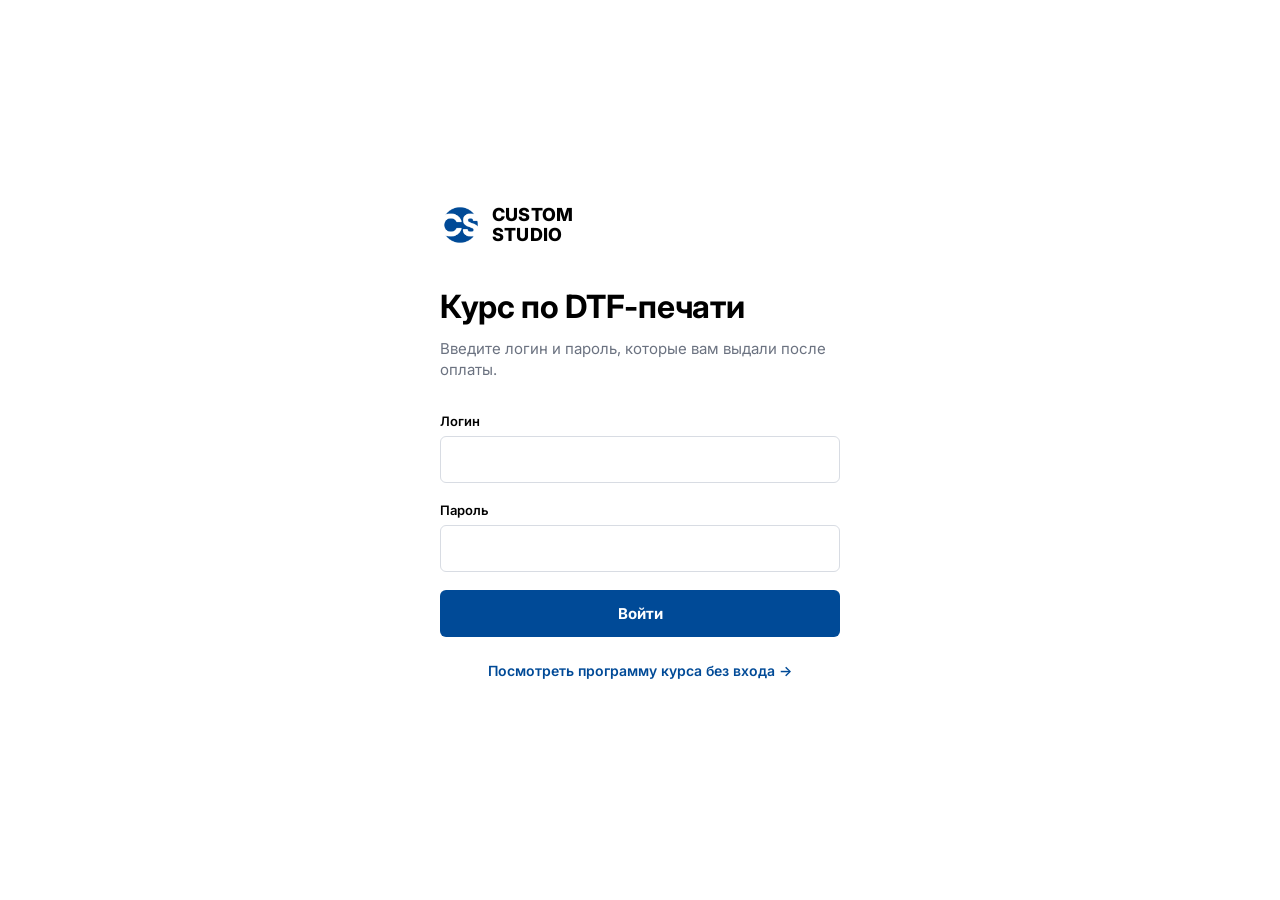
<file: index.html>
<!DOCTYPE html>
<html lang="ru">
<head>
<meta charset="UTF-8">
<meta name="viewport" content="width=device-width, initial-scale=1">
<title>Вход в курс — DTF-печать | Custom Studio</title>
<style>
@import url('https://fonts.googleapis.com/css2?family=Inter:wght@400;500;600;700;800&display=swap');

:root {
  --blue: #004A97;
  --black: #000000;
  --white: #FFFFFF;
  --blue-light: #E6EEF7;
  --grey: #6B7280;
}

* { box-sizing: border-box; }

html, body {
  margin: 0; padding: 0;
  background: var(--white);
  color: var(--black);
  font-family: 'Inter', Arial, sans-serif;
  line-height: 1.4;
}

.wrap {
  min-height: 100vh;
  display: flex;
  align-items: center;
  justify-content: center;
  padding: 24px;
}

.card {
  width: 100%;
  max-width: 400px;
}

.logo-row {
  display: flex;
  align-items: center;
  gap: 12px;
  margin-bottom: 40px;
}

.logo-mark {
  width: 40px;
  height: 40px;
  flex-shrink: 0;
  display: block;
}

.logo-word {
  font-weight: 800;
  font-size: 18px;
  letter-spacing: 0.01em;
  line-height: 1.1;
  text-transform: uppercase;
}

h1 {
  font-size: 32px;
  font-weight: 700;
  margin: 0 0 8px;
  letter-spacing: -0.01em;
}

.sub {
  color: var(--grey);
  font-size: 15px;
  margin: 0 0 32px;
}

label {
  display: block;
  font-size: 13px;
  font-weight: 600;
  color: var(--black);
  margin-bottom: 6px;
}

input[type="text"], input[type="password"] {
  width: 100%;
  border: 1.5px solid #D8DCE3;
  color: var(--black);
  padding: 13px 14px;
  border-radius: 6px;
  font-size: 15px;
  font-family: 'Inter', Arial, sans-serif;
  margin-bottom: 18px;
  background: var(--white);
}
input:focus {
  outline: none;
  border-color: var(--blue);
}

.btn {
  width: 100%;
  background: var(--blue);
  color: var(--white);
  border: none;
  padding: 14px;
  font-family: 'Inter', Arial, sans-serif;
  font-weight: 700;
  font-size: 15px;
  border-radius: 6px;
  cursor: pointer;
  transition: background 0.15s ease;
}
.btn:hover { background: #003b78; }

.error-msg {
  display: none;
  background: #FDECEC;
  color: #B42318;
  font-size: 13px;
  font-weight: 500;
  padding: 10px 12px;
  border-radius: 6px;
  margin: -8px 0 18px;
}
.error-msg.show { display: block; }

.demo-link {
  text-align: center;
  margin-top: 24px;
  font-size: 14px;
}
.demo-link a {
  color: var(--blue);
  font-weight: 600;
  text-decoration: none;
}
.demo-link a:hover { text-decoration: underline; }

:focus-visible { outline: 2px solid var(--blue); outline-offset: 2px; }
@media (prefers-reduced-motion: reduce) { * { transition: none !important; } }
</style>
</head>
<body>

<div class="wrap">
  <div class="card">
    <div class="logo-row">
      <span class="logo-mark"><img src="[data-uri]" alt="Custom Studio" style="width:100%;height:100%;object-fit:contain;"></span>
      <span class="logo-word">Custom<br>Studio</span>
    </div>

    <h1>Курс по DTF-печати</h1>
    <p class="sub">Введите логин и пароль, которые вам выдали после оплаты.</p>

    <form id="loginForm" autocomplete="off">
      <label for="login">Логин</label>
      <input type="text" id="login" name="login" autocomplete="username" required>

      <label for="password">Пароль</label>
      <input type="password" id="password" name="password" autocomplete="current-password" required>

      <p class="error-msg" id="errorMsg">Неверный логин или пароль. Проверьте данные и попробуйте ещё раз.</p>

      <button type="submit" class="btn">Войти</button>
    </form>

    <p class="demo-link"><a href="course.html">Посмотреть программу курса без входа →</a></p>
  </div>
</div>

<script>
const VALID_CREDENTIALS = [
  { login: 'student001', password: 'xaji0y6d' },
  { login: 'student002', password: 'pbhsahxt' },
  { login: 'student003', password: 'hv3a3zmf' },
  { login: 'student004', password: '8mdd4v30' },
  { login: 'student005', password: 't9nt3w5u' },
  { login: 'student006', password: 'zbikcidk' },
  { login: 'student007', password: 'wnnhj7xv' },
  { login: 'student008', password: 'g0fn9xuy' },
  { login: 'student009', password: '41ibljh7' },
  { login: 'student010', password: '5lxo6qji' },
  { login: 'student011', password: 'ujv6oh9s' },
  { login: 'student012', password: 'dbdw2pcn' },
  { login: 'student013', password: '9t84azyt' },
  { login: 'student014', password: 'jxepq85j' },
  { login: 'student015', password: 'sg65kxvf' },
  { login: 'student016', password: '1t2tala7' },
  { login: 'student017', password: '53lc58dr' },
  { login: 'student018', password: 'c11ertj5' },
  { login: 'student019', password: 'pht0hl9x' },
  { login: 'student020', password: 'pseimvih' },
  { login: 'student021', password: 'cwi64ciy' },
  { login: 'student022', password: 'he7ur23g' },
  { login: 'student023', password: 'dppq0y9d' },
  { login: 'student024', password: 'om5igqpk' },
  { login: 'student025', password: 'i7p5tb94' },
  { login: 'student026', password: '874frhoc' },
  { login: 'student027', password: 'n9j2qp89' },
  { login: 'student028', password: 'uzfk8ut0' },
  { login: 'student029', password: 'cvs4f8cg' },
  { login: 'student030', password: 'vyie6ivw' },
  { login: 'student031', password: 'pvs7hzio' },
  { login: 'student032', password: 'ykl1cq99' },
  { login: 'student033', password: 'chj755nf' },
  { login: 'student034', password: '4zw9xa3k' },
  { login: 'student035', password: 'x7eedtjv' },
  { login: 'student036', password: 'zhwjr64d' },
  { login: 'student037', password: 'pja1wj0t' },
  { login: 'student038', password: 'pac56t4u' },
  { login: 'student039', password: 'fel6246h' },
  { login: 'student040', password: 'id25owf7' },
  { login: 'student041', password: '5935a0l7' },
  { login: 'student042', password: '253j2d54' },
  { login: 'student043', password: 'i3qk2iag' },
  { login: 'student044', password: 'l58kxo9t' },
  { login: 'student045', password: '7e8g8jdp' },
  { login: 'student046', password: '0lvsnujz' },
  { login: 'student047', password: 'a7tz0ync' },
  { login: 'student048', password: 'xll4zklo' },
  { login: 'student049', password: 'okep7y6w' },
  { login: 'student050', password: 'ktakpuxq' },
  { login: 'student051', password: 'phr62gds' },
  { login: 'student052', password: 'wm31yiha' },
  { login: 'student053', password: 'ir4cowgz' },
  { login: 'student054', password: 'rixa11dp' },
  { login: 'student055', password: 'g8sbi4q2' },
  { login: 'student056', password: 'y9v86wzs' },
  { login: 'student057', password: '3t60rjiw' },
  { login: 'student058', password: '1swjckjl' },
  { login: 'student059', password: 'teiyzcot' },
  { login: 'student060', password: 'ohp6vz41' },
  { login: 'student061', password: 'nam148p0' },
  { login: 'student062', password: 'tvhhpbmy' },
  { login: 'student063', password: 'ofqewaou' },
  { login: 'student064', password: 'axeqbnhl' },
  { login: 'student065', password: '1n13jcat' },
  { login: 'student066', password: '9mx2x18h' },
  { login: 'student067', password: 'afeyuhz1' },
  { login: 'student068', password: 'gv0e38da' },
  { login: 'student069', password: 'ly8ozcyw' },
  { login: 'student070', password: 'd14ve92m' },
  { login: 'student071', password: 'pnsm43d8' },
  { login: 'student072', password: 'w3zp08j3' },
  { login: 'student073', password: 'trp0j43d' },
  { login: 'student074', password: '5iqvnb4g' },
  { login: 'student075', password: 'h2m5zja8' },
  { login: 'student076', password: 'dzr1yxr2' },
  { login: 'student077', password: 'dhylurtp' },
  { login: 'student078', password: '0lzjjege' },
  { login: 'student079', password: 't1ghr09s' },
  { login: 'student080', password: 'kdgigatj' },
  { login: 'student081', password: '9tze5r5u' },
  { login: 'student082', password: 'qpgb7r3o' },
  { login: 'student083', password: 'cwbfuk9e' },
  { login: 'student084', password: '1v2isqp4' },
  { login: 'student085', password: '9kwv08hh' },
  { login: 'student086', password: 'xfgcaqvk' },
  { login: 'student087', password: 'izzqy72w' },
  { login: 'student088', password: 'x7ptx63c' },
  { login: 'student089', password: 'fl0ukeyz' },
  { login: 'student090', password: '7srcbplj' },
  { login: 'student091', password: 'd84u89yj' },
  { login: 'student092', password: 'b1qx6gvw' },
  { login: 'student093', password: 'rdmly4ly' },
  { login: 'student094', password: 'k83tqll8' },
  { login: 'student095', password: 'os9xtogn' },
  { login: 'student096', password: '1w1ht7pz' },
  { login: 'student097', password: 'e9vifttd' },
  { login: 'student098', password: '96qe3rzs' },
  { login: 'student099', password: 'j49itn7s' },
  { login: 'student100', password: '55j2o7s3' },
];

if (sessionStorage.getItem('dtf_logged_in') === 'true') {
  window.location.href = 'course.html';
}

const form = document.getElementById('loginForm');
const errorMsg = document.getElementById('errorMsg');

form.addEventListener('submit', function (e) {
  e.preventDefault();
  const login = document.getElementById('login').value.trim();
  const password = document.getElementById('password').value.trim();
  const match = VALID_CREDENTIALS.some(c => c.login === login && c.password === password);

  if (match) {
    sessionStorage.setItem('dtf_logged_in', 'true');
    sessionStorage.setItem('dtf_user', login);
    window.location.href = 'course.html';
  } else {
    errorMsg.classList.add('show');
  }
});
</script>

</body>
</html>
</file>
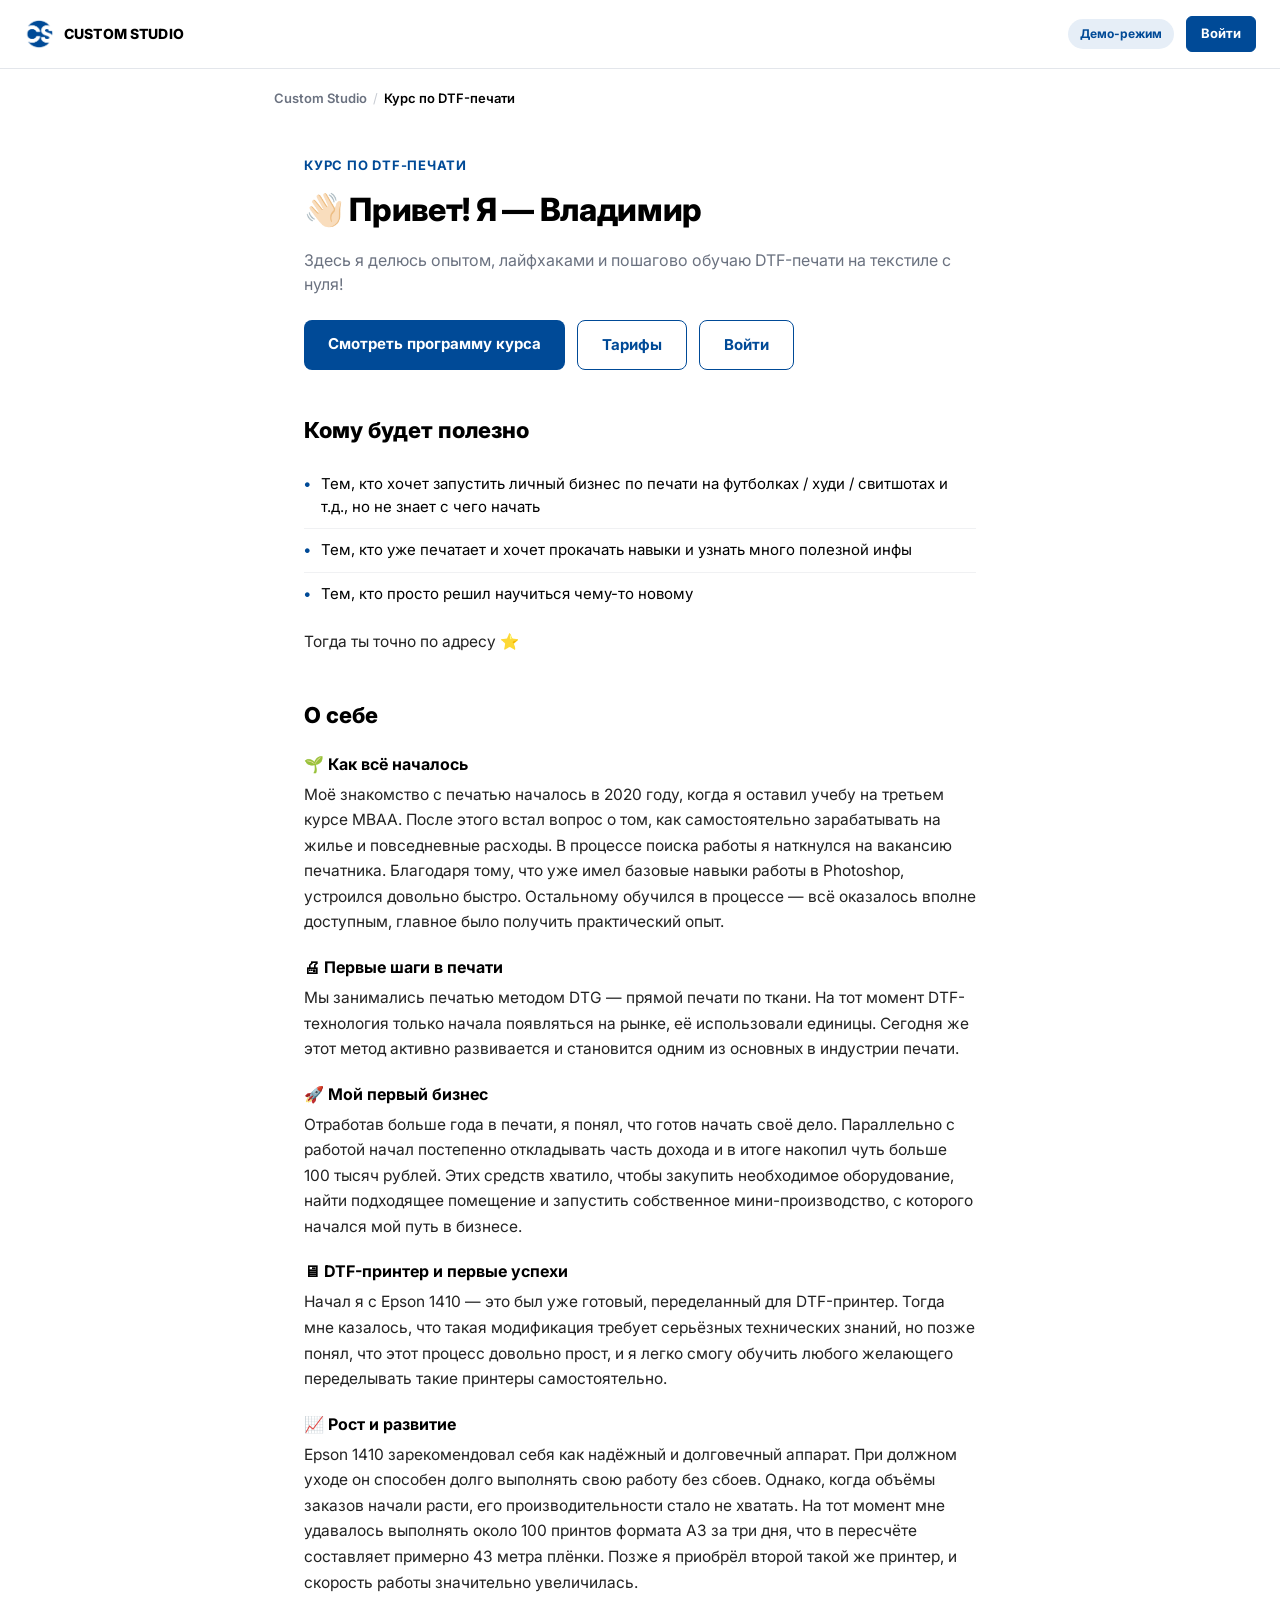
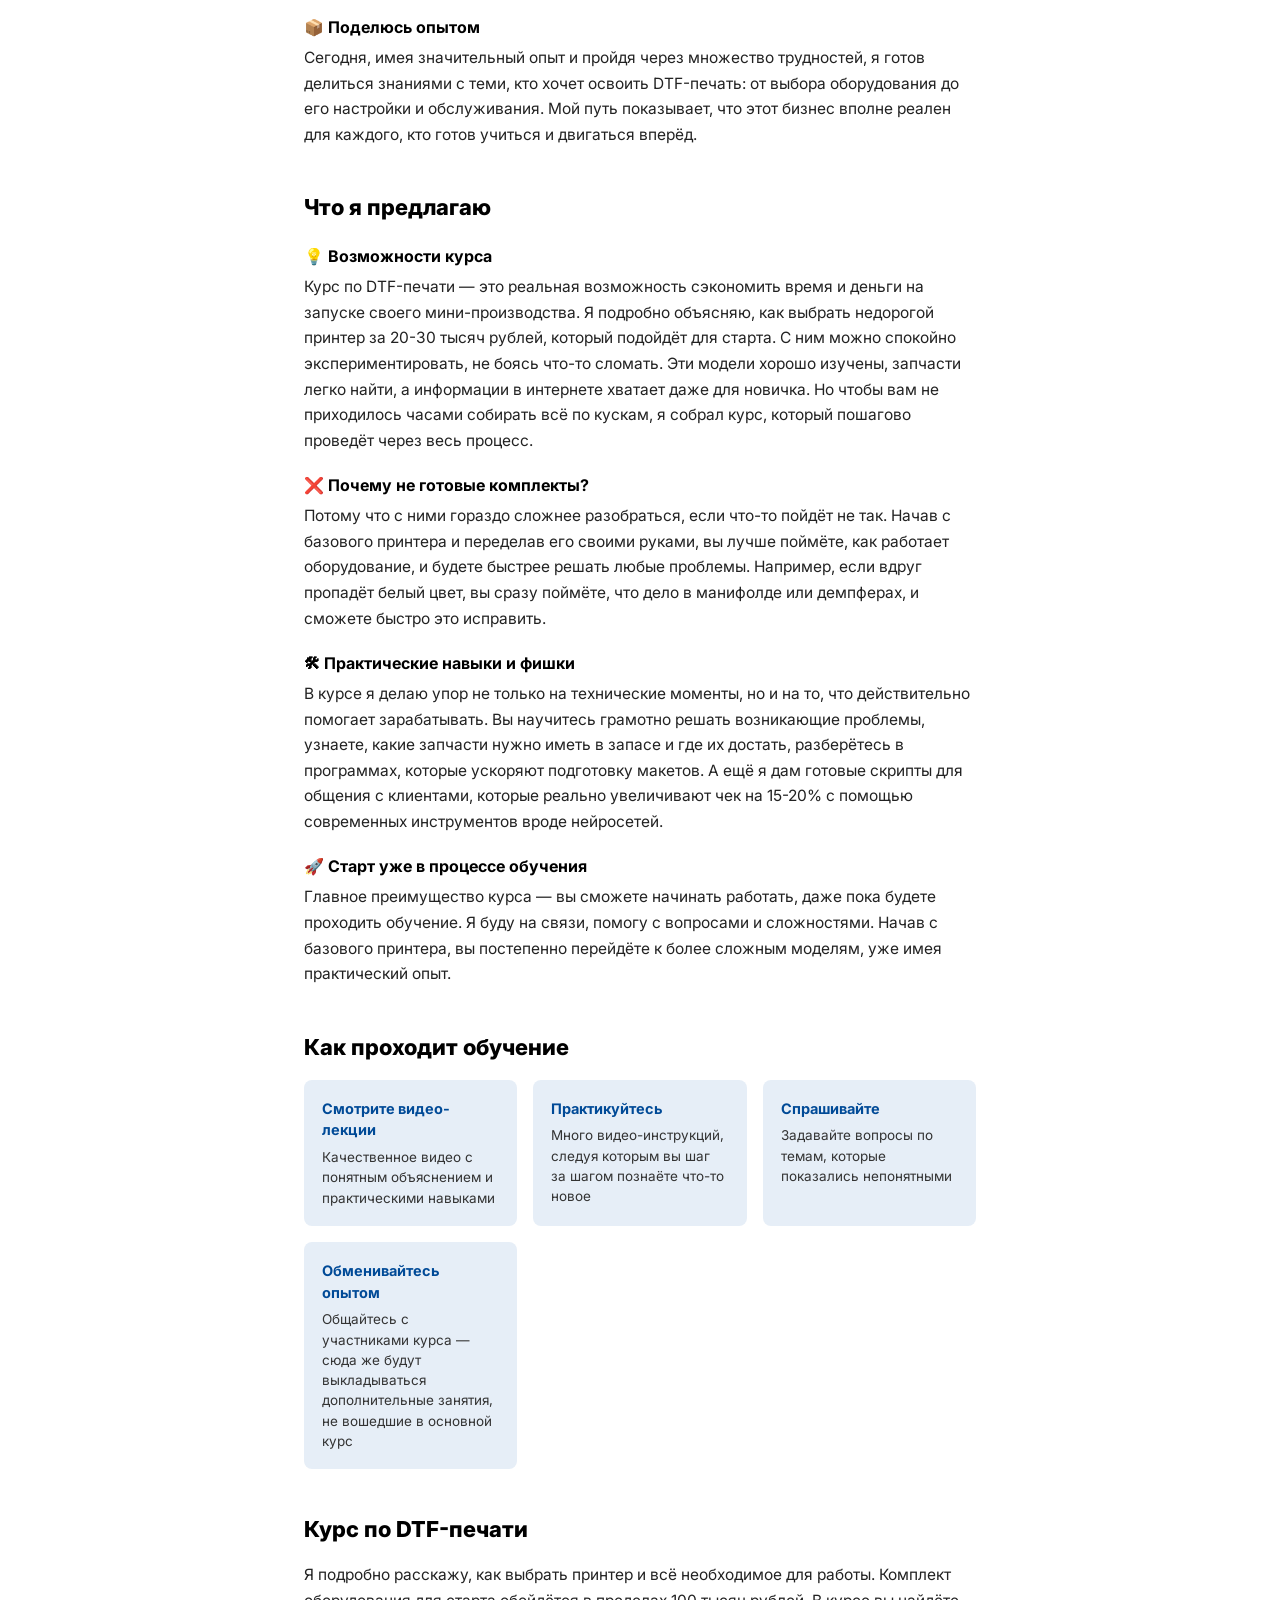
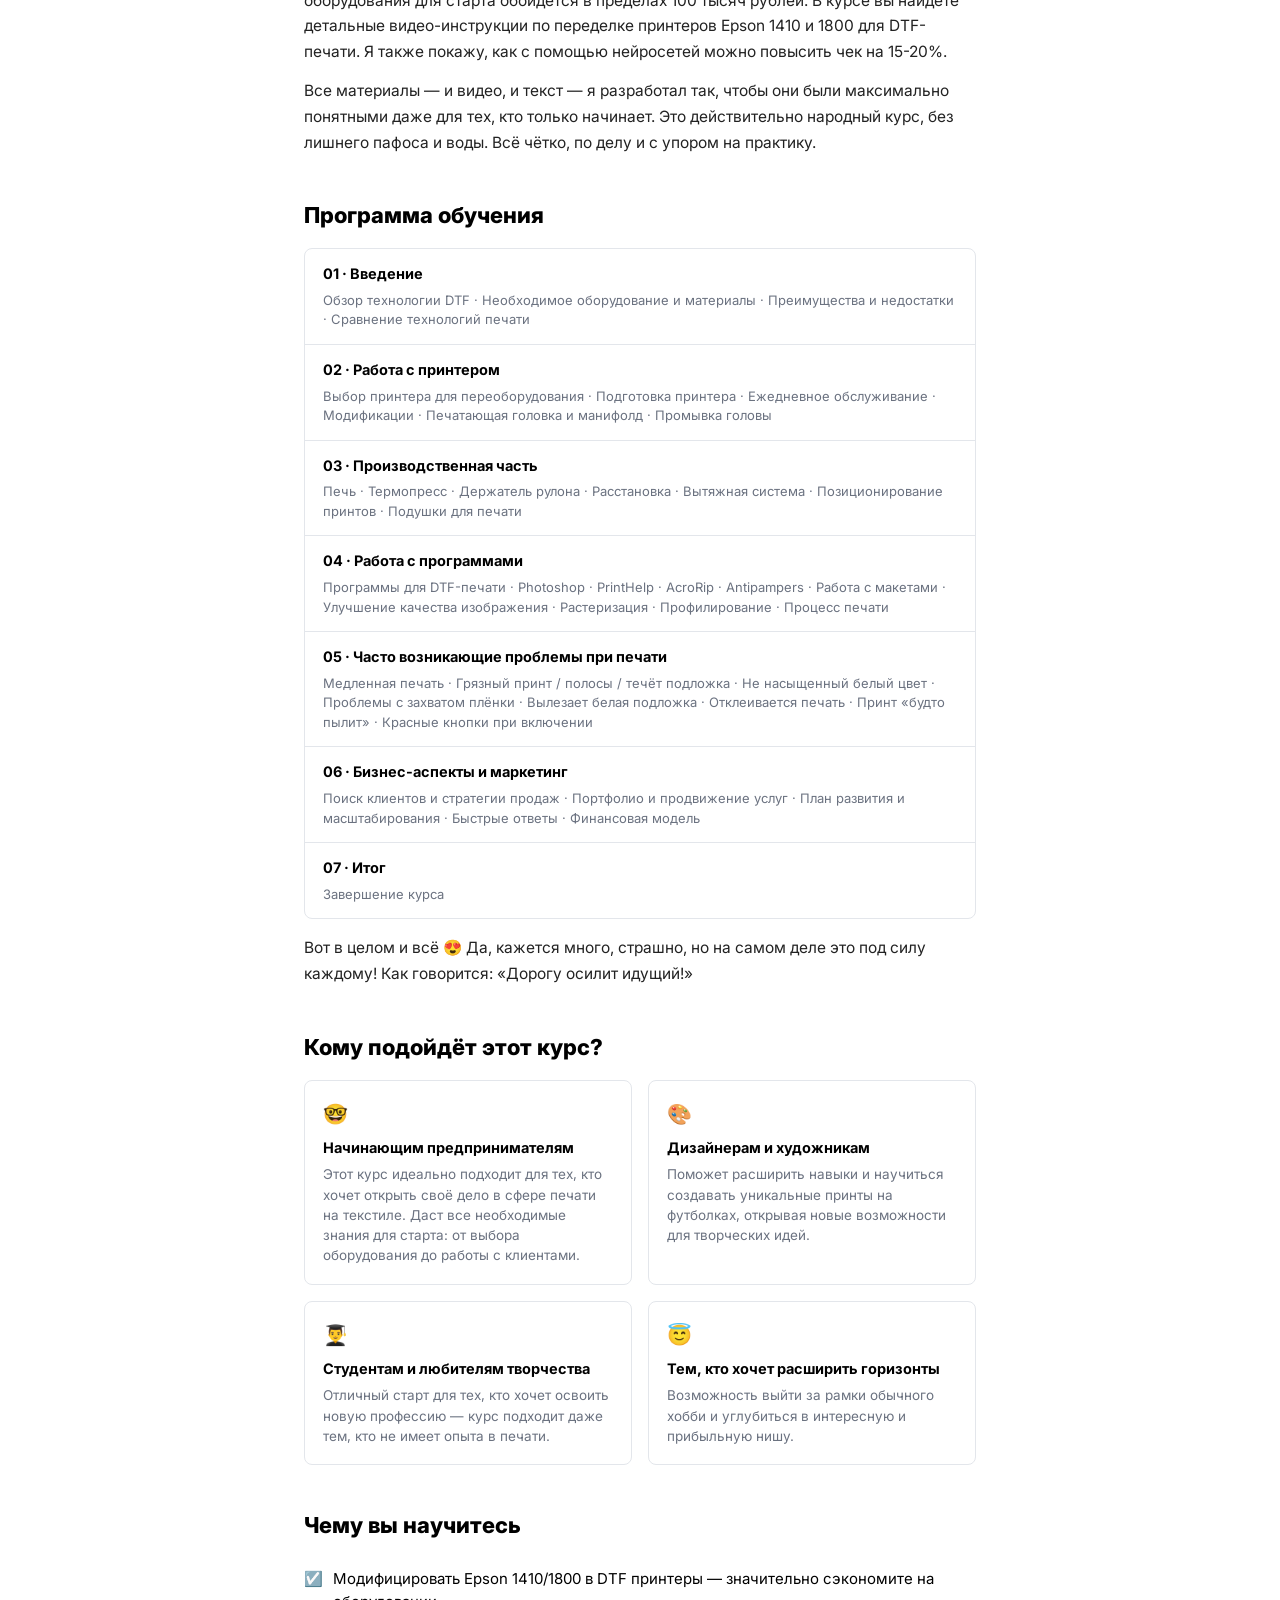
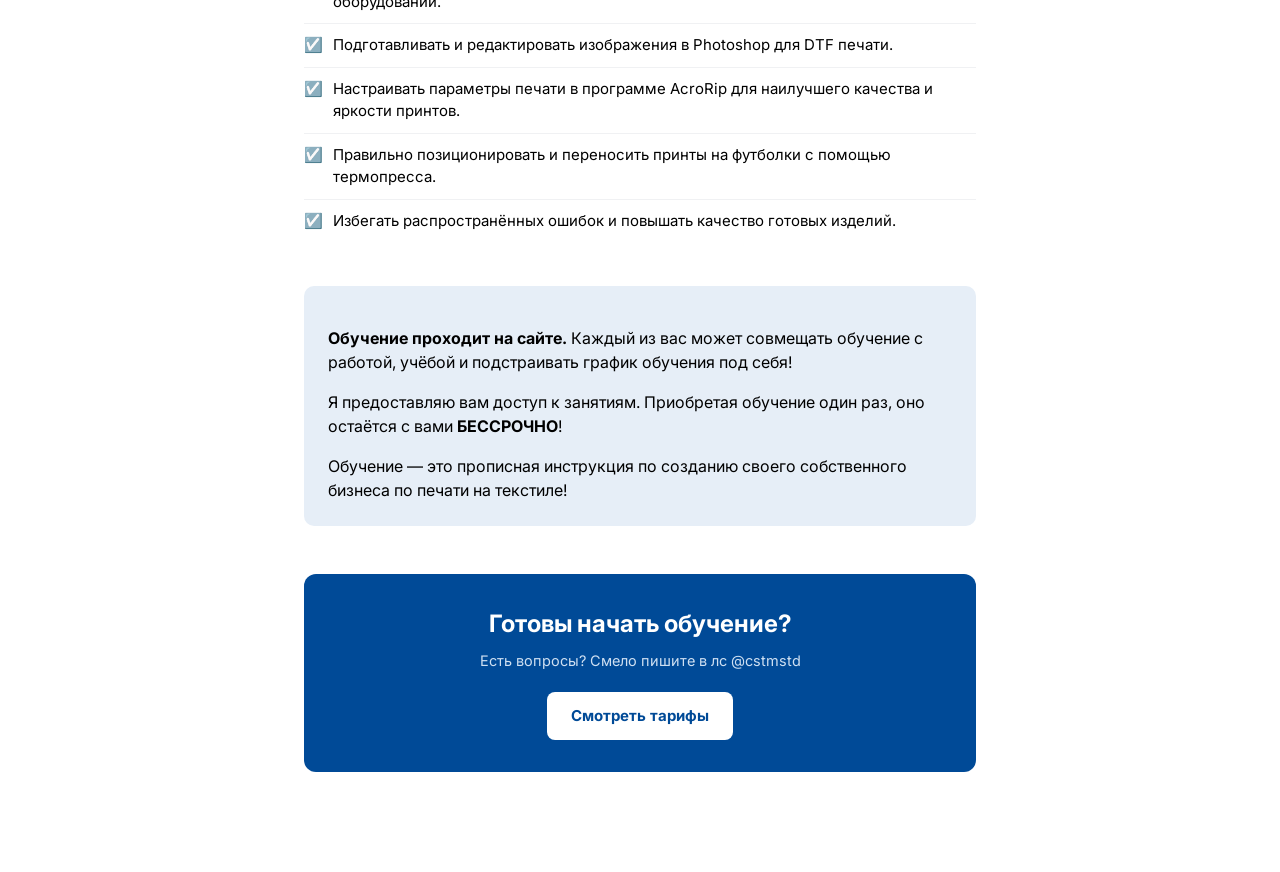
<file: about.html>
<!DOCTYPE html>
<html lang="ru">
<head>
<meta charset="UTF-8">
<meta name="viewport" content="width=device-width, initial-scale=1">
<title>Курс по DTF-печати — о курсе | Custom Studio</title>
<style>

@import url('https://fonts.googleapis.com/css2?family=Inter:wght@400;500;600;700;800&display=swap');
:root {
  --blue: #004A97;
  --blue-dark: #003b78;
  --black: #000000;
  --white: #FFFFFF;
  --blue-light: #E6EEF7;
  --grey: #6B7280;
  --border: #E3E6EB;
}
* { box-sizing: border-box; }
html, body { margin:0; padding:0; background:var(--white); color:var(--black); font-family:'Inter',Arial,sans-serif; line-height:1.5; }
a { color: inherit; }
:focus-visible { outline: 2px solid var(--blue); outline-offset: 2px; }
@media (prefers-reduced-motion: reduce) { * { transition: none !important; } }

.topbar { border-bottom: 1px solid var(--border); padding: 16px 24px; display:flex; align-items:center; justify-content:space-between; position:sticky; top:0; background:var(--white); z-index:20; }
.logo-link { display:flex; align-items:center; gap:10px; text-decoration:none; }
.logo-mark { width: 30px; height: 30px; display:block; }
.logo-word { font-weight:800; font-size:14px; text-transform:uppercase; letter-spacing:0.01em; color:var(--black); }

.pill { padding:6px 12px; border-radius:20px; font-size:12px; font-weight:700; }
.pill.demo { background: var(--blue-light); color: var(--blue); }
.pill.member { background:#E7F5EA; color:#1A7A3A; }
.auth-status { display:flex; align-items:center; gap:12px; font-size:13px; font-weight:600; }

.btn-small { border:1.5px solid var(--blue); color:var(--blue); background:none; padding:7px 14px; border-radius:6px; font-family:'Inter',Arial,sans-serif; font-weight:700; font-size:13px; cursor:pointer; text-decoration:none; display:inline-block; }
.btn-small:hover { background: var(--blue-light); }
.btn-small.solid { background: var(--blue); color: var(--white); }
.btn-small.solid:hover { background: var(--blue-dark); }

.breadcrumbs { max-width: 780px; margin: 0 auto; padding: 20px 24px 0; font-size: 13px; color: var(--grey); display:flex; align-items:center; gap:6px; flex-wrap:wrap; }
.breadcrumbs a { color: var(--grey); text-decoration:none; font-weight:600; }
.breadcrumbs a:hover { color: var(--blue); }
.breadcrumbs .current { color: var(--black); font-weight:600; }
.breadcrumbs .sep { color: #C7CBD2; }


.shell { max-width: 720px; margin: 0 auto; padding: 24px 24px 100px; }

.hero { margin: 24px 0 40px; }
.hero-eyebrow { color: var(--blue); font-weight: 700; font-size: 13px; text-transform: uppercase; letter-spacing: 0.06em; margin-bottom: 10px; }
.hero h1 { font-size: 32px; font-weight: 800; margin: 0 0 14px; letter-spacing: -0.01em; }
.hero p { font-size: 16px; color: var(--grey); margin: 0; }

.cta-row { display:flex; gap: 12px; margin-top: 24px; flex-wrap: wrap; }
.btn-big { padding: 13px 24px; border-radius: 8px; font-weight: 700; font-size: 15px; text-decoration:none; display:inline-block; }
.btn-big.solid { background: var(--blue); color: var(--white); }
.btn-big.solid:hover { background: var(--blue-dark); }
.btn-big.outline { border: 1.5px solid var(--blue); color: var(--blue); }
.btn-big.outline:hover { background: var(--blue-light); }

.section { margin: 44px 0; }
.section h2 { font-size: 22px; font-weight: 800; margin: 0 0 16px; }
.section p { font-size: 15.5px; line-height: 1.65; color: #222; margin: 0 0 14px; }
.section h3 { font-size: 16px; font-weight: 700; margin: 20px 0 6px; }

.audience-grid { display: grid; grid-template-columns: repeat(auto-fit, minmax(240px, 1fr)); gap: 16px; margin-top: 8px; }
.audience-card { border: 1px solid var(--border); border-radius: 8px; padding: 18px; }
.audience-card .emoji { font-size: 20px; margin-bottom: 8px; }
.audience-card h4 { font-size: 14.5px; font-weight: 700; margin: 0 0 6px; }
.audience-card p { font-size: 13.5px; color: var(--grey); margin: 0; line-height: 1.5; }

.skill-list { list-style: none; margin: 0; padding: 0; }
.skill-list li { display: flex; gap: 10px; padding: 10px 0; border-bottom: 1px solid #F0F1F3; font-size: 15px; }
.skill-list li:last-child { border-bottom: none; }
.skill-check { color: var(--blue); font-weight: 800; flex-shrink: 0; }

.how-grid { display: grid; grid-template-columns: repeat(auto-fit, minmax(200px, 1fr)); gap: 16px; }
.how-card { background: var(--blue-light); border-radius: 8px; padding: 18px; }
.how-card h4 { font-size: 14.5px; font-weight: 700; margin: 0 0 6px; color: var(--blue); }
.how-card p { font-size: 13.5px; color: #333; margin: 0; line-height: 1.5; }

.program-list { border: 1px solid var(--border); border-radius: 8px; overflow: hidden; }
.program-chapter { padding: 14px 18px; border-bottom: 1px solid var(--border); }
.program-chapter:last-child { border-bottom: none; }
.program-chapter h4 { font-size: 14.5px; font-weight: 700; margin: 0 0 6px; }
.program-chapter p { font-size: 13px; color: var(--grey); margin: 0; line-height: 1.5; }

.founder-quote { background: var(--blue-light); border-radius: 10px; padding: 24px; margin: 20px 0; }
.founder-quote p:last-child { margin-bottom: 0; }

.bottom-cta { background: var(--blue); border-radius: 12px; padding: 32px 28px; text-align:center; margin-top: 48px; }
.bottom-cta h2 { color: var(--white); margin: 0 0 8px; }
.bottom-cta p { color: #CFE0F2; margin: 0 0 20px; font-size: 14.5px; }
.bottom-cta .btn-big.solid { background: var(--white); color: var(--blue); }
.bottom-cta .btn-big.solid:hover { background: #EEF3F9; }
</style>
</head>
<body>

<div class="topbar">
  <a href="index.html" class="logo-link">
    <span class="logo-mark"><img src="[data-uri]" alt="Custom Studio" style="width:100%;height:100%;object-fit:contain;"></span>
    <span class="logo-word">Custom Studio</span>
  </a>
  <div class="auth-status" id="authStatus"></div>
</div>

<div class="breadcrumbs">
  <a href="index.html">Custom Studio</a>
  <span class="sep">/</span>
  <span class="current">Курс по DTF-печати</span>
</div>

<div class="shell">

  <div class="hero">
    <div class="hero-eyebrow">Курс по DTF-печати</div>
    <h1>👋🏻 Привет! Я — Владимир</h1>
    <p>Здесь я делюсь опытом, лайфхаками и пошагово обучаю DTF-печати на текстиле с нуля!</p>
    <div class="cta-row">
      <a href="course.html" class="btn-big solid">Смотреть программу курса</a>
      <a href="pricing.html" class="btn-big outline">Тарифы</a>
      <a href="login.html" class="btn-big outline">Войти</a>
    </div>
  </div>

  <div class="section">
    <h2>Кому будет полезно</h2>
    <ul class="skill-list">
      <li><span class="skill-check">•</span> Тем, кто хочет запустить личный бизнес по печати на футболках / худи / свитшотах и т.д., но не знает с чего начать</li>
      <li><span class="skill-check">•</span> Тем, кто уже печатает и хочет прокачать навыки и узнать много полезной инфы</li>
      <li><span class="skill-check">•</span> Тем, кто просто решил научиться чему-то новому</li>
    </ul>
    <p style="margin-top:14px;">Тогда ты точно по адресу ⭐️</p>
  </div>

  <div class="section">
    <h2>О себе</h2>

    <h3>🌱 Как всё началось</h3>
    <p>Моё знакомство с печатью началось в 2020 году, когда я оставил учебу на третьем курсе МВАА. После этого встал вопрос о том, как самостоятельно зарабатывать на жилье и повседневные расходы. В процессе поиска работы я наткнулся на вакансию печатника. Благодаря тому, что уже имел базовые навыки работы в Photoshop, устроился довольно быстро. Остальному обучился в процессе — всё оказалось вполне доступным, главное было получить практический опыт.</p>

    <h3>🖨 Первые шаги в печати</h3>
    <p>Мы занимались печатью методом DTG — прямой печати по ткани. На тот момент DTF-технология только начала появляться на рынке, её использовали единицы. Сегодня же этот метод активно развивается и становится одним из основных в индустрии печати.</p>

    <h3>🚀 Мой первый бизнес</h3>
    <p>Отработав больше года в печати, я понял, что готов начать своё дело. Параллельно с работой начал постепенно откладывать часть дохода и в итоге накопил чуть больше 100 тысяч рублей. Этих средств хватило, чтобы закупить необходимое оборудование, найти подходящее помещение и запустить собственное мини-производство, с которого начался мой путь в бизнесе.</p>

    <h3>🖥 DTF-принтер и первые успехи</h3>
    <p>Начал я с Epson 1410 — это был уже готовый, переделанный для DTF-принтер. Тогда мне казалось, что такая модификация требует серьёзных технических знаний, но позже понял, что этот процесс довольно прост, и я легко смогу обучить любого желающего переделывать такие принтеры самостоятельно.</p>

    <h3>📈 Рост и развитие</h3>
    <p>Epson 1410 зарекомендовал себя как надёжный и долговечный аппарат. При должном уходе он способен долго выполнять свою работу без сбоев. Однако, когда объёмы заказов начали расти, его производительности стало не хватать. На тот момент мне удавалось выполнять около 100 принтов формата А3 за три дня, что в пересчёте составляет примерно 43 метра плёнки. Позже я приобрёл второй такой же принтер, и скорость работы значительно увеличилась.</p>

    <h3>📦 Поделюсь опытом</h3>
    <p>Сегодня, имея значительный опыт и пройдя через множество трудностей, я готов делиться знаниями с теми, кто хочет освоить DTF-печать: от выбора оборудования до его настройки и обслуживания. Мой путь показывает, что этот бизнес вполне реален для каждого, кто готов учиться и двигаться вперёд.</p>
  </div>

  <div class="section">
    <h2>Что я предлагаю</h2>

    <h3>💡 Возможности курса</h3>
    <p>Курс по DTF-печати — это реальная возможность сэкономить время и деньги на запуске своего мини-производства. Я подробно объясняю, как выбрать недорогой принтер за 20-30 тысяч рублей, который подойдёт для старта. С ним можно спокойно экспериментировать, не боясь что-то сломать. Эти модели хорошо изучены, запчасти легко найти, а информации в интернете хватает даже для новичка. Но чтобы вам не приходилось часами собирать всё по кускам, я собрал курс, который пошагово проведёт через весь процесс.</p>

    <h3>❌ Почему не готовые комплекты?</h3>
    <p>Потому что с ними гораздо сложнее разобраться, если что-то пойдёт не так. Начав с базового принтера и переделав его своими руками, вы лучше поймёте, как работает оборудование, и будете быстрее решать любые проблемы. Например, если вдруг пропадёт белый цвет, вы сразу поймёте, что дело в манифолде или демпферах, и сможете быстро это исправить.</p>

    <h3>🛠 Практические навыки и фишки</h3>
    <p>В курсе я делаю упор не только на технические моменты, но и на то, что действительно помогает зарабатывать. Вы научитесь грамотно решать возникающие проблемы, узнаете, какие запчасти нужно иметь в запасе и где их достать, разберётесь в программах, которые ускоряют подготовку макетов. А ещё я дам готовые скрипты для общения с клиентами, которые реально увеличивают чек на 15-20% с помощью современных инструментов вроде нейросетей.</p>

    <h3>🚀 Старт уже в процессе обучения</h3>
    <p>Главное преимущество курса — вы сможете начинать работать, даже пока будете проходить обучение. Я буду на связи, помогу с вопросами и сложностями. Начав с базового принтера, вы постепенно перейдёте к более сложным моделям, уже имея практический опыт.</p>
  </div>

  <div class="section">
    <h2>Как проходит обучение</h2>
    <div class="how-grid">
      <div class="how-card"><h4>Смотрите видео-лекции</h4><p>Качественное видео с понятным объяснением и практическими навыками</p></div>
      <div class="how-card"><h4>Практикуйтесь</h4><p>Много видео-инструкций, следуя которым вы шаг за шагом познаёте что-то новое</p></div>
      <div class="how-card"><h4>Спрашивайте</h4><p>Задавайте вопросы по темам, которые показались непонятными</p></div>
      <div class="how-card"><h4>Обменивайтесь опытом</h4><p>Общайтесь с участниками курса — сюда же будут выкладываться дополнительные занятия, не вошедшие в основной курс</p></div>
    </div>
  </div>

  <div class="section">
    <h2>Курс по DTF-печати</h2>
    <p>Я подробно расскажу, как выбрать принтер и всё необходимое для работы. Комплект оборудования для старта обойдётся в пределах 100 тысяч рублей. В курсе вы найдёте детальные видео-инструкции по переделке принтеров Epson 1410 и 1800 для DTF-печати. Я также покажу, как с помощью нейросетей можно повысить чек на 15-20%.</p>
    <p>Все материалы — и видео, и текст — я разработал так, чтобы они были максимально понятными даже для тех, кто только начинает. Это действительно народный курс, без лишнего пафоса и воды. Всё чётко, по делу и с упором на практику.</p>
  </div>

  <div class="section">
    <h2>Программа обучения</h2>
    <div class="program-list">
      <div class="program-chapter"><h4>01 · Введение</h4><p>Обзор технологии DTF · Необходимое оборудование и материалы · Преимущества и недостатки · Сравнение технологий печати</p></div>
      <div class="program-chapter"><h4>02 · Работа с принтером</h4><p>Выбор принтера для переоборудования · Подготовка принтера · Ежедневное обслуживание · Модификации · Печатающая головка и манифолд · Промывка головы</p></div>
      <div class="program-chapter"><h4>03 · Производственная часть</h4><p>Печь · Термопресс · Держатель рулона · Расстановка · Вытяжная система · Позиционирование принтов · Подушки для печати</p></div>
      <div class="program-chapter"><h4>04 · Работа с программами</h4><p>Программы для DTF-печати · Photoshop · PrintHelp · AcroRip · Antipampers · Работа с макетами · Улучшение качества изображения · Растеризация · Профилирование · Процесс печати</p></div>
      <div class="program-chapter"><h4>05 · Часто возникающие проблемы при печати</h4><p>Медленная печать · Грязный принт / полосы / течёт подложка · Не насыщенный белый цвет · Проблемы с захватом плёнки · Вылезает белая подложка · Отклеивается печать · Принт «будто пылит» · Красные кнопки при включении</p></div>
      <div class="program-chapter"><h4>06 · Бизнес-аспекты и маркетинг</h4><p>Поиск клиентов и стратегии продаж · Портфолио и продвижение услуг · План развития и масштабирования · Быстрые ответы · Финансовая модель</p></div>
      <div class="program-chapter"><h4>07 · Итог</h4><p>Завершение курса</p></div>
    </div>
    <p style="margin-top:16px;">Вот в целом и всё 😍 Да, кажется много, страшно, но на самом деле это под силу каждому! Как говорится: «Дорогу осилит идущий!»</p>
  </div>

  <div class="section">
    <h2>Кому подойдёт этот курс?</h2>
    <div class="audience-grid">
      <div class="audience-card"><div class="emoji">🤓</div><h4>Начинающим предпринимателям</h4><p>Этот курс идеально подходит для тех, кто хочет открыть своё дело в сфере печати на текстиле. Даст все необходимые знания для старта: от выбора оборудования до работы с клиентами.</p></div>
      <div class="audience-card"><div class="emoji">🎨</div><h4>Дизайнерам и художникам</h4><p>Поможет расширить навыки и научиться создавать уникальные принты на футболках, открывая новые возможности для творческих идей.</p></div>
      <div class="audience-card"><div class="emoji">👨‍🎓</div><h4>Студентам и любителям творчества</h4><p>Отличный старт для тех, кто хочет освоить новую профессию — курс подходит даже тем, кто не имеет опыта в печати.</p></div>
      <div class="audience-card"><div class="emoji">😇</div><h4>Тем, кто хочет расширить горизонты</h4><p>Возможность выйти за рамки обычного хобби и углубиться в интересную и прибыльную нишу.</p></div>
    </div>
  </div>

  <div class="section">
    <h2>Чему вы научитесь</h2>
    <ul class="skill-list">
      <li><span class="skill-check">☑️</span> Модифицировать Epson 1410/1800 в DTF принтеры — значительно сэкономите на оборудовании.</li>
      <li><span class="skill-check">☑️</span> Подготавливать и редактировать изображения в Photoshop для DTF печати.</li>
      <li><span class="skill-check">☑️</span> Настраивать параметры печати в программе AcroRip для наилучшего качества и яркости принтов.</li>
      <li><span class="skill-check">☑️</span> Правильно позиционировать и переносить принты на футболки с помощью термопресса.</li>
      <li><span class="skill-check">☑️</span> Избегать распространённых ошибок и повышать качество готовых изделий.</li>
    </ul>
  </div>

  <div class="founder-quote">
    <p><strong>Обучение проходит на сайте.</strong> Каждый из вас может совмещать обучение с работой, учёбой и подстраивать график обучения под себя!</p>
    <p>Я предоставляю вам доступ к занятиям. Приобретая обучение один раз, оно остаётся с вами <strong>БЕССРОЧНО</strong>!</p>
    <p>Обучение — это прописная инструкция по созданию своего собственного бизнеса по печати на текстиле!</p>
  </div>

  <div class="bottom-cta">
    <h2>Готовы начать обучение?</h2>
    <p>Есть вопросы? Смело пишите в лс @cstmstd</p>
    <a href="pricing.html" class="btn-big solid">Смотреть тарифы</a>
  </div>

</div>

<script>
const isLoggedIn = sessionStorage.getItem('dtf_logged_in') === 'true';
const authStatus = document.getElementById('authStatus');
authStatus.innerHTML = isLoggedIn
  ? '<span class="pill member">Вы вошли</span><button class="btn-small" id="logoutBtn">Выйти</button>'
  : '<span class="pill demo">Демо-режим</span><a href="login.html" class="btn-small solid">Войти</a>';
setTimeout(() => {
  const btn = document.getElementById('logoutBtn');
  if (btn) btn.addEventListener('click', () => {
    sessionStorage.removeItem('dtf_logged_in');
    sessionStorage.removeItem('dtf_user');
    window.location.reload();
  });
}, 0);
</script>

</body>
</html>
</file>
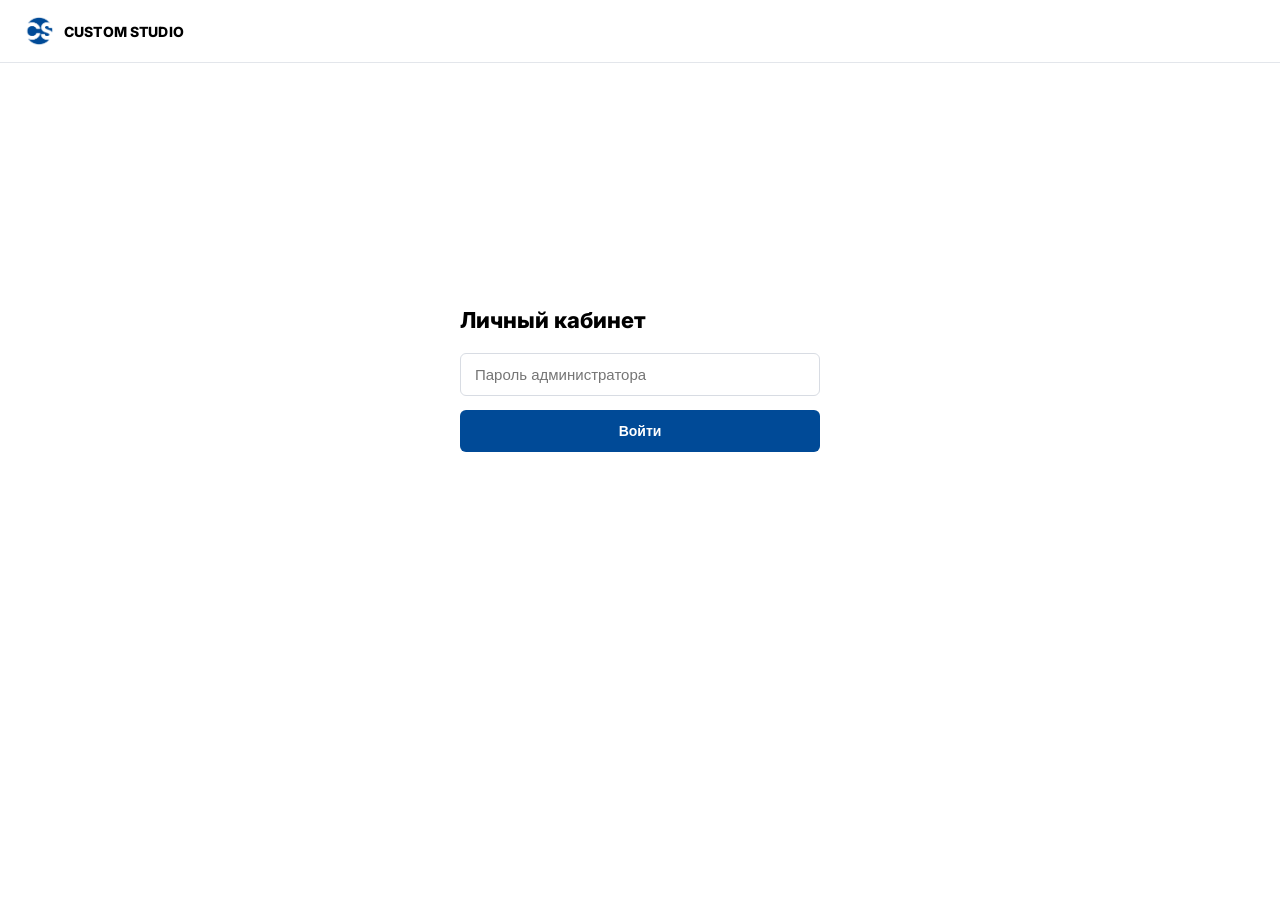
<file: admin.html>
<!DOCTYPE html>
<html lang="ru">
<head>
<meta charset="UTF-8">
<meta name="viewport" content="width=device-width, initial-scale=1">
<title>Личный кабинет | Custom Studio</title>
<style>

@import url('https://fonts.googleapis.com/css2?family=Inter:wght@400;500;600;700;800&display=swap');
:root {
  --blue: #004A97;
  --blue-dark: #003b78;
  --black: #000000;
  --white: #FFFFFF;
  --blue-light: #E6EEF7;
  --grey: #6B7280;
  --border: #E3E6EB;
}
* { box-sizing: border-box; }
html, body { margin:0; padding:0; background:var(--white); color:var(--black); font-family:'Inter',Arial,sans-serif; line-height:1.5; }
a { color: inherit; }
:focus-visible { outline: 2px solid var(--blue); outline-offset: 2px; }
@media (prefers-reduced-motion: reduce) { * { transition: none !important; } }

.topbar { border-bottom: 1px solid var(--border); padding: 16px 24px; display:flex; align-items:center; justify-content:space-between; position:sticky; top:0; background:var(--white); z-index:20; }
.logo-link { display:flex; align-items:center; gap:10px; text-decoration:none; }
.logo-mark { width: 30px; height: 30px; display:block; }
.logo-word { font-weight:800; font-size:14px; text-transform:uppercase; letter-spacing:0.01em; color:var(--black); }

.pill { padding:6px 12px; border-radius:20px; font-size:12px; font-weight:700; }
.pill.demo { background: var(--blue-light); color: var(--blue); }
.pill.member { background:#E7F5EA; color:#1A7A3A; }
.auth-status { display:flex; align-items:center; gap:12px; font-size:13px; font-weight:600; }

.btn-small { border:1.5px solid var(--blue); color:var(--blue); background:none; padding:7px 14px; border-radius:6px; font-family:'Inter',Arial,sans-serif; font-weight:700; font-size:13px; cursor:pointer; text-decoration:none; display:inline-block; }
.btn-small:hover { background: var(--blue-light); }
.btn-small.solid { background: var(--blue); color: var(--white); }
.btn-small.solid:hover { background: var(--blue-dark); }

.breadcrumbs { max-width: 780px; margin: 0 auto; padding: 20px 24px 0; font-size: 13px; color: var(--grey); display:flex; align-items:center; gap:6px; flex-wrap:wrap; }
.breadcrumbs a { color: var(--grey); text-decoration:none; font-weight:600; }
.breadcrumbs a:hover { color: var(--blue); }
.breadcrumbs .current { color: var(--black); font-weight:600; }
.breadcrumbs .sep { color: #C7CBD2; }


.shell { max-width: 760px; margin: 0 auto; padding: 24px 24px 100px; }

/* --- Password gate --- */
.gate-wrap { min-height: 70vh; display:flex; align-items:center; justify-content:center; padding: 24px; }
.gate-card { width: 100%; max-width: 360px; }
.gate-card h1 { font-size: 22px; font-weight: 800; margin: 0 0 16px; }
.gate-card input { width:100%; border:1.5px solid #D8DCE3; padding:12px 14px; border-radius:6px; font-size:15px; margin-bottom:14px; }
.gate-card .btn { width:100%; background:var(--blue); color:var(--white); border:none; padding:13px; font-weight:700; font-size:14px; border-radius:6px; cursor:pointer; }
.gate-error { display:none; color:#B42318; font-size:13px; margin-bottom:12px; }
.gate-error.show { display:block; }

/* --- Config warning --- */
.config-warn { background:#FFF4E5; color:#93610C; font-size:13px; padding:14px 16px; border-radius:8px; margin: 20px 0; line-height:1.5; }
.config-warn code { background: rgba(0,0,0,0.06); padding: 1px 5px; border-radius:4px; }

/* --- Admin room --- */
.hero { margin: 20px 0 28px; }
.hero h1 { font-size: 26px; font-weight: 800; margin: 0 0 8px; }
.hero p { color: var(--grey); font-size: 14px; margin: 0; }

.card-block { border: 1px solid var(--border); border-radius: 10px; padding: 22px; margin-bottom: 24px; }
.card-block h2 { font-size: 16px; font-weight: 700; margin: 0 0 16px; }

label { display:block; font-size: 12.5px; font-weight: 600; margin-bottom: 5px; margin-top: 12px; }
label:first-child { margin-top: 0; }
input[type="text"], input[type="email"], select { width:100%; border:1.5px solid #D8DCE3; padding:10px 12px; border-radius:6px; font-size:14px; font-family:'Inter',Arial,sans-serif; }

.entry-picker { display:none; margin-top: 12px; max-height: 240px; overflow-y:auto; border:1px solid var(--border); border-radius:6px; padding: 10px 14px; }
.entry-picker.show { display:block; }
.entry-picker h4 { font-size: 12.5px; font-weight:700; color:var(--blue); margin: 10px 0 4px; }
.entry-picker h4:first-child { margin-top:0; }
.entry-check { display:flex; align-items:center; gap:8px; padding:5px 0; font-size:13px; }

.submit-btn { margin-top: 18px; width:100%; background:var(--blue); color:var(--white); border:none; padding:12px; font-weight:700; font-size:14px; border-radius:6px; cursor:pointer; }
.submit-btn:hover { background:var(--blue-dark); }
.submit-btn:disabled { background:#C7CBD2; cursor:not-allowed; }

.result-box { display:none; margin-top:16px; background: var(--blue-light); border-radius:8px; padding:16px; font-size:13.5px; }
.result-box.show { display:block; }
.result-box .row { margin-bottom: 6px; }
.result-box strong { color: var(--blue); }

table { width:100%; border-collapse: collapse; font-size: 13px; }
th, td { text-align:left; padding: 8px 10px; border-bottom: 1px solid var(--border); }
th { color: var(--grey); font-weight:600; font-size:11.5px; text-transform:uppercase; letter-spacing:0.03em; }
.tier-tag { font-size:11px; font-weight:700; padding:2px 7px; border-radius:4px; background:var(--blue-light); color:var(--blue); }
.loading-text { color: var(--grey); font-size: 13px; padding: 12px 0; }
.refresh-btn { background:none; border:1px solid var(--border); color:var(--grey); font-size:12px; padding:6px 12px; border-radius:6px; cursor:pointer; font-family:'Inter',Arial,sans-serif; font-weight:600; }
.refresh-btn:hover { border-color: var(--blue); color: var(--blue); }
</style>
</head>
<body>

<div class="topbar">
  <a href="index.html" class="logo-link">
    <span class="logo-mark"><img src="[data-uri]" alt="Custom Studio" style="width:100%;height:100%;object-fit:contain;"></span>
    <span class="logo-word">Custom Studio</span>
  </a>
  <a href="index.html" id="adminLogoutLink" style="display:none; font-size:13px; font-weight:600; color:var(--grey); text-decoration:none; border:1px solid var(--border); padding:6px 12px; border-radius:6px;" onclick="sessionStorage.removeItem('dtf_owner'); sessionStorage.removeItem('dtf_logged_in'); sessionStorage.removeItem('dtf_tier'); sessionStorage.removeItem('dtf_access');">Выйти</a>
</div>

<!-- Password gate -->
<div class="gate-wrap" id="gateWrap">
  <div class="gate-card">
    <h1>Личный кабинет</h1>
    <p class="gate-error" id="gateError">Неверный пароль.</p>
    <input type="password" id="adminPasswordInput" placeholder="Пароль администратора">
    <button class="btn" id="gateBtn">Войти</button>
  </div>
</div>

<!-- Admin room (hidden until password correct) -->
<div class="shell" id="adminRoom" style="display:none;">
  <div class="hero">
    <h1>Личный кабинет</h1>
    <p>Выдача доступа клиентам курса по DTF-печати.</p>
  </div>

  <div id="configWarnSlot"></div>

  <div class="card-block">
    <h2>Выдать новый доступ</h2>

    <label for="clientName">Имя клиента</label>
    <input type="text" id="clientName" placeholder="Например, Иван Петров">

    <label for="clientTelegram">Telegram</label>
    <input type="text" id="clientTelegram" placeholder="@username">

    <label for="clientEmail">Почта (необязательно)</label>
    <input type="email" id="clientEmail" placeholder="mail@example.com">

    <label for="tierSelect">Тариф</label>
    <select id="tierSelect">
      <option value="standard">Стандарт — Введение, Принтер, ЧЗВ (4 900 ₽)</option>
      <option value="profi">Профи — весь курс (12 900 ₽)</option>
      <option value="vip">VIP — весь курс + консультации (24 900 ₽)</option>
      <option value="entry">Точка входа — 2 урока на выбор (350 ₽)</option>
    </select>

    <div class="entry-picker" id="entryPicker">
      <div id="entryChaptersRoot"></div>
      <p style="font-size:12px; color:var(--grey); margin-top:8px;" id="entryCounter">Выбрано: 0 из 2</p>
    </div>

    <button class="submit-btn" id="submitBtn">Создать и выдать доступ</button>

    <div class="result-box" id="resultBox">
      <div class="row"><strong>Логин:</strong> <span id="resultLogin"></span></div>
      <div class="row"><strong>Пароль:</strong> <span id="resultPassword"></span></div>
      <div class="row" style="margin-top:10px; color:var(--grey);">Отправь эти данные клиенту — этого достаточно, чтобы он вошёл на сайте.</div>
    </div>
  </div>

  <div class="card-block">
    <h2 style="display:flex; justify-content:space-between; align-items:center;">
      Выданные доступы
      <button class="refresh-btn" id="refreshBtn">Обновить список</button>
    </h2>
    <div id="clientsTableSlot"><p class="loading-text">Загрузка...</p></div>
  </div>
</div>

<script>
const COURSE = [
  { title: "Введение", lessons: [
    { n: "1.1", title: "Добро пожаловать!", url: "https://teletype.in/@cstmstd/Lw55pGNm8hQ", video: true },
    { n: "1.2", title: "Предисловие", url: "https://teletype.in/@cstmstd/u_pXJifdHCv", video: false },
    { n: "1.3", title: "Обзор технологии DTF", url: "https://teletype.in/@cstmstd/uCPbVMOq6Xc", video: false },
    { n: "1.4", title: "Необходимое оборудование и материалы", url: "https://teletype.in/@cstmstd/divk3oGoeKD", video: true },
    { n: "1.5", title: "Преимущества и недостатки DTF-печати", url: "https://teletype.in/@cstmstd/WHsetnakpjv", video: false },
    { n: "1.6", title: "Сравнение технологий печати", url: "https://teletype.in/@cstmstd/qWN1I9o9s2r", video: false }
  ]},
  { title: "Работа с принтером", lessons: [
    { n: "2.1", title: "Выбор принтера для переоборудования", url: "https://teletype.in/@cstmstd/o5m3QoToM6b", video: true },
    { n: "2.2", title: "Подготовка принтера к DTF-печати", url: "https://teletype.in/@cstmstd/KISz25IkfMC", video: true },
    { n: "2.3", title: "Ежедневное обслуживание принтера", url: "https://teletype.in/@cstmstd/fV6W85Q5ayh", video: true },
    { n: "2.4", title: "Модификации", url: "https://teletype.in/@cstmstd/gz8VxIQh35A", video: false },
    { n: "2.5", title: "Печатающая головка и манифолд", url: "https://teletype.in/@cstmstd/mAS558j-mgD", video: false },
    { n: "2.6", title: "Промывка печатающей головы", url: "https://teletype.in/@cstmstd/l45w7VMXkU7", video: true }
  ]},
  { title: "Производственная часть", lessons: [
    { n: "3.1", title: "Печь", url: "https://teletype.in/@cstmstd/i-elqWUV9s4", video: true },
    { n: "3.2", title: "Термопресс", url: "https://teletype.in/@cstmstd/eWySbGqlz3h", video: true },
    { n: "3.3", title: "Держатель рулона", url: "https://teletype.in/@cstmstd/cg3Tk4v7Hnh", video: true },
    { n: "3.4", title: "Расстановка", url: "https://teletype.in/@cstmstd/Q54fokHTfNw", video: false },
    { n: "3.5", title: "Вытяжная система", url: "https://teletype.in/@cstmstd/O1Mo6AVBoXN", video: false },
    { n: "3.6", title: "Позиционирование принтов", url: "https://teletype.in/@cstmstd/r2u1Xv4WLnd", video: true },
    { n: "3.7", title: "Термоскотч", url: "https://teletype.in/@cstmstd/QAEIsBhJEaa", video: true },
    { n: "3.8", title: "Подушки для печати", url: "https://teletype.in/@cstmstd/X7NNYL0jpmq", video: true }
  ]},
  { title: "Работа с программами", lessons: [
    { n: "4.1", title: "Программы для работы с DTF-печатью", url: "https://teletype.in/@cstmstd/jLpuF3Eskxa", video: false },
    { n: "4.2", title: "Подготовка файлов к печати", url: "https://teletype.in/@cstmstd/U2UVxRF6Gu5", video: true },
    { n: "4.3", title: "Работа c PrintHelp", url: "https://teletype.in/@cstmstd/L__cSiA0s5p", video: true },
    { n: "4.4", title: "Работа c AcroRip", url: "https://teletype.in/@cstmstd/5ctfj4n-n7f", video: true },
    { n: "4.5", title: "Работа c Antipampers", url: "https://teletype.in/@cstmstd/VnjnyzJQc-Y", video: true },
    { n: "4.6", title: "Мокапы и работа с ними", url: "https://teletype.in/@cstmstd/OZjprxKG11M", video: true },
    { n: "4.7", title: "Улучшение качества изображения", url: "https://teletype.in/@cstmstd/9hLvuPGpPaE", video: true },
    { n: "4.8", title: "Полутоновая-растеризация", url: "https://teletype.in/@cstmstd/Dp9NBZYAeJh", video: true },
    { n: "4.9", title: "Профилирование принтера и монитора", url: "https://teletype.in/@cstmstd/k8AH6tRbEjy", video: true },
    { n: "4.9.1", title: "Процесс печати", url: "https://teletype.in/@cstmstd/nV_ybtLbQd1", video: true }
  ]},
  { title: "ЧЗВ", lessons: [
    { n: "5.1", title: "Медленная печать", url: "https://teletype.in/@cstmstd/pxWJcFqu3DQ", video: true },
    { n: "5.2", title: "Грязный принт / полосы / течёт подложка", url: "https://teletype.in/@cstmstd/g_bIBp5E8FB", video: true },
    { n: "5.3", title: "Не насыщенный белый цвет", url: "https://teletype.in/@cstmstd/0WmtGblo3YB", video: true },
    { n: "5.4", title: "Проблемы с захватом плёнки", url: "https://teletype.in/@cstmstd/U7tqk-L47Jx", video: true },
    { n: "5.5", title: "Вылезает белая подложка", url: "https://teletype.in/@cstmstd/2yklWK8Cfy3", video: true },
    { n: "5.6", title: "Отклеивается печать", url: "https://teletype.in/@cstmstd/7NjCJuB-jzj", video: false },
    { n: "5.7", title: "Принт «будто пылит»", url: "https://teletype.in/@cstmstd/_LN_ZV-77Y2", video: true },
    { n: "5.8", title: "При включении горят красным кнопки", url: "https://teletype.in/@cstmstd/FAIHmJZmHnv", video: false }
  ]},
  { title: "Бизнес-аспекты и маркетинг", lessons: [
    { n: "6.1", title: "Поиск клиентов и стратегии продаж", url: "https://teletype.in/@cstmstd/oNRCRCm-X25", video: false },
    { n: "6.2", title: "Создание портфолио и продвижение услуг", url: "https://teletype.in/@cstmstd/3wFlteQ299C", video: false },
    { n: "6.3", title: "План развития и масштабирования бизнеса", url: "https://teletype.in/@cstmstd/VldXABxKpr_", video: false },
    { n: "6.4", title: "Быстрые ответы", url: "https://teletype.in/@cstmstd/sa6c2Mw_wMl", video: false },
    { n: "6.5", title: "Финансовая модель", url: "https://teletype.in/@cstmstd/dnZonRnirNo", video: true }
  ]},
  { title: "Завершение", lessons: [
    { n: "7", title: "Завершение курса", url: "https://teletype.in/@cstmstd/1A0Mc9V8nys", video: true }
  ]}
];

// ⚠️ НАСТРОЙКА: вставь сюда ссылку и секретный код из Apps Script (см. apps-script-code.txt)
const CONFIG = {
  SCRIPT_URL: 'https://script.google.com/macros/s/AKfycbzaScPuzNsV9DTf_jHU6XPv-XZ44AL9jka2CASO5EN8OQBV2QKllQL1wJYVB8gnBXTN/exec',
  SECRET_TOKEN: 'dtf2026secret',
  ADMIN_PASSWORD: 'iAnvegWtSGw7KI' // пароль для входа в личный кабинет — держи в секрете
};

const TIER_ACCESS = {
  standard: { type: 'chapters', chapters: [0,1,4] },
  profi: { type: 'chapters', chapters: [0,1,2,3,4,5,6] },
  vip: { type: 'chapters', chapters: [0,1,2,3,4,5,6] }
};

const isConfigured = !CONFIG.SCRIPT_URL.startsWith('ВСТАВЬ');

// --- Password gate ---
const gateWrap = document.getElementById('gateWrap');
const adminRoom = document.getElementById('adminRoom');
const gateBtn = document.getElementById('gateBtn');
const gateError = document.getElementById('gateError');
const pwInput = document.getElementById('adminPasswordInput');

function tryEnter() {
  if (pwInput.value === CONFIG.ADMIN_PASSWORD) {
    gateWrap.style.display = 'none';
    adminRoom.style.display = 'block';
    initRoom();
  } else {
    gateError.classList.add('show');
  }
}
gateBtn.addEventListener('click', tryEnter);
pwInput.addEventListener('keydown', (e) => { if (e.key === 'Enter') tryEnter(); });

// Если уже вошёл на login.html под своим владельческим логином — сразу открываем кабинет
if (sessionStorage.getItem('dtf_owner') === 'true') {
  gateWrap.style.display = 'none';
  adminRoom.style.display = 'block';
  initRoom();
}

function initRoom() {
  document.getElementById('adminLogoutLink').style.display = 'inline-block';
  if (!isConfigured) {
    document.getElementById('configWarnSlot').innerHTML = `
      <div class="config-warn">
        Кабинет ещё не подключён к Google Таблице. Открой <code>admin.html</code> в редакторе кода,
        найди блок <code>CONFIG</code> в самом низу файла и вставь туда ссылку и секретный код,
        которые ты получил при разворачивании Apps Script (см. файл <code>apps-script-code.txt</code>).
        Пока это не сделано, форма ниже не будет сохранять данные.
      </div>
    `;
  }

  // Entry-tier lesson picker
  const entryRoot = document.getElementById('entryChaptersRoot');
  const entryChecks = [];
  COURSE.forEach((chapter, ci) => {
    const block = document.createElement('div');
    block.innerHTML = `<h4>${chapter.title}</h4>`;
    chapter.lessons.forEach(lesson => {
      const row = document.createElement('div');
      row.className = 'entry-check';
      const id = `admin_l_${ci}_${lesson.n}`;
      row.innerHTML = `<input type="checkbox" id="${id}" value="${lesson.n}"><label for="${id}">${lesson.n} ${lesson.title}</label>`;
      block.appendChild(row);
      entryChecks.push(row.querySelector('input'));
    });
    entryRoot.appendChild(block);
  });
  const entryCounter = document.getElementById('entryCounter');
  function updateEntryCounter() {
    const checked = entryChecks.filter(c => c.checked);
    entryChecks.forEach(c => { if (!c.checked) c.disabled = checked.length >= 2; });
    entryCounter.textContent = `Выбрано: ${checked.length} из 2`;
  }
  entryChecks.forEach(c => c.addEventListener('change', updateEntryCounter));

  const tierSelect = document.getElementById('tierSelect');
  const entryPicker = document.getElementById('entryPicker');
  tierSelect.addEventListener('change', () => {
    entryPicker.classList.toggle('show', tierSelect.value === 'entry');
  });

  // Submit
  document.getElementById('submitBtn').addEventListener('click', async () => {
    const name = document.getElementById('clientName').value.trim();
    const telegram = document.getElementById('clientTelegram').value.trim();
    const email = document.getElementById('clientEmail').value.trim();
    const tier = tierSelect.value;

    let access;
    if (tier === 'entry') {
      const chosen = entryChecks.filter(c => c.checked).map(c => c.value);
      if (chosen.length !== 2) { alert('Для тарифа "Точка входа" выбери ровно 2 урока'); return; }
      access = { type: 'lessons', lessons: chosen };
    } else {
      access = TIER_ACCESS[tier];
    }

    const login = 'client' + Math.random().toString(36).slice(2, 8);
    const password = Math.random().toString(36).slice(2, 10);

    if (isConfigured) {
      try {
        // no-cors: Google Apps Script POST-ответы браузер не даёт прочитать напрямую
        // (известное ограничение), поэтому просто отправляем запрос и не ждём ответа,
        // а сразу после — обновляем список через GET, чтобы убедиться, что строка сохранилась.
        await fetch(CONFIG.SCRIPT_URL, {
          method: 'POST',
          mode: 'no-cors',
          headers: { 'Content-Type': 'text/plain;charset=utf-8' },
          body: JSON.stringify({
            token: CONFIG.SECRET_TOKEN,
            login, password, tier,
            access: JSON.stringify(access),
            name, telegram, email
          })
        });
        setTimeout(loadClients, 1200); // небольшая пауза, чтобы таблица успела обновиться
      } catch (err) {
        alert('Не удалось отправить запрос в таблицу. Проверь настройку CONFIG в файле admin.html и интернет-соединение.');
      }
    }

    document.getElementById('resultLogin').textContent = login;
    document.getElementById('resultPassword').textContent = password;
    document.getElementById('resultBox').classList.add('show');
  });

  document.getElementById('refreshBtn').addEventListener('click', loadClients);
  if (isConfigured) loadClients();
  else document.getElementById('clientsTableSlot').innerHTML = '<p class="loading-text">Список появится после настройки CONFIG.</p>';
}

async function loadClients() {
  const slot = document.getElementById('clientsTableSlot');
  slot.innerHTML = '<p class="loading-text">Загрузка...</p>';
  try {
    const res = await fetch(CONFIG.SCRIPT_URL);
    const rows = await res.json();
    if (!rows.length) {
      slot.innerHTML = '<p class="loading-text">Пока никто не добавлен.</p>';
      return;
    }
    const TIER_LABELS = { standard: 'Стандарт', profi: 'Профи', vip: 'VIP', entry: 'Точка входа' };
    let html = '<table><tr><th>Логин</th><th>Пароль</th><th>Тариф</th><th>Имя</th><th>Telegram</th><th>Дата</th></tr>';
    rows.forEach(r => {
      html += `<tr>
        <td>${r.login}</td>
        <td>${r.password}</td>
        <td><span class="tier-tag">${TIER_LABELS[r.tier] || r.tier}</span></td>
        <td>${r.name || '—'}</td>
        <td>${r.telegram || '—'}</td>
        <td>${r.date ? new Date(r.date).toLocaleDateString('ru-RU') : '—'}</td>
      </tr>`;
    });
    html += '</table>';
    slot.innerHTML = html;
  } catch (err) {
    slot.innerHTML = '<p class="loading-text">Не удалось загрузить список. Проверь настройку CONFIG.</p>';
  }
}
</script>

</body>
</html>
</file>
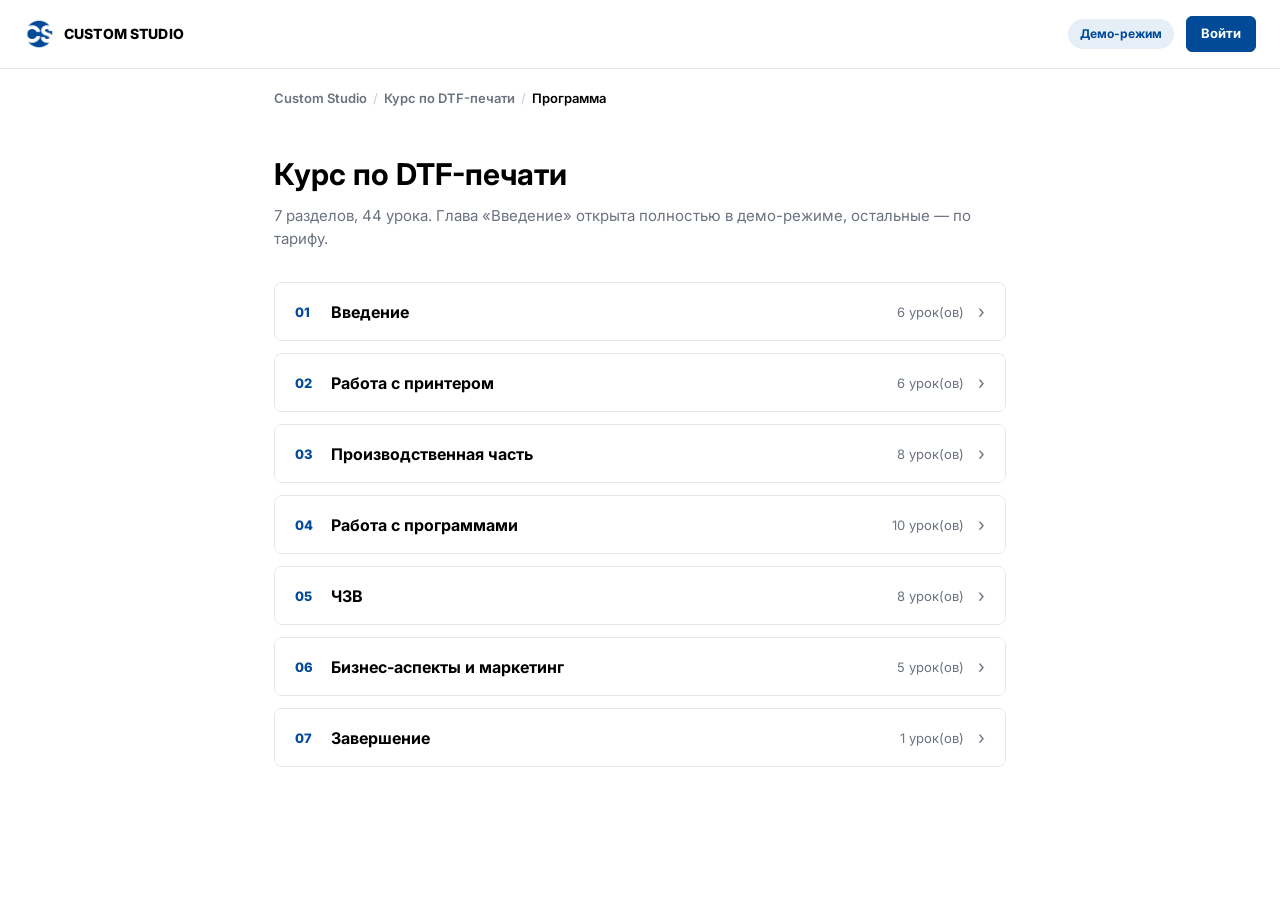
<file: course.html>
<!DOCTYPE html>
<html lang="ru">
<head>
<meta charset="UTF-8">
<meta name="viewport" content="width=device-width, initial-scale=1">
<title>Курс по DTF-печати | Custom Studio</title>
<style>

@import url('https://fonts.googleapis.com/css2?family=Inter:wght@400;500;600;700;800&display=swap');
:root {
  --blue: #004A97;
  --blue-dark: #003b78;
  --black: #000000;
  --white: #FFFFFF;
  --blue-light: #E6EEF7;
  --grey: #6B7280;
  --border: #E3E6EB;
}
* { box-sizing: border-box; }
html, body { margin:0; padding:0; background:var(--white); color:var(--black); font-family:'Inter',Arial,sans-serif; line-height:1.5; }
a { color: inherit; }
:focus-visible { outline: 2px solid var(--blue); outline-offset: 2px; }
@media (prefers-reduced-motion: reduce) { * { transition: none !important; } }

.topbar { border-bottom: 1px solid var(--border); padding: 16px 24px; display:flex; align-items:center; justify-content:space-between; position:sticky; top:0; background:var(--white); z-index:20; }
.logo-link { display:flex; align-items:center; gap:10px; text-decoration:none; }
.logo-mark { width: 30px; height: 30px; display:block; }
.logo-word { font-weight:800; font-size:14px; text-transform:uppercase; letter-spacing:0.01em; color:var(--black); }

.pill { padding:6px 12px; border-radius:20px; font-size:12px; font-weight:700; }
.pill.demo { background: var(--blue-light); color: var(--blue); }
.pill.member { background:#E7F5EA; color:#1A7A3A; }
.auth-status { display:flex; align-items:center; gap:12px; font-size:13px; font-weight:600; }

.btn-small { border:1.5px solid var(--blue); color:var(--blue); background:none; padding:7px 14px; border-radius:6px; font-family:'Inter',Arial,sans-serif; font-weight:700; font-size:13px; cursor:pointer; text-decoration:none; display:inline-block; }
.btn-small:hover { background: var(--blue-light); }
.btn-small.solid { background: var(--blue); color: var(--white); }
.btn-small.solid:hover { background: var(--blue-dark); }

.breadcrumbs { max-width: 780px; margin: 0 auto; padding: 20px 24px 0; font-size: 13px; color: var(--grey); display:flex; align-items:center; gap:6px; flex-wrap:wrap; }
.breadcrumbs a { color: var(--grey); text-decoration:none; font-weight:600; }
.breadcrumbs a:hover { color: var(--blue); }
.breadcrumbs .current { color: var(--black); font-weight:600; }
.breadcrumbs .sep { color: #C7CBD2; }


.shell { max-width: 780px; margin: 0 auto; padding: 24px 24px 100px; }
.hero { margin: 20px 0 32px; }
.hero h1 { font-size: 30px; font-weight: 700; margin: 0 0 8px; }
.hero p { color: var(--grey); font-size: 15px; margin: 0; }

.chapter { border: 1px solid var(--border); border-radius: 8px; margin-bottom: 12px; overflow: hidden; }
.chapter-toggle { width:100%; display:flex; align-items:center; gap:14px; background:var(--white); border:none; padding:18px 20px; cursor:pointer; text-align:left; font-family:'Inter',Arial,sans-serif; }
.chapter-toggle:hover { background:#FAFBFC; }
.chapter-num { font-weight:800; color:var(--blue); font-size:13px; min-width:22px; }
.chapter-title { flex:1; font-weight:700; font-size:16px; }
.chapter-count { color:var(--grey); font-size:13px; }
.chapter-arrow { color:var(--grey); transition:transform 0.2s ease; font-size:18px; }
.chapter.open .chapter-arrow { transform:rotate(90deg); color:var(--blue); }
.lesson-list { display:none; border-top:1px solid var(--border); }
.chapter.open .lesson-list { display:block; }
.lesson-item { display:flex; align-items:center; gap:12px; padding:13px 20px 13px 46px; text-decoration:none; color:var(--black); font-size:14.5px; border-bottom:1px solid #F0F1F3; }
.lesson-item:last-child { border-bottom:none; }
.lesson-item:hover { background: var(--blue-light); }
.lesson-video-tag { margin-left:auto; font-size:10px; font-weight:700; letter-spacing:0.04em; text-transform:uppercase; color:var(--blue); border:1px solid var(--blue); border-radius:3px; padding:2px 6px; }
.lesson-lock { margin-left:auto; color: var(--grey); font-size: 13px; }
</style>
</head>
<body>

<div class="topbar">
  <a href="index.html" class="logo-link">
    <span class="logo-mark"><img src="[data-uri]" alt="Custom Studio" style="width:100%;height:100%;object-fit:contain;"></span>
    <span class="logo-word">Custom Studio</span>
  </a>
  <div class="auth-status" id="authStatus"></div>
</div>

<div class="breadcrumbs">
  <a href="index.html">Custom Studio</a>
  <span class="sep">/</span>
  <a href="about.html">Курс по DTF-печати</a>
  <span class="sep">/</span>
  <span class="current">Программа</span>
</div>

<div class="shell">
  <div class="hero">
    <h1>Курс по DTF-печати</h1>
    <p id="heroSub"></p>
  </div>
  <div id="chapters"></div>
</div>

<script>

const COURSE = [
  { title: "Введение", lessons: [
    { n: "1.1", title: "Добро пожаловать!", url: "https://teletype.in/@cstmstd/Lw55pGNm8hQ", video: true },
    { n: "1.2", title: "Предисловие", url: "https://teletype.in/@cstmstd/u_pXJifdHCv", video: false },
    { n: "1.3", title: "Обзор технологии DTF", url: "https://teletype.in/@cstmstd/uCPbVMOq6Xc", video: false },
    { n: "1.4", title: "Необходимое оборудование и материалы", url: "https://teletype.in/@cstmstd/divk3oGoeKD", video: true },
    { n: "1.5", title: "Преимущества и недостатки DTF-печати", url: "https://teletype.in/@cstmstd/WHsetnakpjv", video: false },
    { n: "1.6", title: "Сравнение технологий печати", url: "https://teletype.in/@cstmstd/qWN1I9o9s2r", video: false }
  ]},
  { title: "Работа с принтером", lessons: [
    { n: "2.1", title: "Выбор принтера для переоборудования", url: "https://teletype.in/@cstmstd/o5m3QoToM6b", video: true },
    { n: "2.2", title: "Подготовка принтера к DTF-печати", url: "https://teletype.in/@cstmstd/KISz25IkfMC", video: true },
    { n: "2.3", title: "Ежедневное обслуживание принтера", url: "https://teletype.in/@cstmstd/fV6W85Q5ayh", video: true },
    { n: "2.4", title: "Модификации", url: "https://teletype.in/@cstmstd/gz8VxIQh35A", video: false },
    { n: "2.5", title: "Печатающая головка и манифолд", url: "https://teletype.in/@cstmstd/mAS558j-mgD", video: false },
    { n: "2.6", title: "Промывка печатающей головы", url: "https://teletype.in/@cstmstd/l45w7VMXkU7", video: true }
  ]},
  { title: "Производственная часть", lessons: [
    { n: "3.1", title: "Печь", url: "https://teletype.in/@cstmstd/i-elqWUV9s4", video: true },
    { n: "3.2", title: "Термопресс", url: "https://teletype.in/@cstmstd/eWySbGqlz3h", video: true },
    { n: "3.3", title: "Держатель рулона", url: "https://teletype.in/@cstmstd/cg3Tk4v7Hnh", video: true },
    { n: "3.4", title: "Расстановка", url: "https://teletype.in/@cstmstd/Q54fokHTfNw", video: false },
    { n: "3.5", title: "Вытяжная система", url: "https://teletype.in/@cstmstd/O1Mo6AVBoXN", video: false },
    { n: "3.6", title: "Позиционирование принтов", url: "https://teletype.in/@cstmstd/r2u1Xv4WLnd", video: true },
    { n: "3.7", title: "Термоскотч", url: "https://teletype.in/@cstmstd/QAEIsBhJEaa", video: true },
    { n: "3.8", title: "Подушки для печати", url: "https://teletype.in/@cstmstd/X7NNYL0jpmq", video: true }
  ]},
  { title: "Работа с программами", lessons: [
    { n: "4.1", title: "Программы для работы с DTF-печатью", url: "https://teletype.in/@cstmstd/jLpuF3Eskxa", video: false },
    { n: "4.2", title: "Подготовка файлов к печати", url: "https://teletype.in/@cstmstd/U2UVxRF6Gu5", video: true },
    { n: "4.3", title: "Работа c PrintHelp", url: "https://teletype.in/@cstmstd/L__cSiA0s5p", video: true },
    { n: "4.4", title: "Работа c AcroRip", url: "https://teletype.in/@cstmstd/5ctfj4n-n7f", video: true },
    { n: "4.5", title: "Работа c Antipampers", url: "https://teletype.in/@cstmstd/VnjnyzJQc-Y", video: true },
    { n: "4.6", title: "Мокапы и работа с ними", url: "https://teletype.in/@cstmstd/OZjprxKG11M", video: true },
    { n: "4.7", title: "Улучшение качества изображения", url: "https://teletype.in/@cstmstd/9hLvuPGpPaE", video: true },
    { n: "4.8", title: "Полутоновая-растеризация", url: "https://teletype.in/@cstmstd/Dp9NBZYAeJh", video: true },
    { n: "4.9", title: "Профилирование принтера и монитора", url: "https://teletype.in/@cstmstd/k8AH6tRbEjy", video: true },
    { n: "4.9.1", title: "Процесс печати", url: "https://teletype.in/@cstmstd/nV_ybtLbQd1", video: true }
  ]},
  { title: "ЧЗВ", lessons: [
    { n: "5.1", title: "Медленная печать", url: "https://teletype.in/@cstmstd/pxWJcFqu3DQ", video: true },
    { n: "5.2", title: "Грязный принт / полосы / течёт подложка", url: "https://teletype.in/@cstmstd/g_bIBp5E8FB", video: true },
    { n: "5.3", title: "Не насыщенный белый цвет", url: "https://teletype.in/@cstmstd/0WmtGblo3YB", video: true },
    { n: "5.4", title: "Проблемы с захватом плёнки", url: "https://teletype.in/@cstmstd/U7tqk-L47Jx", video: true },
    { n: "5.5", title: "Вылезает белая подложка", url: "https://teletype.in/@cstmstd/2yklWK8Cfy3", video: true },
    { n: "5.6", title: "Отклеивается печать", url: "https://teletype.in/@cstmstd/7NjCJuB-jzj", video: false },
    { n: "5.7", title: "Принт «будто пылит»", url: "https://teletype.in/@cstmstd/_LN_ZV-77Y2", video: true },
    { n: "5.8", title: "При включении горят красным кнопки", url: "https://teletype.in/@cstmstd/FAIHmJZmHnv", video: false }
  ]},
  { title: "Бизнес-аспекты и маркетинг", lessons: [
    { n: "6.1", title: "Поиск клиентов и стратегии продаж", url: "https://teletype.in/@cstmstd/oNRCRCm-X25", video: false },
    { n: "6.2", title: "Создание портфолио и продвижение услуг", url: "https://teletype.in/@cstmstd/3wFlteQ299C", video: false },
    { n: "6.3", title: "План развития и масштабирования бизнеса", url: "https://teletype.in/@cstmstd/VldXABxKpr_", video: false },
    { n: "6.4", title: "Быстрые ответы", url: "https://teletype.in/@cstmstd/sa6c2Mw_wMl", video: false },
    { n: "6.5", title: "Финансовая модель", url: "https://teletype.in/@cstmstd/dnZonRnirNo", video: true }
  ]},
  { title: "Завершение", lessons: [
    { n: "7", title: "Завершение курса", url: "https://teletype.in/@cstmstd/1A0Mc9V8nys", video: true }
  ]}
];


// Ссылка "Точка входа": ?entry=5.2,5.4 — выдаёт доступ к этим урокам без пароля
(function () {
  const entryParam = new URLSearchParams(window.location.search).get('entry');
  if (entryParam) {
    const lessons = entryParam.split(',').map(s => s.trim()).filter(Boolean);
    sessionStorage.setItem('dtf_logged_in', 'true');
    sessionStorage.setItem('dtf_tier', 'entry');
    sessionStorage.setItem('dtf_access', JSON.stringify({ type: 'lessons', lessons }));
  }
})();

const isLoggedIn = sessionStorage.getItem('dtf_logged_in') === 'true';
const userTier = sessionStorage.getItem('dtf_tier');
let userAccess = null;
try { userAccess = JSON.parse(sessionStorage.getItem('dtf_access') || 'null'); } catch (e) { userAccess = null; }

const TIER_LABELS = { standard: 'Стандарт', profi: 'Профи', vip: 'VIP', entry: 'Точка входа', owner: 'Владелец' };

function hasChapterAccess(chIdx, lessonN) {
  if (chIdx === 0) return true; // глава "Введение" всегда открыта
  if (!isLoggedIn || !userAccess) return false;
  if (userAccess.type === 'chapters') return userAccess.chapters.includes(chIdx);
  if (userAccess.type === 'lessons') return userAccess.lessons.includes(lessonN);
  return false;
}

const authStatus = document.getElementById('authStatus');
authStatus.innerHTML = isLoggedIn
  ? `<span class="pill member">${TIER_LABELS[userTier] || 'Вы вошли'}</span><button class="btn-small" id="logoutBtn">Выйти</button>`
  : '<span class="pill demo">Демо-режим</span><a href="login.html" class="btn-small solid">Войти</a>';

document.getElementById('heroSub').textContent = isLoggedIn
  ? "7 разделов, 44 урока. Доступны материалы вашего тарифа."
  : "7 разделов, 44 урока. Глава «Введение» открыта полностью в демо-режиме, остальные — по тарифу.";

setTimeout(() => {
  const btn = document.getElementById('logoutBtn');
  if (btn) btn.addEventListener('click', () => {
    sessionStorage.removeItem('dtf_logged_in');
    sessionStorage.removeItem('dtf_user');
    sessionStorage.removeItem('dtf_tier');
    sessionStorage.removeItem('dtf_access');
    sessionStorage.removeItem('dtf_owner');
    window.location.reload();
  });
}, 0);

const root = document.getElementById('chapters');
COURSE.forEach((chapter, i) => {
  const div = document.createElement('div');
  div.className = 'chapter';

  const toggle = document.createElement('button');
  toggle.className = 'chapter-toggle';
  toggle.innerHTML = `
    <span class="chapter-num">${String(i + 1).padStart(2, '0')}</span>
    <span class="chapter-title">${chapter.title}</span>
    <span class="chapter-count">${chapter.lessons.length} урок(ов)</span>
    <span class="chapter-arrow">›</span>
  `;
  toggle.addEventListener('click', () => div.classList.toggle('open'));

  const list = document.createElement('div');
  list.className = 'lesson-list';
  chapter.lessons.forEach(lesson => {
    const a = document.createElement('a');
    a.className = 'lesson-item';
    a.href = `lesson.html?ch=${i}&n=${encodeURIComponent(lesson.n)}`;
    const unlocked = hasChapterAccess(i, lesson.n);
    a.innerHTML = `
      <span>${lesson.n} ${chapter.lessons.find(l => l.n === lesson.n).title}</span>
      ${lesson.video ? '<span class="lesson-video-tag">Видео</span>' : (unlocked ? '' : '<span class="lesson-lock">🔒</span>')}
    `;
    list.appendChild(a);
  });

  div.appendChild(toggle);
  div.appendChild(list);
  root.appendChild(div);
});

if (window.location.hash === '#open-first') {
  root.firstElementChild.classList.add('open');
}
</script>

</body>
</html>
</file>
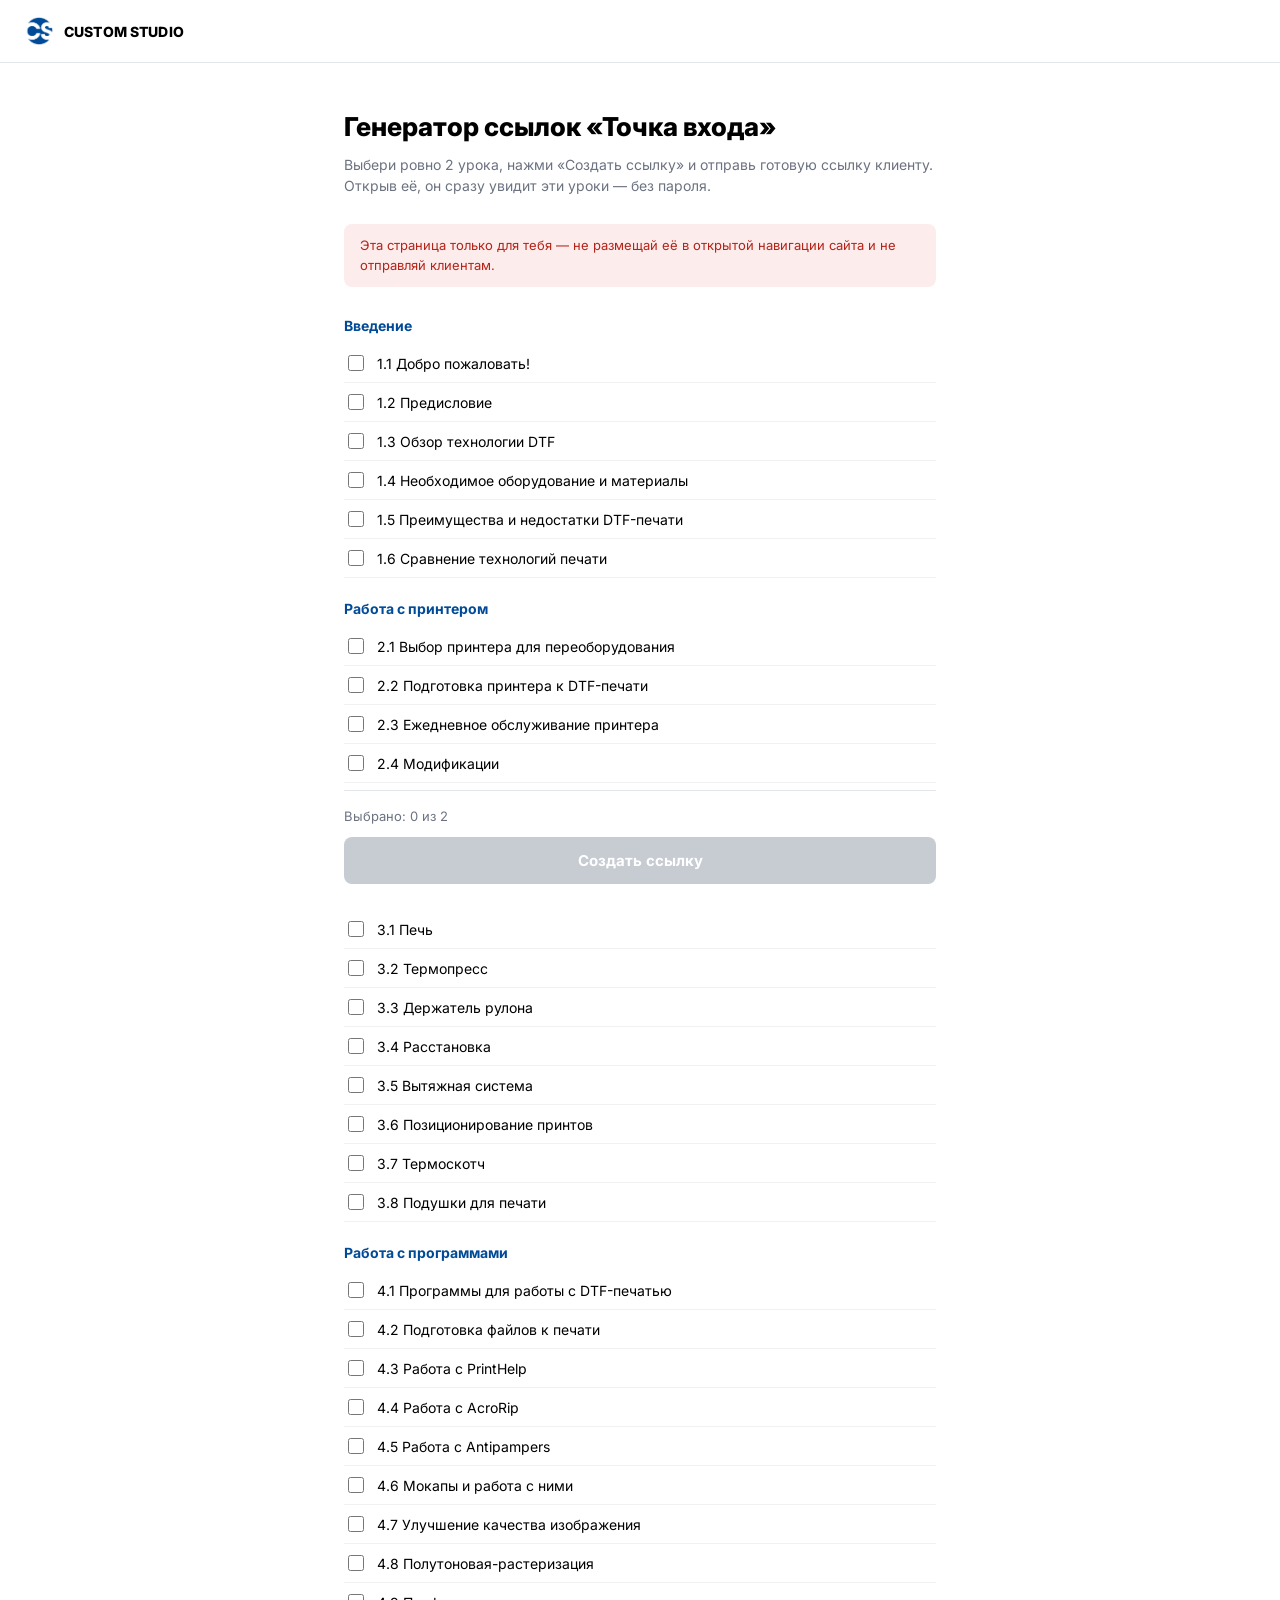
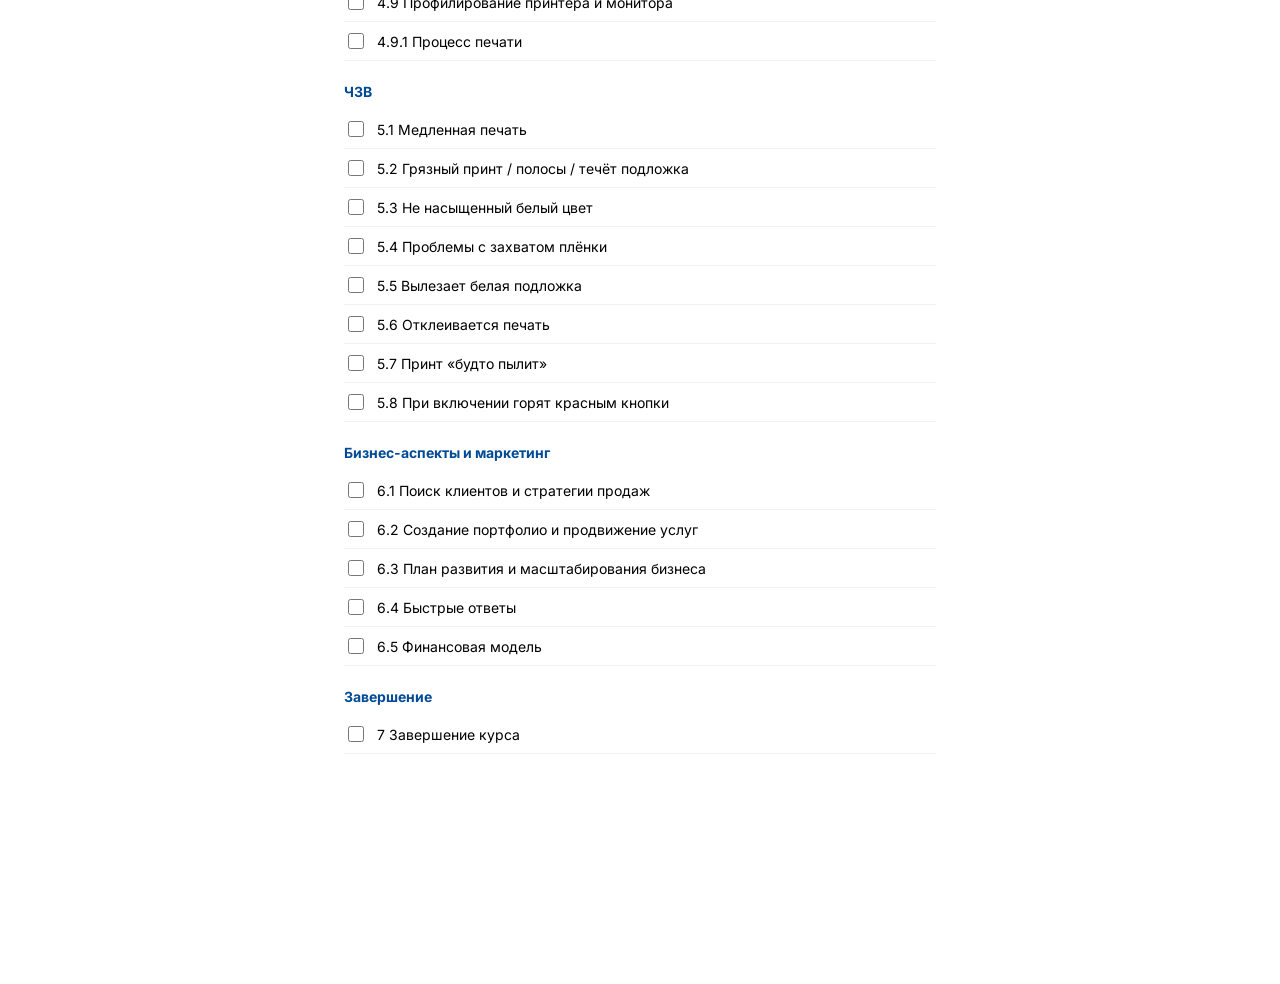
<file: create-link.html>
<!DOCTYPE html>
<html lang="ru">
<head>
<meta charset="UTF-8">
<meta name="viewport" content="width=device-width, initial-scale=1">
<title>Генератор ссылок «Точка входа» (только для владельца)</title>
<style>

@import url('https://fonts.googleapis.com/css2?family=Inter:wght@400;500;600;700;800&display=swap');
:root {
  --blue: #004A97;
  --blue-dark: #003b78;
  --black: #000000;
  --white: #FFFFFF;
  --blue-light: #E6EEF7;
  --grey: #6B7280;
  --border: #E3E6EB;
}
* { box-sizing: border-box; }
html, body { margin:0; padding:0; background:var(--white); color:var(--black); font-family:'Inter',Arial,sans-serif; line-height:1.5; }
a { color: inherit; }
:focus-visible { outline: 2px solid var(--blue); outline-offset: 2px; }
@media (prefers-reduced-motion: reduce) { * { transition: none !important; } }

.topbar { border-bottom: 1px solid var(--border); padding: 16px 24px; display:flex; align-items:center; justify-content:space-between; position:sticky; top:0; background:var(--white); z-index:20; }
.logo-link { display:flex; align-items:center; gap:10px; text-decoration:none; }
.logo-mark { width: 30px; height: 30px; display:block; }
.logo-word { font-weight:800; font-size:14px; text-transform:uppercase; letter-spacing:0.01em; color:var(--black); }

.pill { padding:6px 12px; border-radius:20px; font-size:12px; font-weight:700; }
.pill.demo { background: var(--blue-light); color: var(--blue); }
.pill.member { background:#E7F5EA; color:#1A7A3A; }
.auth-status { display:flex; align-items:center; gap:12px; font-size:13px; font-weight:600; }

.btn-small { border:1.5px solid var(--blue); color:var(--blue); background:none; padding:7px 14px; border-radius:6px; font-family:'Inter',Arial,sans-serif; font-weight:700; font-size:13px; cursor:pointer; text-decoration:none; display:inline-block; }
.btn-small:hover { background: var(--blue-light); }
.btn-small.solid { background: var(--blue); color: var(--white); }
.btn-small.solid:hover { background: var(--blue-dark); }

.breadcrumbs { max-width: 780px; margin: 0 auto; padding: 20px 24px 0; font-size: 13px; color: var(--grey); display:flex; align-items:center; gap:6px; flex-wrap:wrap; }
.breadcrumbs a { color: var(--grey); text-decoration:none; font-weight:600; }
.breadcrumbs a:hover { color: var(--blue); }
.breadcrumbs .current { color: var(--black); font-weight:600; }
.breadcrumbs .sep { color: #C7CBD2; }


.shell { max-width: 640px; margin: 0 auto; padding: 24px 24px 100px; }
.hero h1 { font-size: 26px; font-weight: 800; margin: 20px 0 8px; }
.hero p { color: var(--grey); font-size: 14px; margin: 0 0 28px; }

.warn { background: #FDECEC; color: #B42318; font-size: 13px; padding: 12px 16px; border-radius: 8px; margin-bottom: 28px; }

.chapter-block { margin-bottom: 20px; }
.chapter-block h3 { font-size: 14px; font-weight: 700; margin: 0 0 8px; color: var(--blue); }
.lesson-check { display: flex; align-items: center; gap: 10px; padding: 8px 0; font-size: 14px; border-bottom: 1px solid #F0F1F3; }
.lesson-check input { width: 16px; height: 16px; }
.lesson-check label { margin: 0; font-weight: 400; cursor: pointer; }

.counter { position: sticky; bottom: 0; background: var(--white); border-top: 1px solid var(--border); padding: 16px 0; margin-top: 20px; }
.counter-text { font-size: 13px; color: var(--grey); margin-bottom: 10px; }
.counter-text.ready { color: #1A7A3A; font-weight: 600; }
.counter-text.over { color: #B42318; font-weight: 600; }

.btn { width: 100%; background: var(--blue); color: var(--white); border: none; padding: 14px; font-family:'Inter',Arial,sans-serif; font-weight: 700; font-size: 15px; border-radius: 8px; cursor: pointer; }
.btn:disabled { background: #C7CBD2; cursor: not-allowed; }
.btn:not(:disabled):hover { background: var(--blue-dark); }

.result-box { display: none; margin-top: 20px; background: var(--blue-light); border-radius: 8px; padding: 18px; }
.result-box.show { display: block; }
.result-box textarea { width: 100%; border: 1px solid #C7D7E8; border-radius: 6px; padding: 10px; font-family: monospace; font-size: 12.5px; resize: none; height: 60px; margin-bottom: 10px; }
.copy-btn { background: var(--blue); color: var(--white); border: none; padding: 9px 16px; border-radius: 6px; font-family:'Inter',Arial,sans-serif; font-weight: 700; font-size: 13px; cursor: pointer; }
</style>
</head>
<body>

<div class="topbar">
  <a href="index.html" class="logo-link">
    <span class="logo-mark"><img src="[data-uri]" alt="Custom Studio" style="width:100%;height:100%;object-fit:contain;"></span>
    <span class="logo-word">Custom Studio</span>
  </a>
</div>

<div class="shell">
  <div class="hero">
    <h1>Генератор ссылок «Точка входа»</h1>
    <p>Выбери ровно 2 урока, нажми «Создать ссылку» и отправь готовую ссылку клиенту. Открыв её, он сразу увидит эти уроки — без пароля.</p>
  </div>

  <div class="warn">Эта страница только для тебя — не размещай её в открытой навигации сайта и не отправляй клиентам.</div>

  <div id="chaptersRoot"></div>

  <div class="counter">
    <div class="counter-text" id="counterText">Выбрано: 0 из 2</div>
    <button class="btn" id="generateBtn" disabled>Создать ссылку</button>
  </div>

  <div class="result-box" id="resultBox">
    <textarea id="resultLink" readonly></textarea>
    <button class="copy-btn" id="copyBtn">Скопировать ссылку</button>
  </div>
</div>

<script>
const COURSE = [
  { title: "Введение", lessons: [
    { n: "1.1", title: "Добро пожаловать!", url: "https://teletype.in/@cstmstd/Lw55pGNm8hQ", video: true },
    { n: "1.2", title: "Предисловие", url: "https://teletype.in/@cstmstd/u_pXJifdHCv", video: false },
    { n: "1.3", title: "Обзор технологии DTF", url: "https://teletype.in/@cstmstd/uCPbVMOq6Xc", video: false },
    { n: "1.4", title: "Необходимое оборудование и материалы", url: "https://teletype.in/@cstmstd/divk3oGoeKD", video: true },
    { n: "1.5", title: "Преимущества и недостатки DTF-печати", url: "https://teletype.in/@cstmstd/WHsetnakpjv", video: false },
    { n: "1.6", title: "Сравнение технологий печати", url: "https://teletype.in/@cstmstd/qWN1I9o9s2r", video: false }
  ]},
  { title: "Работа с принтером", lessons: [
    { n: "2.1", title: "Выбор принтера для переоборудования", url: "https://teletype.in/@cstmstd/o5m3QoToM6b", video: true },
    { n: "2.2", title: "Подготовка принтера к DTF-печати", url: "https://teletype.in/@cstmstd/KISz25IkfMC", video: true },
    { n: "2.3", title: "Ежедневное обслуживание принтера", url: "https://teletype.in/@cstmstd/fV6W85Q5ayh", video: true },
    { n: "2.4", title: "Модификации", url: "https://teletype.in/@cstmstd/gz8VxIQh35A", video: false },
    { n: "2.5", title: "Печатающая головка и манифолд", url: "https://teletype.in/@cstmstd/mAS558j-mgD", video: false },
    { n: "2.6", title: "Промывка печатающей головы", url: "https://teletype.in/@cstmstd/l45w7VMXkU7", video: true }
  ]},
  { title: "Производственная часть", lessons: [
    { n: "3.1", title: "Печь", url: "https://teletype.in/@cstmstd/i-elqWUV9s4", video: true },
    { n: "3.2", title: "Термопресс", url: "https://teletype.in/@cstmstd/eWySbGqlz3h", video: true },
    { n: "3.3", title: "Держатель рулона", url: "https://teletype.in/@cstmstd/cg3Tk4v7Hnh", video: true },
    { n: "3.4", title: "Расстановка", url: "https://teletype.in/@cstmstd/Q54fokHTfNw", video: false },
    { n: "3.5", title: "Вытяжная система", url: "https://teletype.in/@cstmstd/O1Mo6AVBoXN", video: false },
    { n: "3.6", title: "Позиционирование принтов", url: "https://teletype.in/@cstmstd/r2u1Xv4WLnd", video: true },
    { n: "3.7", title: "Термоскотч", url: "https://teletype.in/@cstmstd/QAEIsBhJEaa", video: true },
    { n: "3.8", title: "Подушки для печати", url: "https://teletype.in/@cstmstd/X7NNYL0jpmq", video: true }
  ]},
  { title: "Работа с программами", lessons: [
    { n: "4.1", title: "Программы для работы с DTF-печатью", url: "https://teletype.in/@cstmstd/jLpuF3Eskxa", video: false },
    { n: "4.2", title: "Подготовка файлов к печати", url: "https://teletype.in/@cstmstd/U2UVxRF6Gu5", video: true },
    { n: "4.3", title: "Работа c PrintHelp", url: "https://teletype.in/@cstmstd/L__cSiA0s5p", video: true },
    { n: "4.4", title: "Работа c AcroRip", url: "https://teletype.in/@cstmstd/5ctfj4n-n7f", video: true },
    { n: "4.5", title: "Работа c Antipampers", url: "https://teletype.in/@cstmstd/VnjnyzJQc-Y", video: true },
    { n: "4.6", title: "Мокапы и работа с ними", url: "https://teletype.in/@cstmstd/OZjprxKG11M", video: true },
    { n: "4.7", title: "Улучшение качества изображения", url: "https://teletype.in/@cstmstd/9hLvuPGpPaE", video: true },
    { n: "4.8", title: "Полутоновая-растеризация", url: "https://teletype.in/@cstmstd/Dp9NBZYAeJh", video: true },
    { n: "4.9", title: "Профилирование принтера и монитора", url: "https://teletype.in/@cstmstd/k8AH6tRbEjy", video: true },
    { n: "4.9.1", title: "Процесс печати", url: "https://teletype.in/@cstmstd/nV_ybtLbQd1", video: true }
  ]},
  { title: "ЧЗВ", lessons: [
    { n: "5.1", title: "Медленная печать", url: "https://teletype.in/@cstmstd/pxWJcFqu3DQ", video: true },
    { n: "5.2", title: "Грязный принт / полосы / течёт подложка", url: "https://teletype.in/@cstmstd/g_bIBp5E8FB", video: true },
    { n: "5.3", title: "Не насыщенный белый цвет", url: "https://teletype.in/@cstmstd/0WmtGblo3YB", video: true },
    { n: "5.4", title: "Проблемы с захватом плёнки", url: "https://teletype.in/@cstmstd/U7tqk-L47Jx", video: true },
    { n: "5.5", title: "Вылезает белая подложка", url: "https://teletype.in/@cstmstd/2yklWK8Cfy3", video: true },
    { n: "5.6", title: "Отклеивается печать", url: "https://teletype.in/@cstmstd/7NjCJuB-jzj", video: false },
    { n: "5.7", title: "Принт «будто пылит»", url: "https://teletype.in/@cstmstd/_LN_ZV-77Y2", video: true },
    { n: "5.8", title: "При включении горят красным кнопки", url: "https://teletype.in/@cstmstd/FAIHmJZmHnv", video: false }
  ]},
  { title: "Бизнес-аспекты и маркетинг", lessons: [
    { n: "6.1", title: "Поиск клиентов и стратегии продаж", url: "https://teletype.in/@cstmstd/oNRCRCm-X25", video: false },
    { n: "6.2", title: "Создание портфолио и продвижение услуг", url: "https://teletype.in/@cstmstd/3wFlteQ299C", video: false },
    { n: "6.3", title: "План развития и масштабирования бизнеса", url: "https://teletype.in/@cstmstd/VldXABxKpr_", video: false },
    { n: "6.4", title: "Быстрые ответы", url: "https://teletype.in/@cstmstd/sa6c2Mw_wMl", video: false },
    { n: "6.5", title: "Финансовая модель", url: "https://teletype.in/@cstmstd/dnZonRnirNo", video: true }
  ]},
  { title: "Завершение", lessons: [
    { n: "7", title: "Завершение курса", url: "https://teletype.in/@cstmstd/1A0Mc9V8nys", video: true }
  ]}
];

const root = document.getElementById('chaptersRoot');
const checkboxes = [];

COURSE.forEach((chapter, ci) => {
  const block = document.createElement('div');
  block.className = 'chapter-block';
  block.innerHTML = `<h3>${chapter.title}</h3>`;
  chapter.lessons.forEach(lesson => {
    const row = document.createElement('div');
    row.className = 'lesson-check';
    const id = `l_${ci}_${lesson.n}`;
    row.innerHTML = `<input type="checkbox" id="${id}" value="${lesson.n}"><label for="${id}">${lesson.n} ${lesson.title}</label>`;
    block.appendChild(row);
    checkboxes.push(row.querySelector('input'));
  });
  root.appendChild(block);
});

const counterText = document.getElementById('counterText');
const generateBtn = document.getElementById('generateBtn');
const resultBox = document.getElementById('resultBox');
const resultLink = document.getElementById('resultLink');

function updateCounter() {
  const checked = checkboxes.filter(c => c.checked);
  checkboxes.forEach(c => { if (!c.checked) c.disabled = checked.length >= 2; });
  if (checked.length === 2) {
    counterText.textContent = 'Выбрано: 2 из 2 — готово';
    counterText.className = 'counter-text ready';
    generateBtn.disabled = false;
  } else {
    counterText.textContent = `Выбрано: ${checked.length} из 2`;
    counterText.className = 'counter-text';
    generateBtn.disabled = true;
  }
}
checkboxes.forEach(c => c.addEventListener('change', updateCounter));

generateBtn.addEventListener('click', () => {
  const checked = checkboxes.filter(c => c.checked).map(c => c.value);
  const base = window.location.href.replace('create-link.html', 'course.html');
  const link = `${base.split('?')[0]}?entry=${encodeURIComponent(checked.join(','))}`;
  resultLink.value = link;
  resultBox.classList.add('show');
});

document.getElementById('copyBtn').addEventListener('click', () => {
  resultLink.select();
  document.execCommand('copy');
});
</script>

</body>
</html>
</file>
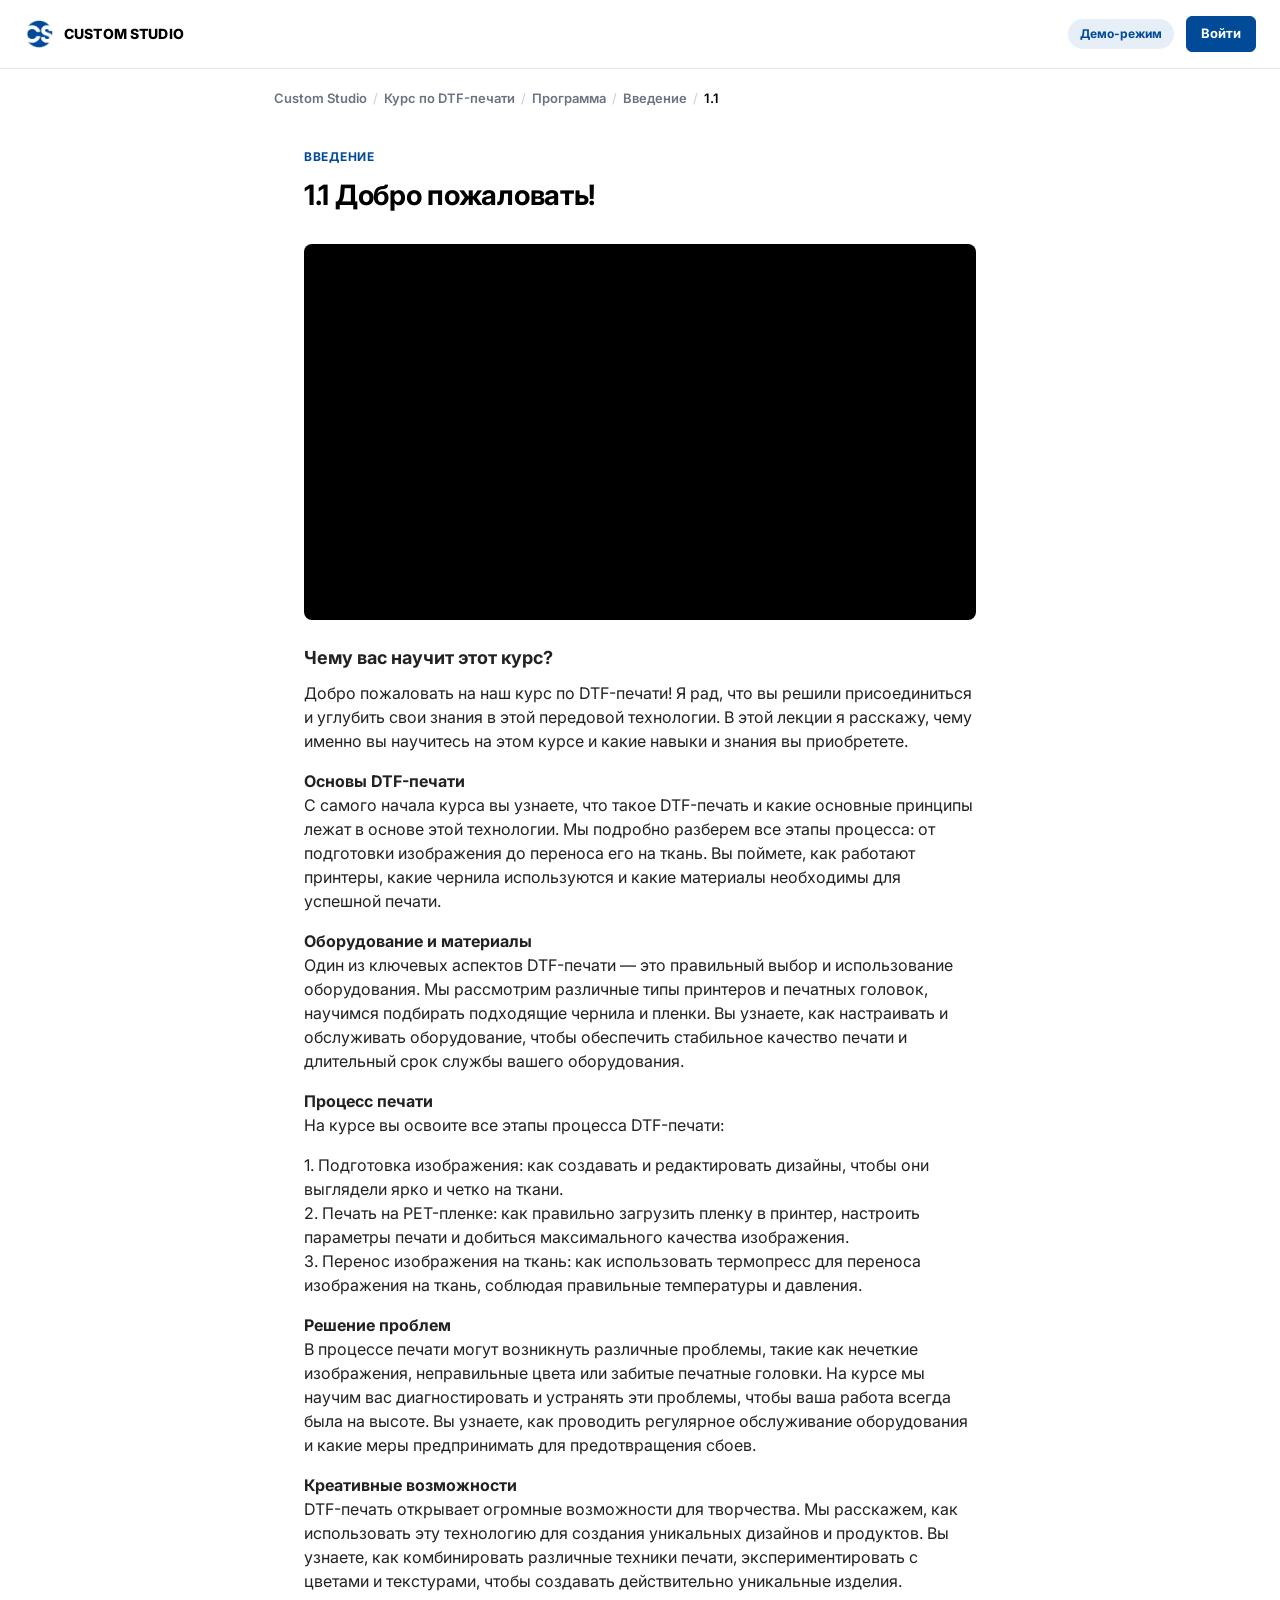
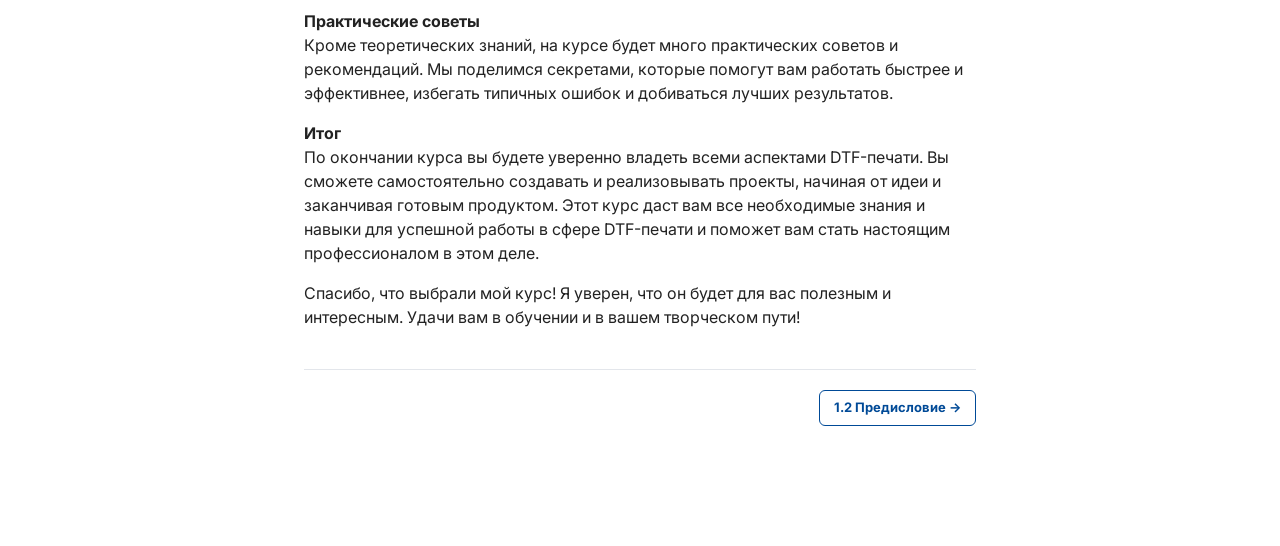
<file: lesson.html>
<!DOCTYPE html>
<html lang="ru">
<head>
<meta charset="UTF-8">
<meta name="viewport" content="width=device-width, initial-scale=1">
<title>Урок | Custom Studio</title>
<style>

@import url('https://fonts.googleapis.com/css2?family=Inter:wght@400;500;600;700;800&display=swap');
:root {
  --blue: #004A97;
  --blue-dark: #003b78;
  --black: #000000;
  --white: #FFFFFF;
  --blue-light: #E6EEF7;
  --grey: #6B7280;
  --border: #E3E6EB;
}
* { box-sizing: border-box; }
html, body { margin:0; padding:0; background:var(--white); color:var(--black); font-family:'Inter',Arial,sans-serif; line-height:1.5; }
a { color: inherit; }
:focus-visible { outline: 2px solid var(--blue); outline-offset: 2px; }
@media (prefers-reduced-motion: reduce) { * { transition: none !important; } }

.topbar { border-bottom: 1px solid var(--border); padding: 16px 24px; display:flex; align-items:center; justify-content:space-between; position:sticky; top:0; background:var(--white); z-index:20; }
.logo-link { display:flex; align-items:center; gap:10px; text-decoration:none; }
.logo-mark { width: 30px; height: 30px; display:block; }
.logo-word { font-weight:800; font-size:14px; text-transform:uppercase; letter-spacing:0.01em; color:var(--black); }

.pill { padding:6px 12px; border-radius:20px; font-size:12px; font-weight:700; }
.pill.demo { background: var(--blue-light); color: var(--blue); }
.pill.member { background:#E7F5EA; color:#1A7A3A; }
.auth-status { display:flex; align-items:center; gap:12px; font-size:13px; font-weight:600; }

.btn-small { border:1.5px solid var(--blue); color:var(--blue); background:none; padding:7px 14px; border-radius:6px; font-family:'Inter',Arial,sans-serif; font-weight:700; font-size:13px; cursor:pointer; text-decoration:none; display:inline-block; }
.btn-small:hover { background: var(--blue-light); }
.btn-small.solid { background: var(--blue); color: var(--white); }
.btn-small.solid:hover { background: var(--blue-dark); }

.breadcrumbs { max-width: 780px; margin: 0 auto; padding: 20px 24px 0; font-size: 13px; color: var(--grey); display:flex; align-items:center; gap:6px; flex-wrap:wrap; }
.breadcrumbs a { color: var(--grey); text-decoration:none; font-weight:600; }
.breadcrumbs a:hover { color: var(--blue); }
.breadcrumbs .current { color: var(--black); font-weight:600; }
.breadcrumbs .sep { color: #C7CBD2; }


.shell { max-width: 720px; margin: 0 auto; padding: 24px 24px 120px; }
.lesson-header { margin: 16px 0 28px; }
.lesson-eyebrow { color: var(--blue); font-weight: 700; font-size: 12px; text-transform: uppercase; letter-spacing: 0.06em; margin-bottom: 8px; }
.lesson-header h1 { font-size: 28px; font-weight: 700; margin: 0; letter-spacing: -0.01em; }

.video-embed { position: relative; padding-top: 56%; margin-bottom: 20px; border-radius: 8px; overflow: hidden; background: #000; }
.video-embed iframe { position: absolute; inset: 0; width: 100%; height: 100%; border: 0; }

.lesson-body { font-size: 16px; color: #222; }
.lesson-body img { max-width: 100%; border-radius: 6px; margin: 14px 0; display: block; }
.lesson-body h3 { font-size: 18px; font-weight: 700; margin: 24px 0 10px; }
.lesson-body p { margin: 0 0 16px; }

.unlock-cta {
  position: sticky;
  top: 84px;
  z-index: 5;
  background: var(--white);
  border: 1px solid var(--border);
  border-radius: 10px;
  box-shadow: 0 10px 30px rgba(0,0,0,0.10);
  padding: 22px 24px;
  max-width: 380px;
  margin: 8px auto 24px;
  text-align: center;
}
.unlock-cta .icon { font-size: 22px; margin-bottom: 8px; }
.unlock-cta h3 { font-size: 16px; font-weight: 700; margin: 0 0 6px; }
.unlock-cta p { font-size: 13px; color: var(--grey); margin: 0 0 14px; }

.blur-content {
  filter: blur(6px);
  -webkit-filter: blur(6px);
  user-select: none;
  pointer-events: none;
}

.not-migrated { background: var(--blue-light); border-radius: 8px; padding: 20px; text-align:center; color: var(--grey); font-size: 14px; }
.not-migrated a { display:inline-block; margin-top: 10px; }

.lesson-nav { display:flex; justify-content:space-between; gap: 12px; margin-top: 40px; padding-top: 20px; border-top: 1px solid var(--border); }
</style>
</head>
<body>

<div class="topbar">
  <a href="index.html" class="logo-link">
    <span class="logo-mark"><img src="[data-uri]" alt="Custom Studio" style="width:100%;height:100%;object-fit:contain;"></span>
    <span class="logo-word">Custom Studio</span>
  </a>
  <div class="auth-status" id="authStatus"></div>
</div>

<div class="breadcrumbs" id="breadcrumbs"></div>

<div class="shell">
  <div class="lesson-header">
    <div class="lesson-eyebrow" id="chapterLabel"></div>
    <h1 id="lessonTitle"></h1>
  </div>

  <div id="lessonRoot"></div>

  <div class="lesson-nav" id="lessonNav"></div>
</div>

<script>
const COURSE = [
  { title: "Введение", lessons: [
    { n: "1.1", title: "Добро пожаловать!", url: "https://teletype.in/@cstmstd/Lw55pGNm8hQ", video: true },
    { n: "1.2", title: "Предисловие", url: "https://teletype.in/@cstmstd/u_pXJifdHCv", video: false },
    { n: "1.3", title: "Обзор технологии DTF", url: "https://teletype.in/@cstmstd/uCPbVMOq6Xc", video: false },
    { n: "1.4", title: "Необходимое оборудование и материалы", url: "https://teletype.in/@cstmstd/divk3oGoeKD", video: true },
    { n: "1.5", title: "Преимущества и недостатки DTF-печати", url: "https://teletype.in/@cstmstd/WHsetnakpjv", video: false },
    { n: "1.6", title: "Сравнение технологий печати", url: "https://teletype.in/@cstmstd/qWN1I9o9s2r", video: false }
  ]},
  { title: "Работа с принтером", lessons: [
    { n: "2.1", title: "Выбор принтера для переоборудования", url: "https://teletype.in/@cstmstd/o5m3QoToM6b", video: true },
    { n: "2.2", title: "Подготовка принтера к DTF-печати", url: "https://teletype.in/@cstmstd/KISz25IkfMC", video: true },
    { n: "2.3", title: "Ежедневное обслуживание принтера", url: "https://teletype.in/@cstmstd/fV6W85Q5ayh", video: true },
    { n: "2.4", title: "Модификации", url: "https://teletype.in/@cstmstd/gz8VxIQh35A", video: false },
    { n: "2.5", title: "Печатающая головка и манифолд", url: "https://teletype.in/@cstmstd/mAS558j-mgD", video: false },
    { n: "2.6", title: "Промывка печатающей головы", url: "https://teletype.in/@cstmstd/l45w7VMXkU7", video: true }
  ]},
  { title: "Производственная часть", lessons: [
    { n: "3.1", title: "Печь", url: "https://teletype.in/@cstmstd/i-elqWUV9s4", video: true },
    { n: "3.2", title: "Термопресс", url: "https://teletype.in/@cstmstd/eWySbGqlz3h", video: true },
    { n: "3.3", title: "Держатель рулона", url: "https://teletype.in/@cstmstd/cg3Tk4v7Hnh", video: true },
    { n: "3.4", title: "Расстановка", url: "https://teletype.in/@cstmstd/Q54fokHTfNw", video: false },
    { n: "3.5", title: "Вытяжная система", url: "https://teletype.in/@cstmstd/O1Mo6AVBoXN", video: false },
    { n: "3.6", title: "Позиционирование принтов", url: "https://teletype.in/@cstmstd/r2u1Xv4WLnd", video: true },
    { n: "3.7", title: "Термоскотч", url: "https://teletype.in/@cstmstd/QAEIsBhJEaa", video: true },
    { n: "3.8", title: "Подушки для печати", url: "https://teletype.in/@cstmstd/X7NNYL0jpmq", video: true }
  ]},
  { title: "Работа с программами", lessons: [
    { n: "4.1", title: "Программы для работы с DTF-печатью", url: "https://teletype.in/@cstmstd/jLpuF3Eskxa", video: false },
    { n: "4.2", title: "Подготовка файлов к печати", url: "https://teletype.in/@cstmstd/U2UVxRF6Gu5", video: true },
    { n: "4.3", title: "Работа c PrintHelp", url: "https://teletype.in/@cstmstd/L__cSiA0s5p", video: true },
    { n: "4.4", title: "Работа c AcroRip", url: "https://teletype.in/@cstmstd/5ctfj4n-n7f", video: true },
    { n: "4.5", title: "Работа c Antipampers", url: "https://teletype.in/@cstmstd/VnjnyzJQc-Y", video: true },
    { n: "4.6", title: "Мокапы и работа с ними", url: "https://teletype.in/@cstmstd/OZjprxKG11M", video: true },
    { n: "4.7", title: "Улучшение качества изображения", url: "https://teletype.in/@cstmstd/9hLvuPGpPaE", video: true },
    { n: "4.8", title: "Полутоновая-растеризация", url: "https://teletype.in/@cstmstd/Dp9NBZYAeJh", video: true },
    { n: "4.9", title: "Профилирование принтера и монитора", url: "https://teletype.in/@cstmstd/k8AH6tRbEjy", video: true },
    { n: "4.9.1", title: "Процесс печати", url: "https://teletype.in/@cstmstd/nV_ybtLbQd1", video: true }
  ]},
  { title: "ЧЗВ", lessons: [
    { n: "5.1", title: "Медленная печать", url: "https://teletype.in/@cstmstd/pxWJcFqu3DQ", video: true },
    { n: "5.2", title: "Грязный принт / полосы / течёт подложка", url: "https://teletype.in/@cstmstd/g_bIBp5E8FB", video: true },
    { n: "5.3", title: "Не насыщенный белый цвет", url: "https://teletype.in/@cstmstd/0WmtGblo3YB", video: true },
    { n: "5.4", title: "Проблемы с захватом плёнки", url: "https://teletype.in/@cstmstd/U7tqk-L47Jx", video: true },
    { n: "5.5", title: "Вылезает белая подложка", url: "https://teletype.in/@cstmstd/2yklWK8Cfy3", video: true },
    { n: "5.6", title: "Отклеивается печать", url: "https://teletype.in/@cstmstd/7NjCJuB-jzj", video: false },
    { n: "5.7", title: "Принт «будто пылит»", url: "https://teletype.in/@cstmstd/_LN_ZV-77Y2", video: true },
    { n: "5.8", title: "При включении горят красным кнопки", url: "https://teletype.in/@cstmstd/FAIHmJZmHnv", video: false }
  ]},
  { title: "Бизнес-аспекты и маркетинг", lessons: [
    { n: "6.1", title: "Поиск клиентов и стратегии продаж", url: "https://teletype.in/@cstmstd/oNRCRCm-X25", video: false },
    { n: "6.2", title: "Создание портфолио и продвижение услуг", url: "https://teletype.in/@cstmstd/3wFlteQ299C", video: false },
    { n: "6.3", title: "План развития и масштабирования бизнеса", url: "https://teletype.in/@cstmstd/VldXABxKpr_", video: false },
    { n: "6.4", title: "Быстрые ответы", url: "https://teletype.in/@cstmstd/sa6c2Mw_wMl", video: false },
    { n: "6.5", title: "Финансовая модель", url: "https://teletype.in/@cstmstd/dnZonRnirNo", video: true }
  ]},
  { title: "Завершение", lessons: [
    { n: "7", title: "Завершение курса", url: "https://teletype.in/@cstmstd/1A0Mc9V8nys", video: true }
  ]}
];

const LESSON_CONTENT = {
  "1.1": { video: "https://rutube.ru/play/embed/eeac52c1659687cd228344048f927fd1/", html: `
    <h3>Чему вас научит этот курс?</h3>
    <p>Добро пожаловать на наш курс по DTF-печати! Я рад, что вы решили присоединиться и углубить свои знания в этой передовой технологии. В этой лекции я расскажу, чему именно вы научитесь на этом курсе и какие навыки и знания вы приобретете.</p>
    <p><strong>Основы DTF-печати</strong><br>С самого начала курса вы узнаете, что такое DTF-печать и какие основные принципы лежат в основе этой технологии. Мы подробно разберем все этапы процесса: от подготовки изображения до переноса его на ткань. Вы поймете, как работают принтеры, какие чернила используются и какие материалы необходимы для успешной печати.</p>
    <p><strong>Оборудование и материалы</strong><br>Один из ключевых аспектов DTF-печати — это правильный выбор и использование оборудования. Мы рассмотрим различные типы принтеров и печатных головок, научимся подбирать подходящие чернила и пленки. Вы узнаете, как настраивать и обслуживать оборудование, чтобы обеспечить стабильное качество печати и длительный срок службы вашего оборудования.</p>
    <p><strong>Процесс печати</strong><br>На курсе вы освоите все этапы процесса DTF-печати:</p>
    <p>1. Подготовка изображения: как создавать и редактировать дизайны, чтобы они выглядели ярко и четко на ткани.<br>
    2. Печать на PET-пленке: как правильно загрузить пленку в принтер, настроить параметры печати и добиться максимального качества изображения.<br>
    3. Перенос изображения на ткань: как использовать термопресс для переноса изображения на ткань, соблюдая правильные температуры и давления.</p>
    <p><strong>Решение проблем</strong><br>В процессе печати могут возникнуть различные проблемы, такие как нечеткие изображения, неправильные цвета или забитые печатные головки. На курсе мы научим вас диагностировать и устранять эти проблемы, чтобы ваша работа всегда была на высоте. Вы узнаете, как проводить регулярное обслуживание оборудования и какие меры предпринимать для предотвращения сбоев.</p>
    <p><strong>Креативные возможности</strong><br>DTF-печать открывает огромные возможности для творчества. Мы расскажем, как использовать эту технологию для создания уникальных дизайнов и продуктов. Вы узнаете, как комбинировать различные техники печати, экспериментировать с цветами и текстурами, чтобы создавать действительно уникальные изделия.</p>
    <p><strong>Практические советы</strong><br>Кроме теоретических знаний, на курсе будет много практических советов и рекомендаций. Мы поделимся секретами, которые помогут вам работать быстрее и эффективнее, избегать типичных ошибок и добиваться лучших результатов.</p>
    <p><strong>Итог</strong><br>По окончании курса вы будете уверенно владеть всеми аспектами DTF-печати. Вы сможете самостоятельно создавать и реализовывать проекты, начиная от идеи и заканчивая готовым продуктом. Этот курс даст вам все необходимые знания и навыки для успешной работы в сфере DTF-печати и поможет вам стать настоящим профессионалом в этом деле.</p>
    <p>Спасибо, что выбрали мой курс! Я уверен, что он будет для вас полезным и интересным. Удачи вам в обучении и в вашем творческом пути!</p>
  ` },
  "1.2": { video: null, html: `
    <p><strong>Почему это выгодно?</strong></p>
    <p>Первое, что стоит отметить, — это значительная экономия. Вместо того чтобы приобретать дорогие готовые комплекты, вы покупаете только принтер, избавляясь от ненужных доработок. Кроме того, ремонт можно проводить самостоятельно, имея доступ к запчастям и необходимой информации о них.</p>
    <p><strong>Понимание работы принтера</strong><br>Освоив базовую модель принтера, вы поймёте принцип работы всех принтеров. Это знание значительно упростит диагностику и решение проблем в более сложных моделях.</p>
    <p><strong>Самостоятельность</strong><br>Знание основ даст вам возможность решать проблемы без помощи курсов или мастеров, экономя ваше время и деньги. Вы сможете правильно формулировать вопросы при поиске информации, что облегчит поиск и покупку необходимых запчастей.</p>
    <p><strong>Экономия времени</strong><br>Знание базовой модели принтера позволит быстро находить причины и решения проблем. Изучение специальных фишек в курсе поможет быстрее готовить макеты для печати.</p>
    <p><strong>Повышение чека</strong><br>Курс научит вас использовать нейросети, что позволит увеличить чек на 15-20%. У вас будут готовые скрипты для общения с клиентами. Отдельный курс в рамках основного научит вас повышать чек с помощью различных методов.</p>
    <p><strong>Гибкость обучения</strong><br>Вы можете изучать материал по мере необходимости, нет необходимости проходить курс полностью. В курсе вы найдете подсказки и готовые решения проблем, к которым сможете обратиться в любой момент.</p>
    <p><strong>Дополнительные преимущества</strong><br>Помимо перечисленных преимуществ, вы также получите доступ к информации о работе с программами, изучите приемы, которые сократят время подготовки макета, научитесь быстрее отвечать клиентам и сможете сразу же определять, хочет ли клиент сделать заказ.</p>
    <p>Важно отметить, что информация о модифицированных принтерах и нейросетях является актуальной и востребованной. Курс ориентирован на людей, желающих начать свой бизнес в сфере печати, но не имеющих достаточного опыта. Курс содержит множество практических советов и рекомендаций.</p>
    <p>Я уверен, что самостоятельное изучение станет для вас выгодным и плодотворным решением. Не упустите возможность начать свой бизнес уже сегодня!</p>
    <p><strong>Заключение</strong><br>Освоение DTF печати открывает перед вами широкие возможности для развития бизнеса. Это позволит вам сэкономить деньги, повысить свою самостоятельность и гибкость, а также улучшить качество и скорость работы. Начав с базовой модели принтера и освоив её, вы сможете уверенно шагать вперёд и расширять свои возможности.</p>
    <p>Удачи в освоении DTF печати и успешного развития вашего бизнеса!</p>
  ` },
  "1.3": { video: null, html: `
    <img src="https://img4.teletype.in/files/75/0c/750cf4c7-e251-4e79-a6a1-81961b15bbb0.jpeg">
    <p><strong>Введение</strong><br>Привет! Сегодня мы поговорим о технологии DTF-печати (Direct To Film) на текстиле. Это современный метод цифровой печати, который позволяет создавать яркие и долговечные изображения на одежде и других текстильных изделиях. Разберем, как работает эта технология и в чем ее преимущества.</p>
    <p><strong>Что такое DTF-печать?</strong><br>DTF-печать, или "Direct To Film", буквально переводится как "прямо на пленку". В этой технологии используется PET-пленка со специальным покрытием в качестве промежуточного носителя изображения. Это термотрансферная технология, что означает перенос изображения с пленки на текстильное изделие с помощью тепла и давления.</p>
    <p><strong>Основные этапы процесса DTF-печати</strong></p>
    <p>1. Печать изображения на пленке — первый шаг: печать изображения на PET-пленке с использованием специальных DTF-чернил. Эти чернила пигментные, на водной основе, включая белые чернила, которые необходимы для печати на цветных и черных тканях.</p>
    <p>2. Обработка изображения клеем и запекание — после печати на пленку наносится порошковый термоклей. Затем пленка с клеем отправляется в печь, где клей плавится и прочно закрепляется на изображении. Этот этап называется "запекание" заготовки.</p>
    <p>3. Перенос изображения на ткань — когда пленка с изображением и клеем готова, ее кладут на текстильное изделие и прижимают термопрессом. Под воздействием тепла и давления изображение переносится с пленки на ткань, и получается готовый принт.</p>
    <p><strong>Сходства и различия с другими методами печати</strong><br>DTF-печать имеет много общего с пластизольной шелкографией, но предлагает более широкие возможности благодаря использованию цифрового оборудования. Это позволяет печатать полноцветные изображения с высокой точностью, даже если требуется всего один экземпляр. Также, в отличие от некоторых других методов, DTF-печать не требует предварительной подготовки ткани.</p>
    <p><strong>Особенности DTF-термотрансферов</strong><br>Оперативная печать: возможность печати термотрансферов начиная с одного экземпляра — это экономично для малых тиражей. Полноцветная печать: можно печатать на тканях любого цвета, включая черный, благодаря белым чернилам. Широкий ассортимент тканей: DTF-термотрансферы подходят для различных типов тканей, независимо от их состава. Отсутствие предварительной подготовки: не требуется специальная подготовка ткани перед нанесением изображения.</p>
    <p><strong>Преимущества DTF-печати</strong><br>Яркие и стойкие цвета: изображения получаются очень насыщенными и долговечными. Высокая универсальность: подходит для печати на различных тканях и изделиях. Удобство хранения: отпечатанные на пленке изображения можно хранить и использовать по мере необходимости. Отсутствие ограничений: можно печатать на тканях любого состава.</p>
    <p><strong>Развитие и популяризация технологии</strong><br>DTF-печать быстро завоевала популярность и стала в один ряд с такими методами, как шелкография, DTG-печать (прямая печать на текстиле), и сублимационная печать. С развитием технологии появились специализированные принтеры для DTF-печати, автоматические шейкеры для запекания рулонных DTF-принтов и специальные печи для запекания.</p>
    <p><strong>Заключение</strong><br>Теперь у тебя есть общее представление о технологии DTF-печати. Это современный и эффективный метод, который позволяет создавать качественные и долговечные изображения на текстиле. С его помощью можно печатать яркие и детализированные принты на различных тканях, что делает его отличным выбором для бизнеса в сфере печати на текстиле. Надеюсь, этот урок был полезным и интересным. Удачи в освоении DTF-печати!</p>
  ` },
  "1.4": { video: "https://rutube.ru/play/embed/1058f114f75f76fc1fbf9110fea8cba8/", html: `
    <p>1. Переоборудованный принтер под DTF-печать<br>
    2. Чернила для DTF-печати<br>
    3. Порошковый клей<br>
    4. Специальная ПЕТ-плёнка в рулоне<br>
    5. Держатель для рулона<br>
    6. Термопресс или утюг для переноса отпечатков на изделия<br>
    7. Обычный бытовой духовой шкаф для запекания принтов<br>
    8. Вытяжная система (канальный вентилятор и воздухоотводы)<br>
    9. Соответствующее программное обеспечение для работы с изображениями и настройкой принтера</p>
    <p><strong>Это минимальный набор оборудования для начала работы с DTF печатью.</strong></p>
    <h3>Подробнее про каждый элемент:</h3>
    <p><strong>Чернила для DTF-печати</strong><br>Состоят из пяти основных цветов: синего, красного, черного, желтого и белого. Белые чернила играют особую роль, создавая базу или подложку, на которую наносятся остальные цвета, и являются неотъемлемой частью создания высококачественных принтов.</p>
    <img src="https://img4.teletype.in/files/7c/c1/7cc1c3bc-bd66-4dd5-98d7-66087cb0b645.png">
    <p><strong>Клей</strong><br>Порошковый клей, используется для клеевой основы DTF-отпечатка. Порошок посыпается на отпечаток после того, как принтер напечатает изображение на пленке.</p>
    <img src="https://img2.teletype.in/files/1f/43/1f43118d-34c2-4eb2-b7a2-28a9e644ec1a.png">
    <p><strong>Пленка для DTF-печати</strong><br>Представлена в различных вариантах: в рулонах шириной от 30 до 120 см и листах формата А3/А4. Они могут быть как горячего, так и холодного отрыва. Пленки горячего отрыва дороже, потому что значительно ускоряют процесс печати тем, что их можно удалить сразу после прижима термопресса.</p>
    <img src="https://img3.teletype.in/files/a7/88/a7880d64-5ed9-4c7f-ae95-2f995dd80136.png">
    <p><strong>Держатель рулона</strong><br>Еще одна не заменимая вещь при печати с рулона. Настоятельно рекомендуем печатать именно рулоном, так как это намного экономичнее чем печать листами.</p>
    <img src="https://img2.teletype.in/files/18/5f/185f3875-a71d-4d27-8820-bf34deab5359.png">
    <p><strong>Термопресс</strong><br>Предназначен для переноса изображения на ткань под воздействием высокой температуры. Профессиональные термопрессы достаточно дорогостоящие, в начале можно пользоваться обычным бытовым утюгом, но в дальнейшем термопресс будет не заменим.</p>
    <img src="https://img2.teletype.in/files/dd/d7/ddd7064f-7c08-4a88-b3bf-f94af233c9f7.png">
    <p><strong>Духовой шкаф</strong><br>В самом начале можно и нужно использовать самую обыкновенную бытовую духовку! Духовка для запекания клея играет важную роль в процессе. Она необходима для расплавки порошкового клея, который уже находится на отпечатке, тем самым создавая клеевой слой. Опыт показывает, что специализированные DTF-печки менее эффективны. Так как духовки могут одновременно вмещать до 4-6 листов формата А3 и более, в то время как специализированные печки имеют только один слот для запекания пленки.</p>
    <img src="https://img1.teletype.in/files/44/b1/44b14d00-ecb5-470a-a480-245df75511ae.png">
    <p><strong>Вытяжная система (канальный вентилятор и воздухоотводы)</strong><br>Наличие вытяжной системы является крайне важным при работе с запеканием DTF-клея. При запекании в духовке, клей плавится и выделяет токсичные вещества, которые категорически нельзя вдыхать, так как они опасны для здоровья человека. Поэтому без должной вентиляции и вытяжки работать в таких условиях — <strong>запрещено.</strong></p>
    <img src="https://img1.teletype.in/files/07/ba/07ba51ec-2e40-4cbf-87c7-644f58d867f5.png">
    <p><strong>Программное обеспечение</strong><br>Для работы необходимы определённые программы, которые облегчают процесс и обеспечивают высокое качество конечного результата.</p>
    <img src="https://img3.teletype.in/files/ea/54/ea547de5-7c88-4e1d-9492-924bbf3fad9d.png">
  ` },
  "1.5": { video: null, html: `
    <img src="https://img1.teletype.in/files/ca/e3/cae3eeb4-f7c8-41be-86d4-963b152e76e7.jpeg">
    <h3>Преимущества:</h3>
    <p>— Универсальность: DTF‑печать подходит для широкого спектра тканей, включая хлопок, полиэстер, нейлон и смесовые ткани.<br>
    — Простота использования: DTF не требует предварительной обработки ткани, что делает процесс печати более быстрым и простым.<br>
    — Высокое качество печати: DTF обеспечивает яркие и насыщенные цвета, высокую детализацию и чёткость изображения.<br>
    — Удобство: изображения на плёнке можно хранить и использовать, когда нужно.<br>
    — Долговечность: DTF‑отпечатки устойчивы к стирке и не выцветают со временем.<br>
    — Рентабельность: DTF может быть более рентабельным, чем другие методы печати, особенно для небольших тиражей.<br>
    — Возможность печати на различных материалах: DTF подходит не только для одежды, но и для печати на сумках, обуви, чехлах для телефонов и других предметах.</p>
    <h3>Недостатки:</h3>
    <p>— Печать ощущается на ощупь и больше похожа на плёнку (но на плотных тканях, например толстовках, печать не ощущается и смотрится отлично!).<br>
    — Для больших объёмов производства DTF‑печать может быть менее эффективной по времени и затратам по сравнению с другими методами, например, сильно проигрывает шелкографии на длинной дистанции.</p>
  ` },
  "1.6": { video: null, html: `
    <p>Сегодня мы разберем и сравним несколько популярных технологий печати на текстиле: <strong>DTF (Direct To Film), DTG (Direct To Garment), шелкография и сублимация.</strong> Каждая из этих технологий имеет свои преимущества и недостатки, и понимание этих различий поможет вам выбрать наиболее подходящий метод для ваших нужд.</p>
    <h3>DTF печать (Direct To Film)</h3>
    <img src="https://img3.teletype.in/files/a0/94/a094cbcc-25ce-4f43-8b32-20915fff9518.jpeg">
    <p><em>Принты распечатываются на специальной PET-пленке, затем в шейкер сушке посыпаются порошковым клеем, далее в печке клей запекается и становится клеевой основой принта.</em></p>
    <p>Преимущества: 1. Простота — не требуется предварительная подготовка поверхности. Достаточно распечатать изображение на пленке, обработать его клеем и перенести на ткань с помощью термопресса. 2. Универсальность — подходит для различных типов тканей, включая как натуральные, так и синтетические материалы. 3. Оперативность — можно печатать с малым тиражом, начиная с одного экземпляра. 4. Хранение — отпечатанные на пленке изображения можно хранить и использовать по мере необходимости.</p>
    <p>Недостатки: На белых изделиях печать без белой подложки невозможна, в отличие от DTG-печати. Принт ощущается на ощупь.</p>
    <h3>DTG печать (Direct To Garment)</h3>
    <img src="https://img1.teletype.in/files/0e/e9/0ee9a356-168d-4007-9e20-1595bb028775.jpeg">
    <p><em>Футболка заправляется на специальном столе принтера и фиксируется рамкой, после чего принтер наносит краску непосредственно на саму футболку.</em></p>
    <p>Преимущества: 1. Качество — высокая точность и детализация изображения. 2. Естественный внешний вид — принт на белых изделиях не ощущается на ощупь. 3. Прямое нанесение — не требуется промежуточный носитель, изображение наносится прямо на ткань.</p>
    <p>Недостатки: 1. Дорогие чернила — стоят значительно дороже, чем для других методов. 2. Подготовка поверхности — требуется нанесение праймера на ткань, что увеличивает время и усилия на подготовку. 3. Позиционирование — требуется точное центрирование изделия на столе принтера. 4. Ограничения по типу ткани — нельзя печатать на синтетике, так как чернила проваливаются сквозь ткань.</p>
    <h3>Сублимационная печать</h3>
    <img src="https://img2.teletype.in/files/94/5a/945a35b4-5dcc-4666-b20f-07bae1c8df1c.jpeg">
    <p><em>Сублимационным может быть любой принтер, если в него заправлены специальные чернила для сублимации.</em></p>
    <p>Преимущества: 1. Цветовая стойкость — принты не выцветают и сохраняют яркость на протяжении длительного времени. 2. Отсутствие ощущения — принты не ощущаются на ощупь, так как чернила впитываются в ткань.</p>
    <p>Недостатки: 1. Ограничения по ткани — можно печатать только на синтетических тканях, предпочтительно белого цвета. 2. Ограничения по цвету ткани — не подходит для цветных тканей.</p>
    <h3>Шелкография</h3>
    <img src="https://img1.teletype.in/files/87/5a/875a6b9e-de64-4a6d-9294-17085befc6ee.jpeg">
    <p><em>Существуют как ручные так и полностью автоматизированные карусели для шелкографии.</em></p>
    <p>Преимущества: 1. Долговечность — самый долговечный метод печати, принты выдерживают множество стирок без потери качества. 2. Высокая производительность — идеально подходит для больших тиражей, обеспечивая стабильное качество на протяжении всего тиража.</p>
    <p>Недостатки: 1. Оптовые заказы — рентабельна только при больших тиражах. 2. Процесс подготовки — требует значительной подготовки, включая создание шаблонов и настройку оборудования. 3. Токсичность красок — часто использует пластизолевые краски, которые содержат ПВХ и фталаты, вредные для здоровья при длительном контакте. 4. Использование растворителей — для очистки оборудования используются агрессивные химические растворители. 5. Меры предосторожности — работникам необходимо использовать средства индивидуальной защиты.</p>
    <img src="https://img2.teletype.in/files/dc/e7/dce74307-70da-425d-bd9e-783cb54e7850.png">
    <h3>Заключение</h3>
    <p>Каждая из рассмотренных технологий печати имеет свои особенности, и выбор наиболее подходящей зависит от ваших конкретных потребностей. DTF-печать удобна и универсальна, DTG-печать более приятна на ощупь чем DTF, сублимация отличается долговечностью на синтетике, а шелкография подходит для больших тиражей.</p>
    <p>Надеюсь, эта лекция помогла вам лучше понять различия между этими методами и сделала выбор более осознанным. Успехов в изучении курса!</p>
  ` },
"2.1": { video: "https://rutube.ru/play/embed/a3e391268fc2de3cdad586ace041db95/", html: `
    <h3>Выбираем принтер</h3>
    <p>Для переоборудования подойдут принтеры таких моделей: Epson 1410 и Epson L1800. Координальной разницы в них нету, отличия лишь в том, что L1800 новее на 7 лет своего предшественника. Но по технической части они одинаковы.</p>
  ` },
  "2.2": { video: null, html: `
    <h3>2 самых важных видео из курса:</h3>
    <p><strong>1 часть. Переделка Epson 1410:</strong><br><a href="https://disk.yandex.ru/i/Gx8ddgDtsFvw1Q" target="_blank" rel="noopener">https://disk.yandex.ru/i/Gx8ddgDtsFvw1Q</a></p>
    <p><strong>СНПЧ — система непрерывной подачи чернил</strong><br>СНПЧ необходимо приобрести новую, вот ссылка на товар: <a href="https://www.ozon.ru/product/snpch-sistema-nepreryvnoy-podachi-chernil-dlya-epson-photo-1410-r270-t50-kartridzhi-t081-1209158245/" target="_blank" rel="noopener">OZON</a></p>
    <h3>Чип на картриджах</h3>
    <p>На фото красным кружком выделил ЧИП. Когда приобретете принтер, и снимите старое СНПЧ, не забудьте снять этот ЧИП и сохранить, так как не всегда при заказе новой СНПЧ эти ЧИПЫ бывают в наличии. Либо при заказе обращайте внимание на то, чтобы он был в комплекте!</p>
    <img src="https://img3.teletype.in/files/e5/e8/e5e8463d-14ec-4267-93fc-a2033e2df25e.png">
    <p><strong>2 часть. Переделка Epson 1410:</strong><br><a href="https://disk.yandex.ru/i/LbU_XqHVvAryLA" target="_blank" rel="noopener">https://disk.yandex.ru/i/LbU_XqHVvAryLA</a></p>
  ` },
  "2.3": { video: "https://rutube.ru/play/embed/19dd3c676ca04b5015ef486ed1cc555a/", html: `
    <p><strong>Этапы:</strong></p>
    <p>1. Включить принтер.<br>
    2. Нажать на «каплю», дождаться, когда каретка займет положение замены картриджей.<br>
    3. Отключить принтер от сети, путем отсоединения вилки питания принтера.<br>
    4. Отодвинуть каретку влево и извлечь демпфера.<br>
    5. Встряхивать демпфера и СНПЧ в течении 30 сек.<br>
    6. Вытяните шприцом из белых демпферов 5-10 кубов белых чернил. (В идеале слить эти чернила, но в целях экономии я их заливаю обратно в СНПЧ, не рекомендую повторять.)<br>
    7. Используя плоскую отвертку, поверните вал ракеля по часовой стрелке, чтобы переместить его в положение для очистки.<br>
    8. Используя ушные палочки и промывочную жидкость, протрите место парковки ПГ и ракель.<br>
    9. Используя плоскую отвертку, поверните вал ракеля против часовой стрелки, чтобы переместить его в исходное положение.<br>
    10. Вставьте демпфера и трассу трубок в исходное положение.<br>
    11. Передвиньте каретку вправо ближе к парковке ПГ.<br>
    12. Подключите принтер к сети.<br>
    13. Дождитесь инициализации принтера.<br>
    14. Произвести 1-2 плановых прочисток ПГ.<br>
    15. Выполнить тест дюз для проверки исправности ПГ.</p>
    <p>После всех манипуляций принтер готов к печати!</p>
  ` },
  "2.4": { video: null, html: `
    <h3>Модификации для принтера Epson 1410</h3>
    <p><strong>1. Замена штатных чернил на DTF-чернила.</strong><br>Обычные чернила, конечно, не подходят для DTF-печати. Кроме того, в DTF-печати используются белые чернила, так называемая "подложка".</p>
    <img src="https://img1.teletype.in/files/0a/8e/0a8ed53b-9d24-42a7-9e2a-ee4ea772bdae.jpeg">
    <p><strong>💡 Интересный факт</strong><br>Белые чернила содержат в своей основе диоксид титана. Диоксид титана (TiO₂) — это один из самых распространённых белых пигментов в мире. Его повсеместно используют не только в красках и покрытиях, но и в продуктах питания и косметике — его добавляют в зубные пасты, жевательные резинки и даже в некоторые лекарства. Благодаря своим уникальным свойствам, диоксид титана эффективно отражает свет, что делает его идеальным компонентом для солнцезащитных кремов.</p>
    <h3>2. 2-й слив (плевалка)</h3>
    <p>Необходима для быстрого обслуживания принтера. Epson 1410 имеет недостаток в том, что после 12 проходов ПГ он сливает отработку в левую часть капы, которая в свою очередь сливается в так называемый памперс. Памперс представляет из себя обычную впитывающую губку, которую со временем необходимо менять. Ее замена крайне затруднительна, именно поэтому так необходима эта модификация.</p>
    <p><a href="https://disk.yandex.ru/i/1e3zx1HzkGgOGw" target="_blank" rel="noopener">Видео модификации</a></p>
    <h3>3. Снятие звездочек, расположенных в выходной части принтера</h3>
    <p>Звездочки предназначены для стандартной печати фотографий в безрамном режиме. Однако, для DTF печати они не подходят, поскольку белые чернила на выходе из принтера имеют жидкую консистенцию, и эти звездочки оставляют свои следы на чернилах.</p>
    <img src="https://img2.teletype.in/files/d5/9d/d59d0e82-c441-461a-8cc9-e8dfe9272fac.png">
    <h3>4. Выравнивание выходной поверхности</h3>
    <p>Когда мы модифицируем принтер, удаляя левую часть капы, выходная поверхность немного наклоняется в левую сторону. Это приводит к тому, что печать на левой стороне не получается такой же качественной, как на правой стороне, так как расстояние между головой и пленкой больше на левой стороне. Чтобы устранить эту проблему, необходимо приподнять левую сторону и выровнять ее с правой стороной.</p>
    <img src="https://img1.teletype.in/files/83/6a/836acb6d-bf5f-449e-8c0e-9b8bc824bbf8.png">
    <h3>5. Модификация ролика захвата</h3>
    <p>Существует несколько способов улучшения захвата пленки:<br>
    5.1. Вставить пластинку под ролик захвата.<br>
    5.2. Намотать под резинку ролика захвата скотч или изоленту, чтобы увеличить толщину резинки и улучшить захват пленки.<br>
    5.3. Сначала отправить обычный лист, так как принтер обычно берет его без проблем, в отличие от пленки. После того как отправлен обычный лист, сразу вслед за ним отправить пленку.</p>
    <h3>6. Держатель рулона</h3>
    <p>Существует множество различных держателей для рулонов DTF пленки. Однако, для обычного пользователя, который только начинает свой путь, цена на такие держатели может показаться завышенной и начинается от 4 500 рублей. За эту сумму можно купить еще один 100-метровый рулон DTF пленки или целый литр краски. Поэтому мы предлагаем самостоятельно изготовить подобное приспособление из обычной ПВХ (полипропиленовой) трубы и нескольких переходников. Это позволит сэкономить средства и получить результат ничем не уступающий заводскому держателю пленки.</p>
    <img src="https://img4.teletype.in/files/32/f2/32f2087e-91c8-45b3-a842-c26b3a5e44d8.png">
  ` },
  "2.5": { video: null, html: `
    <h3>Печатающая головка f173080 / f173090</h3>
    <p>Печатающая голова — это один из самых важных элементов принтера. Стоимость головы нового принтера составляет 30-40%, а БУ принтера 70-85%. От ее состояния напрямую зависит качество печати, ее обслуживание должно производиться на регулярной основе.</p>
    <img src="https://img2.teletype.in/files/99/cc/99cc0891-38cf-43be-9806-6721bd6bdf02.png">
    <img src="https://img3.teletype.in/files/a5/02/a5024699-e446-4050-a44b-8d947239974f.png">
    <p><strong>Разборка и сборка ПГ.</strong> <a href="https://disk.yandex.ru/i/1zrKy6MX7AJwLw" target="_blank" rel="noopener">Видео</a></p>
  ` },
  "2.6": { video: "https://rutube.ru/play/embed/6b2e194f2cf661ba441418dcfc2154dc/", html: `
    <img src="https://img4.teletype.in/files/f1/9b/f19b7fe4-c726-4ed8-bea6-e4a0ff4e1033.jpeg">
    <p><strong>Промывки, которыми пользуюсь я:</strong></p>
    <p>1. <a href="https://clck.ru/3BqXmF" target="_blank" rel="noopener">https://clck.ru/3BqXmF</a><br>
    2. <a href="https://clck.ru/3BqXvk" target="_blank" rel="noopener">https://clck.ru/3BqXvk</a></p>
    <p><strong>Одна из лучших промывок на рынке:</strong><br>Промывочная жидкость для Epson: <strong>Cr02</strong></p>
  ` },
"3.1": { video: "https://rutube.ru/play/embed/b0b40fdaad96aab31af461d48095c81e/", html: `
    <h3>Обзор на духовой шкаф с вытяжной системой</h3>
    <p>Ссылка продавца (Авито) на канальный вентилятор: <a href="https://clck.ru/3FDPjT" target="_blank" rel="noopener">https://clck.ru/3FDPjT</a></p>
  ` },
  "3.2": { video: "https://rutube.ru/play/embed/61704f4f462226f1dfea84f6a99658a8/", html: `
    <p>Обзор на термопресс.</p>
    <p>Термопресс — это ключевое оборудование для DTF-печати, которое используется для переноса изображения с DTF-плёнки на ткань. Выбор правильного термопресса имеет решающее значение для достижения качественных и долговечных результатов. В этом занятии мы рассмотрим основные факторы, которые следует учитывать при выборе термопресса для DTF-печати.</p>
  ` },
  "3.3": { video: "https://rutube.ru/play/embed/6df1d3455e90ca602f8c825da4e1ffad/", html: `
    <p>На самом деле, держатель можно выполнить по-разному, в зависимости от вашей фантазии и доступных материалов. У меня хватило идей только на использование пропиленовых труб, но, возможно, кто-то из вас обладает знаниями и опытом, которые у меня отсутствуют, и сможет изготовить держатель из других материалов.</p>
  ` },
  "3.4": { video: null, html: `
    <h3>Расстановка оборудования в студии DTF-печати</h3>
    <img src="https://img3.teletype.in/files/aa/df/aadf017f-ff57-4a04-9818-194af3b57969.jpeg">
    <p>Правильная расстановка оборудования в студии DTF-печати имеет решающее значение для обеспечения эффективного рабочего процесса и получения качественных результатов. В этом занятии мы рассмотрим оптимальное расположение различных элементов оборудования в студии DTF-печати.</p>
    <p><strong>Духовой шкаф</strong><br>Следует разместить рядом с окном. Это позволит подключить вытяжку к окну и сэкономить на гофре. Такое расположение улучшает вентиляцию и предотвращает накопление паров от чернил и порошка. Духовой шкаф выделяет пары и запахи во время работы, а вытяжка помогает удалить их из помещения, создавая более здоровую и комфортную рабочую среду.</p>
    <p><strong>Контейнер с клеем-порошком</strong><br>Нужно держать вдали от компьютера и стола для футболок или изделий. Это предотвратит случайное попадание порошка на клавиатуру или изделия. Клей-порошок может легко попасть на другие поверхности и испортить их, поэтому хранение его вдали от чувствительного оборудования и изделий помогает избежать загрязнения.</p>
    <p><strong>Принтеры</strong><br>Необходимо разместить вдали от прямых солнечных лучей. Это предотвратит выцветание чернил и ухудшение качества печати. Солнечный свет может повредить чернила и привести к потере качества печати, поэтому расположение принтеров в затененном месте помогает сохранить качество чернил и продлить срок службы печатающих головок.</p>
    <p><strong>Стол для футболок или изделий</strong><br>Лучше всего расположить рядом с термопрессом. Это обеспечит удобство и эффективность рабочего процесса, позволяя легко переносить изделия с DTF-пленками на термопресс.</p>
    <p><strong>Компьютер</strong><br>Следует размещать в чистом и сухом месте, чтобы предотвратить повреждение оборудования. Компьютер является важной частью процесса DTF-печати, и защита его от пыли и влаги помогает обеспечить его бесперебойную работу.</p>
    <p><strong>Дополнительные советы</strong><br>Оставьте достаточно места вокруг оборудования для удобства работы и обслуживания. Убедитесь, что все кабели и провода аккуратно убраны, чтобы избежать спотыкания. Поддерживайте чистоту и порядок в студии, чтобы обеспечить безопасную и здоровую рабочую среду.</p>
  ` },
  "3.5": { video: null, html: `
    <h3>Создание вытяжной системы для DTF-печати своими руками</h3>
    <img src="https://img4.teletype.in/files/77/19/7719fc5c-a5a7-40b6-846e-041db6464ef1.png">
    <img src="https://img3.teletype.in/files/a6/1f/a61f9482-877e-48b8-bdb0-38f5e5830df5.jpeg">
    <p><strong>Инструкция:</strong></p>
    <p>1. Соорудите картонный купол над духовым шкафом<br>
    2. Закрепите в нужном месте канальный вентилятор<br>
    3. Подсоедините воздухоотводы к куполу / вентилятору и выведите конец воздухоотвода на улицу</p>
    <h3>Для создания вытяжной системы понадобится:</h3>
    <p><strong>Канальный вентилятор</strong><br>Для духового шкафа, лучше покупать вентилятор с диаметром минимум 150мм (у меня установлен на 200мм, его хватает с запасом). Ссылка на продавца <a href="https://clck.ru/3BqbKH" target="_blank" rel="noopener">Avito</a></p>
    <img src="https://img3.teletype.in/files/63/dd/63dddd4e-1d40-420f-bac5-66c1d025d7db.jpeg">
    <p><strong>Воздухоотвод</strong><br>Подбирайте их в соответствии с размером канального вентилятора и выходного отверстия для улицы. Ссылка на товар в <a href="https://clck.ru/3BqvrD" target="_blank" rel="noopener">OZON</a></p>
    <img src="https://img4.teletype.in/files/f6/10/f61054d8-767d-4294-88bb-82560e0efaf1.png">
    <p><strong>Переходники (по необходимости)</strong><br>Ссылка на товар <a href="https://clck.ru/3Bqvw9" target="_blank" rel="noopener">Яндекс Маркет</a> — переходник для круглых воздуховодов из оцинкованной стали 200/100 мм</p>
    <img src="https://img3.teletype.in/files/a9/17/a917d305-d022-4b40-a212-19b248b4f8b8.jpeg">
    <p><strong>Хомуты с резиновым уплотнителем</strong><br>Резиновый уплотнитель не даст разорваться воздухоотводам при затяжке. Ссылка на товар <a href="https://clck.ru/3BqwFE" target="_blank" rel="noopener">Яндекс Маркет</a></p>
    <img src="https://img3.teletype.in/files/2c/b7/2cb7e39a-da06-4f0f-9ba6-73e68dd64c8c.png">
    <p><strong>Пример слабой вытяжки:</strong> <a href="https://disk.yandex.ru/i/5jbhKed8rvBDzA" target="_blank" rel="noopener">видео</a></p>
  ` },
  "3.6": { video: null, html: `
    <h3>Лазерное позиционирование</h3>
    <p>Лазерное позиционирование — это метод, позволяющий ускорить и упростить процесс размещения отпечатков на изделиях с помощью лазерных лучей, проецируемых в виде линий. Этот метод помогает добиться высокой точности и значительного сокращения времени на размещение отпечатков, что делает его незаменимым инструментом в различных производственных процессах.</p>
    <img src="https://img2.teletype.in/files/d0/d6/d0d6c64d-7f0d-4985-9a1f-0c92c66095a3.jpeg">
    <p><strong>Крепление:</strong><br>Сначала я сделал крепления из подручных средств:</p>
    <img src="https://img2.teletype.in/files/5f/5a/5f5afac5-4a11-4031-8bfd-cd3930393d2a.jpeg">
    <p>У меня получилось это:</p>
    <img src="https://img3.teletype.in/files/e8/8b/e88b1bf4-afa2-47cb-864a-b48949c62d24.jpeg">
    <img src="https://img3.teletype.in/files/2b/21/2b21fdd1-ce8a-4214-99f1-8a57c2ed5341.jpeg">
    <p>Через какое-то время я уже приобрел нормальные крепления под лазеры:</p>
    <img src="https://img4.teletype.in/files/3c/b7/3cb730e9-eb36-48de-b528-64ce0c3c791b.jpeg">
    <p>И знаете опыт показал, что мои первые бесплатные крепления оказались по ощущению на 30% менее удобны чем покупные. Поэтому не всегда нужно переплачивать за удобство, ведь из подручных средств можно сделать не хуже! Купить крепления: <a href="https://aliexpress.ru/item/1005006210719612.html" target="_blank" rel="noopener">Алиэкспресс</a>. Перед покупкой обращайте внимание на диаметр крепления, он должен соответствовать, либо быть чуть больше диаметра лазера!</p>
    <p><strong>Про лазеры:</strong><br>Лазеры необходимо покупать с припиской: КРЕСТ или ЛИНИЯ. Лазеры как у меня: ссылка на <a href="https://www.ozon.ru/" target="_blank" rel="noopener">OZON</a></p>
    <img src="https://img2.teletype.in/files/d3/82/d38234f4-8d68-4c66-82ee-11f63c73f2d1.png">
    <p><strong>Подключение:</strong><br>При напряжении лазеров в 3-5V необходим блок питания на 5V. Что будет если подключить блок питания с большим напряжением:</p>
    <p>— Перегрев: лазеры начнут перегреваться, так как они будут потреблять больше мощности, чем рассчитано.<br>
    — Повреждение компонентов: электронные компоненты внутри лазеров не рассчитаны на такое высокое напряжение, что приведёт к их повреждению или разрушению.<br>
    — Снижение срока службы: даже если лазеры не выйдут из строя сразу, их срок службы значительно сократится из-за постоянного перегрева и чрезмерного напряжения.</p>
    <img src="https://img3.teletype.in/files/66/66/666676e0-d3df-4ee6-ae93-1aef04494ecc.jpeg">
    <p><em>Схема параллельного подключения лазеров</em></p>
    <img src="https://img3.teletype.in/files/ee/5a/ee5a0344-309c-4b92-823b-147791e4bffd.jpeg">
    <p><em>Параллельное подключения лазеров</em></p>
    <p>Так же необходимо учитывать силу тока, у данных лазеров она равна 1–1,67mA. Ее можно найти по формуле:</p>
    <img src="https://img2.teletype.in/files/14/1f/141f3d76-6d67-468f-8ec4-c263409ef13e.png">
    <p>При параллельном соединении сила тока будет увеличиваться, но так как значения очень маленькие их можно не учитывать, так как 99% блоков питания на 5V подойдут для 3 лазеров с общей силой тока в 3-5mA.</p>
  ` },
  "3.7": { video: null, html: `
    <p>После того как вы правильно расположите принт на изделии, его еще нужно зафиксировать, чтобы избежать смещения принта, пока вы будете переносить его термопрессом. Для этого существует специальный термоскотч «КАПТОН», вообще он используется в радиотехнике при пайке элементов. Но также он отлично зарекомендовал себя и в печати на текстиле.</p>
    <p><strong>Важно</strong><br>Существуют термоскотчи, которые оставляют оранжевый след после использования термопресса. Я хочу порекомендовать вам скотч, который не оставляет следов (ссылка ниже). Если на момент изучения курса этого скотча уже не будет, когда будете искать замену, обязательно протестируйте новый скотч на белой ткани. Это важно, потому что следы обычно остаются именно на светлых материалах, а на тёмных они незаметны.</p>
    <p>Приобрести скотч: ссылка на <a href="https://www.ozon.ru/" target="_blank" rel="noopener">OZON</a></p>
    <img src="https://img2.teletype.in/files/d3/28/d3280210-0e8e-4908-8e5c-9c2cf5baab4b.png">
  ` },
  "3.8": { video: "https://rutube.ru/play/embed/ebab53335a77301a2fd6c8af3a962bee/", html: `
    <p>Аксессуары для комфортной печати.</p>
  ` },
"4.1": { video: null, html: `
    <p>Занятие на тему: "Программы для работы с DTF-печатью"</p>
    <p><strong>Вот полный список программ необходимых для работы с DTF-печатью:</strong></p>
    <p>1. Photoshop<br>
    2. Драйвера на принтер 1410/1800<br>
    3. Adjustment_Program<br>
    4. PrintHelp<br>
    5. DTG Rip</p>
    <p>Так же вот ссылки на сайты по улучшению качества изображения:</p>
    <p>1. <a href="https://www.waifu2x.net/" target="_blank" rel="noopener">Вайфу2X</a><br>
    2. SnapEdit<br>
    3. ILoveIMG</p>
    <p><strong>Скачайте файлы:</strong> <a href="https://disk.yandex.ru/d/FrSZtJdNbLKH0w" target="_blank" rel="noopener">https://disk.yandex.ru/d/FrSZtJdNbLKH0w</a></p>
  ` },
  "4.2": { video: "https://rutube.ru/play/embed/9f1a9152b5fc3912de99f07ea141b76e/", html: `
    <p>Работа в фотошоп с нуля.</p>
  ` },
  "4.3": { video: "https://rutube.ru/play/embed/09328eb30922bd636d3ff3d7baf140be/", html: `
    <p>Изучите программу PrintHelp.</p>
  ` },
  "4.4": { video: "https://rutube.ru/play/embed/27f32f88c15897916a0313bee905f9bc/", html: `
    <p>Изучите программу AcroRip.</p>
  ` },
  "4.5": { video: "https://rutube.ru/play/embed/ff7fd7196596f356ce5f05baeb128f67/", html: `
    <p>Изучите как сбрасывать счётчики отработки через Antipampers.</p>
  ` },
  "4.6": { video: "https://rutube.ru/play/embed/9f08263a6c5ce6130e981895e38fca65/", html: `
    <p>Скачать мокапы: <a href="https://disk.yandex.ru/d/29ZJHq-m96YwLw" target="_blank" rel="noopener">https://disk.yandex.ru/d/29ZJHq-m96YwLw</a></p>
  ` },
  "4.7": { video: "https://rutube.ru/play/embed/913f16a11d8feb843eb6b2fae5549a9d/", html: `
    <p><strong>Ссылки на сайты:</strong></p>
    <p>1. <a href="https://www.waifu2x.net/" target="_blank" rel="noopener">Вайфу2X</a><br>
    2. <a href="https://snapedit.app/ru" target="_blank" rel="noopener">SnapEdit</a><br>
    3. <a href="https://www.iloveimg.com/upscale-image" target="_blank" rel="noopener">ILoveIMG</a></p>
  ` },
  "4.8": { video: "https://rutube.ru/play/embed/ad0fd271dc6a3a4af7cb95e797de0602/", html: `
    <p>Полутоновая растеризация в DTF-печати.</p>
  ` },
  "4.9": { video: null, html: `
    <p>Голосовое сообщение.</p>
    <img src="https://img3.teletype.in/files/6a/0e/6a0e39c0-df0c-484a-8ced-2bfa546c97b4.jpeg">
  ` },
  "4.9.1": { video: "https://rutube.ru/play/embed/e7a7163314e4a4b68d459515845adb75/", html: `
    <p>Изучите процесс печати в мелочах.</p>
  ` },
"5.1": { video: "https://rutube.ru/play/embed/1b5e94ffed319796ff7676185a4814f5/", html: `
    <p>Разбор причин медленной печати.</p>
  ` },
  "5.2": { video: null, html: `
    <h3>Грязный принт первые 2 см</h3>
    <img src="https://img3.teletype.in/files/a7/99/a7990134-eba5-474d-9b75-777c2a9898fa.jpeg">
    <img src="https://img2.teletype.in/files/9e/20/9e207c18-bbbc-4181-8643-9ad05595103c.jpeg">
    <img src="https://img3.teletype.in/files/e3/65/e365a072-2de5-426f-811f-37b239fb4789.jpeg">
    <img src="https://img1.teletype.in/files/03/46/034603c7-08c1-45fd-88b7-bb51c62119cf.jpeg">
    <img src="https://img1.teletype.in/files/c3/d7/c3d7bb39-5e37-4295-b3d9-94fcd70ea564.jpeg">
    <img src="https://img3.teletype.in/files/22/9e/229eaa46-a16e-468c-b992-015c8a81b07c.jpeg">
  ` },
  "5.3": { video: null, html: `
    <img src="https://img2.teletype.in/files/d3/e4/d3e4f375-c307-4071-938e-213b52e4d7f9.jpeg">
    <p><em>Белый текст с "проплешинами"</em></p>
    <p>Существует 2 фактора, которые напрямую влияют на "проплешины" в принтах с белыми элементами.</p>
    <p>1. В начале рабочего дня вы не встряхиваете СНПЧ и картриджи, это приводит к тому, что белые чернила выпадают в осадок. А когда это происходит, то пропадает сам белый пигмент белых чернил. Поэтому так важно перед печатью встряхивать СНПЧ и картриджи. Такая проблема свойственная только для белых чернил, остальные чернила менее подвержены такому эффекту.</p>
    <p>2. Вы слишком рано посыпаете порошком отпечаток, не дав ему слегка подсохнуть. Это приводит к тому что ДТФ клей впитывается в жидкую краску и происходит смешивание, что и сказывается на проплешинах на принте. Выход один — дать принту полежать на воздухе какое-то время, обычно это 1-3 минуты, можно положить на нижнюю плиту термопресса, принт быстрее начнет подсыхать, но есть риск пересушить его, и тогда принт будет не долговечен и быстро потрескается на изделии.</p>
    <h3>Видео пример плешивости белого цвета</h3>
  ` },
  "5.4": { video: "https://rutube.ru/play/embed/7a275d95240094f62571d14123aec408/", html: `
    <p>Разбор проблем с захватом плёнки принтером.</p>
  ` },
  "5.5": { video: "https://rutube.ru/play/embed/2240853c6e180c638700ec7ec1a62888/", html: `
    <p>Разбор проблемы, когда белая подложка вылезает за контур принта.</p>
  ` },
  "5.6": { video: null, html: `
    <p>Чтобы принт был качественным и не отклеивался, важно соблюдать технологию печати. Вот основные моменты, на которые следует обратить внимание:</p>
    <p>1. <strong>Плотная белая подложка.</strong> Она должна быть плотной и не просвечиваться через цветной принт. Для этого необходимо правильно настроить лимиты цветных и белых каналов. Это обеспечит равномерное нанесение краски и высокое качество изображения.</p>
    <p>2. <strong>Подсыхание принта.</strong> После того как принтер напечатает изображение, необходимо дать ему слегка подсохнуть. Нельзя сразу посыпать его ДТФ клеем, так как это может привести к неравномерному распределению клея и плохой адгезии.</p>
    <p>3. <strong>Запекание принта.</strong> Процесс запекания принта должен происходить при температуре 150 градусов по Цельсию в течение 2-3 минут. Это важно для обеспечения стойкости краски и её плотного сцепления с тканью.</p>
    <p>4. <strong>Оптимальная влажность помещения.</strong> Влажность в помещении, где находится ваше оборудование, должна быть в пределах 40-60%. Это поможет избежать проблем с качеством печати и долговечностью принтов.</p>
    <p>При соблюдении этой технологии печати ваши принты всегда будут качественными и долговечными. Надежная белая подложка, правильное подсыхание, грамотное запекание и оптимальная влажность — это ключевые факторы для получения идеального результата.</p>
    <img src="https://img2.teletype.in/files/d2/27/d227a99d-a672-4766-bd58-284467668829.jpeg">
    <img src="https://img3.teletype.in/files/21/cc/21ccf7b4-ace4-4cc9-84cc-2b9adf6dc2bd.jpeg">
  ` },
  "5.7": { video: "https://rutube.ru/play/embed/360b0cd07e341741da63aaf69e35e1f3/", html: `
    <h3>Так же «пылить» головка может при косоструе</h3>
    <p>Косоструй можно обнаружить, если пропустить через печатающую головку промывочную жидкость при помощи шприца и посмотреть, как струйки из сопел головки разлетаются в разные стороны.</p>
    <p>В таком случае еще можно печатать, но уже стоит задуматься о покупке новой ПГ.</p>
    <img src="https://img4.teletype.in/files/7c/27/7c27af9f-73dd-4eef-96a5-6803609479f9.png">
  ` },
  "5.8": { video: null, html: `
    <p>Если вы видите это:</p>
    <img src="https://img1.teletype.in/files/81/0c/810cb80c-2a27-4ea0-9169-aed86f24fdb6.jpeg">
    <p>То вам скорее нужно перейти в раздел «Работа с программами» → «Работа c Antipampers (сброс счетчиков отработки)».</p>
  ` },
"6.1": { video: null, html: `
    <p>Добрый день! Сегодня мы поговорим о поиске клиентов и стратегиях продаж, что является ключевым аспектом любого бизнеса. В современном мире важно не только создать продукт или услугу, но и умело продать их целевой аудитории.</p>
    <h3>I. Поиск клиентов</h3>
    <p><strong>1. Определение целевой аудитории</strong><br>Прежде всего, необходимо четко определить свою целевую аудиторию. Кто ваши клиенты? Где они находятся? Какие у них интересы и потребности? Ответы на эти вопросы помогут вам направить усилия на наиболее перспективные сегменты рынка.</p>
    <p><strong>2. Онлайн-платформы и объявления</strong><br>Использование онлайн-платформ — один из самых эффективных способов привлечения клиентов.</p>
    <p><em>Авито:</em> Создавайте качественные объявления на Авито. Это популярная платформа, на которой можно найти широкий спектр товаров и услуг. Убедитесь, что ваше объявление выделяется среди конкурентов: используйте яркие фотографии, подробные описания и конкурентные цены.</p>
    <p><em>Яндекс.Бизнес:</em> Регистрируйтесь в кабинете Яндекс.Бизнес, чтобы ваша точка отображалась на Яндекс.Картах. Это поможет потенциальным клиентам легко найти ваш магазин или офис. Обязательно заполните все поля профиля, добавьте фотографии, график работы и контакты.</p>
    <p><strong>3. Социальные сети</strong><br>Социальные сети являются мощным инструментом для привлечения клиентов. Создайте бизнес-страницы в популярных социальных сетях, таких как Pinterest, Instagram, VK и т.д. Публикуйте интересный контент, взаимодействуйте с аудиторией и проводите рекламные кампании.</p>
    <p><strong>4. Рекомендации и сарафанное радио</strong><br>Не забывайте про силу рекомендаций. Поощряйте довольных клиентов делиться своим опытом и оставлять отзывы. Это поможет привлечь новых клиентов через сарафанное радио.</p>
    <h3>II. Стратегии продаж</h3>
    <p><strong>1. Персонализированный подход</strong><br>Каждый клиент уникален, поэтому старайтесь находить индивидуальный подход. Узнайте потребности клиента, предложите ему наиболее подходящие товары или услуги и обеспечьте высокий уровень сервиса.</p>
    <p><strong>2. Специальные предложения и акции</strong><br>Используйте специальные предложения, скидки и акции для привлечения клиентов. Это может быть сезонная распродажа, скидка на первый заказ или бонус за рекомендацию друзей.</p>
    <p><strong>3. Работа с обратной связью</strong><br>Регулярно собирайте и анализируйте обратную связь от клиентов. Это поможет вам улучшить качество товаров и услуг, а также выявить слабые места в вашем бизнесе.</p>
    <p><strong>4. Обучение и мотивация команды</strong><br>Успех продаж зависит не только от продуктов, но и от команды. Инвестируйте в обучение сотрудников, развивайте их навыки и мотивируйте на достижение высоких результатов.</p>
    <p><strong>5. Анализ и адаптация</strong><br>Регулярно анализируйте результаты своих продаж. Какие методы работают лучше всего? Какие продукты наиболее востребованы? Используйте эти данные для адаптации своих стратегий и повышения эффективности бизнеса.</p>
    <p><strong>Заключение</strong><br>Поиск клиентов и успешные стратегии продаж — это непрерывный процесс, требующий постоянного внимания и адаптации. Используйте разнообразные методы и инструменты для привлечения клиентов, улучшайте качество обслуживания и не забывайте анализировать результаты своей работы. Удачи в вашем бизнесе!</p>
  ` },
  "6.2": { video: null, html: `
    <h3>Лекция на тему: Создание портфолио и продвижение услуг</h3>
    <p>Добрый день! Сегодня мы обсудим важные аспекты создания портфолио и продвижения услуг. Умение продемонстрировать свои работы и эффективно продвигать услуги является ключевым фактором успеха в любом бизнесе.</p>
    <h3>I. Создание портфолио</h3>
    <p><strong>1. Зачем нужно портфолио?</strong><br>Портфолио — это ваша визитная карточка, демонстрирующая потенциальным клиентам ваши способности и достижения. Хорошо составленное портфолио помогает привлечь внимание, убедить в вашем профессионализме и установить доверие.</p>
    <p><strong>2. Основные элементы портфолио</strong><br>Разнообразие работ: включите разнообразные работы, которые демонстрируют весь спектр ваших возможностей — фото, видео, тексты, дизайн-проекты. Качество: лучше включить меньше работ, но сделать акцент на их качестве. Описание проектов: укажите цели проекта, ваш вклад и результат. Отзывы клиентов: добавьте отзывы довольных клиентов, это повысит доверие к вашим услугам.</p>
    <p><strong>3. Форматы портфолио</strong><br>Сайт: создайте личный сайт или блог, где будут представлены ваши работы. Социальные сети: используйте Instagram, VK и Facebook для демонстрации своих работ. PDF-документ: создайте портфолио в виде PDF-документа, который можно легко отправить по электронной почте.</p>
    <p><strong>4. Постоянное обновление</strong><br>Регулярно обновляйте свое портфолио новыми работами. Это показывает, что вы активно работаете и развиваетесь в своей области.</p>
    <h3>II. Продвижение услуг</h3>
    <p><strong>1. Создание группы в VK</strong><br>Создайте группу в VK, где будете публиковать свои работы в виде фотографий и видео. Когда кто-то попросит посмотреть ваши работы, вы сможете просто скинуть ссылку на группу.</p>
    <p><strong>2. Использование социальных сетей</strong><br>Активно используйте социальные сети для продвижения своих услуг. Публикуйте регулярные посты, делитесь своими успехами и взаимодействуйте с аудиторией.</p>
    <p><strong>3. Контент-маркетинг</strong><br>Создавайте полезный контент, связанный с вашей областью деятельности — статьи, видеоуроки, мастер-классы. Это помогает привлечь внимание к вашим услугам и установить себя как эксперта.</p>
    <p><strong>4. Реклама</strong><br>Используйте платные рекламные кампании для продвижения своих услуг. Настройте таргетированную рекламу в социальных сетях и поисковых системах.</p>
    <p><strong>5. Сеть контактов</strong><br>Развивайте свою сеть профессиональных контактов. Участвуйте в мероприятиях, выставках, конференциях. Личные знакомства могут привести к новым клиентам и проектам.</p>
    <p><strong>6. Программы лояльности и скидки</strong><br>Создайте программы лояльности для постоянных клиентов и предлагайте скидки новым клиентам. Это стимулирует людей возвращаться к вам и рекомендовать ваши услуги другим.</p>
    <p><strong>Заключение</strong><br>Создание портфолио и эффективное продвижение услуг — это важные шаги на пути к успеху. Профессиональное портфолио помогает продемонстрировать ваши навыки и достижения, а грамотные маркетинговые стратегии привлекают новых клиентов. Удачи в развитии вашего бизнеса!</p>
  ` },
  "6.3": { video: null, html: `
    <h3>Лекция на тему: План развития и масштабирования бизнеса</h3>
    <p>Добрый день! Сегодня мы обсудим одну из ключевых тем для любого предпринимателя — развитие и масштабирование бизнеса. Создание успешного бизнеса — это только первый шаг, важно также уметь его развивать и масштабировать, чтобы достигать новых высот.</p>
    <h3>I. План развития бизнеса</h3>
    <p><strong>1. Анализ текущего состояния</strong><br>Финансовое состояние: оцените прибыль, расходы, рентабельность. Рынок и конкуренция: изучите рынок, на котором работаете, и конкурентов. Клиентская база: проанализируйте свою целевую аудиторию, ее потребности и поведение. Внутренние процессы: оцените эффективность работы команды, производственные процессы и качество услуг.</p>
    <p><strong>2. Определение целей и задач</strong><br>Установите конкретные цели и задачи на ближайшее и на более отдаленное время. Цели должны быть конкретными, измеримыми, достижимыми, релевантными и иметь конкретные сроки выполнения.</p>
    <p><strong>3. Разработка стратегий</strong><br>Улучшение качества продукции или услуг. Расширение ассортимента. Повышение эффективности процессов. Маркетинг и реклама для привлечения новых клиентов и удержания существующих.</p>
    <p><strong>4. Финансовое планирование</strong><br>Бюджетирование: определите бюджет на маркетинг, производство, развитие команды. Прогнозирование доходов и расходов на основе текущих данных и целей. Поиск источников финансирования при необходимости.</p>
    <h3>II. План масштабирования бизнеса</h3>
    <p><strong>1. Оценка готовности к масштабированию</strong><br>Стабильные процессы, крепкая команда, финансовая стабильность.</p>
    <p><strong>2. Стратегии масштабирования</strong><br>Расширение географии, диверсификация продуктов или услуг, автоматизация и технологии, партнерства и альянсы.</p>
    <p><strong>3. Управление ростом</strong><br>Контроль качества, эффективное управление командой, мониторинг и анализ результатов.</p>
    <p><strong>4. Риски и их минимизация</strong><br>Финансовые, операционные и рыночные риски — важно их оценить и подготовить планы действий заранее.</p>
    <p><strong>Заключение</strong><br>Разработка плана развития и масштабирования бизнеса — это сложный, но необходимый шаг для достижения успеха. Успех зависит от вашей способности адаптироваться к изменениям, эффективно управлять ресурсами и постоянно развиваться. Удачи в развитии вашего бизнеса!</p>
  ` },
  "6.4": { video: null, html: `
    <p>Тут я собрал ответы на самые частые вопросы клиентов:</p>
    <p><strong>1. Приветствие и получение заявки:</strong><br>«Здравствуйте! Вас приветствует студия печати на футболках "&lt;Ваше Название Студии&gt;". Мы получили вашу заявку с сайта. Высылаем предварительный макет, необходимо уточнить детали.»</p>
    <p><strong>2. Контактная информация:</strong><br>«Здравствуйте! Вас приветствует студия печати на футболках "&lt;Ваше Название Студии&gt;". Высылаем наши контакты: адрес, почта для файлов, телефон.»</p>
    <p><strong>3. Подтверждение заказа и стоимость:</strong><br>Стоимость заказа = стоимость футболки + печать формата. Уточните цвет и размер изделия.</p>
    <p><strong>4. Стоимость за изделие заказчика:</strong><br>При печати всегда есть небольшая вероятность брака. Если в процессе печати изделие окажется бракованным, вы возместите его стоимость либо замените своими изделиями.</p>
    <p><strong>5. Шрифт:</strong><br>Для печати потребуется название шрифта. Можно подобрать на сайте fonts-online.ru, затем прислать название или скриншот.</p>
    <p><strong>6. Сроки изготовления и запись на прием:</strong><br>Срок изготовления 1-2 дня. Запись производится не позднее чем за 1 день, с указанием имени, номера телефона, даты и времени.</p>
    <p><strong>7. Адрес и инструкции:</strong><br>Укажите точный адрес, ориентиры и номер для связи.</p>
    <p><strong>8. Примеры работ:</strong><br>Ссылка на портфолио/группу с примерами работ.</p>
    <p><strong>9. Оплата и предоплата:</strong><br>Работаете по 100% предоплате на карту. После оплаты клиент отправляет скриншот чека, и вы приступаете к выполнению заказа.</p>
    <p><strong>10. Отзыв:</strong><br>Просьба оставить отзыв на Яндекс Картах после получения заказа — это помогает новым клиентам вас найти.</p>
    <p><strong>11. Готовность заказа:</strong><br>Уточните у клиента удобную дату и время для получения заказа.</p>
    <p><strong>12. Идеальная цветопередача:</strong><br>Почему нельзя добиться идеальной цветопередачи: мы видим цвета на экранах в модели RGB (аддитивная — смешение красного, зелёного, синего света), а печать выполняется в модели CMYK (субтрактивная — наложение голубой, пурпурной, жёлтой красок). Из-за этих фундаментальных различий бывает трудно сопоставить точный цвет изображения на экране с печатной версией — возможны небольшие расхождения в оттенке, насыщенности и яркости, но при печати всегда стараются настроить изображение максимально близко к оригиналу.</p>
  ` },
  "6.5": { video: "https://rutube.ru/play/embed/6210efda704e74c1d4d82fce9b6b6378/", html: `
    <h3>Построение финансовой модели с нуля за 10 минут!</h3>
    <p>Для расширения вашего кругозора, предоставляю еще очень интересную инфу! А конкретно я говорю про финансовую модель. Практически ни один начинающий предприниматель не начинает свой бизнес с построения финансовой модели, и почем зря! Ведь именно на финансовой модели можно спроецировать свой бизнес на несколько лет вперед и спрогнозировать насколько прибыльным будет дело.</p>
    <p>Чтобы лучше разобраться в вопросе, предлагаю вам начать с просмотра видео, которое я нашёл на YouTube (канал «Заметки доброго финансиста»). В этом видео подробно и доступно рассказывается о том, как создать финансовую модель самостоятельно, с нуля. Настоятельно рекомендую изучить таблицу и повторить её по видео — так вы поймёте, за что отвечает каждая формула и обозначение. Кроме того, для вашего удобства подготовлена собственная финансовая модель с изменёнными вводными числами — вы сможете самостоятельно настроить их под свои нужды.</p>
    <h3>Дополнительное видео на тему «Точка безубыточности»</h3>
    <div class="video-embed" style="margin: 16px 0;"><iframe src="https://rutube.ru/play/embed/d706530662741a9795feca4974a6689e/" allow="clipboard-write; autoplay" allowfullscreen style="width:100%;aspect-ratio:16/9;border:0;border-radius:8px;"></iframe></div>
    <p>Обещанная таблица Excel с данными по печати на футболках: <a href="https://disk.yandex.ru/i/DowVjP6LCi1svA" target="_blank" rel="noopener">https://disk.yandex.ru/i/DowVjP6LCi1svA</a></p>
    <img src="https://img4.teletype.in/files/71/5f/715f1028-5fba-42f1-9f36-3117d3a4de79.png">
    <p>Обратите внимание — добавлен комментарий рядом с пунктом «Амортизация оборудования».</p>
  ` },
  "7": { video: "https://rutube.ru/play/embed/6ea3c9d8be3b7f37d2298d54e2383acf/", html: `
    <p>Поздравляем с завершением курса по DTF-печати!</p>
  ` }
};

// Ссылка "Точка входа": ?entry=5.2,5.4 — выдаёт доступ к этим урокам без пароля
(function () {
  const entryParam = new URLSearchParams(window.location.search).get('entry');
  if (entryParam) {
    const lessons = entryParam.split(',').map(s => s.trim()).filter(Boolean);
    sessionStorage.setItem('dtf_logged_in', 'true');
    sessionStorage.setItem('dtf_tier', 'entry');
    sessionStorage.setItem('dtf_access', JSON.stringify({ type: 'lessons', lessons }));
  }
})();

const isLoggedIn = sessionStorage.getItem('dtf_logged_in') === 'true';
const userTier = sessionStorage.getItem('dtf_tier');
let userAccess = null;
try { userAccess = JSON.parse(sessionStorage.getItem('dtf_access') || 'null'); } catch (e) { userAccess = null; }

const TIER_LABELS = { standard: 'Стандарт', profi: 'Профи', vip: 'VIP', entry: 'Точка входа', owner: 'Владелец' };

function hasChapterAccess(chIdx, lessonN) {
  if (chIdx === 0) return true; // глава "Введение" всегда открыта
  if (!isLoggedIn || !userAccess) return false;
  if (userAccess.type === 'chapters') return userAccess.chapters.includes(chIdx);
  if (userAccess.type === 'lessons') return userAccess.lessons.includes(lessonN);
  return false;
}

const authStatus = document.getElementById('authStatus');
authStatus.innerHTML = isLoggedIn
  ? `<span class="pill member">${TIER_LABELS[userTier] || 'Вы вошли'}</span><button class="btn-small" id="logoutBtn">Выйти</button>`
  : '<span class="pill demo">Демо-режим</span><a href="login.html" class="btn-small solid">Войти</a>';
setTimeout(() => {
  const btn = document.getElementById('logoutBtn');
  if (btn) btn.addEventListener('click', () => {
    sessionStorage.removeItem('dtf_logged_in');
    sessionStorage.removeItem('dtf_user');
    sessionStorage.removeItem('dtf_tier');
    sessionStorage.removeItem('dtf_access');
    sessionStorage.removeItem('dtf_owner');
    window.location.reload();
  });
}, 0);

const params = new URLSearchParams(window.location.search);
const chIdx = parseInt(params.get('ch') || '0', 10);
const lessonN = params.get('n') || '1.1';

const chapter = COURSE[chIdx];
const lesson = chapter ? chapter.lessons.find(l => l.n === lessonN) : null;

if (!chapter || !lesson) {
  document.getElementById('lessonRoot').innerHTML = '<p>Урок не найден.</p>';
} else {
  document.getElementById('breadcrumbs').innerHTML = `
    <a href="index.html">Custom Studio</a>
    <span class="sep">/</span>
    <a href="about.html">Курс по DTF-печати</a>
    <span class="sep">/</span>
    <a href="course.html">Программа</a>
    <span class="sep">/</span>
    <a href="course.html#open-first">${chapter.title}</a>
    <span class="sep">/</span>
    <span class="current">${lesson.n}</span>
  `;
  document.getElementById('chapterLabel').textContent = chapter.title;
  document.getElementById('lessonTitle').textContent = `${lesson.n} ${lesson.title}`;

  const fullAccess = hasChapterAccess(chIdx, lessonN);
  const content = LESSON_CONTENT[lessonN];
  const root = document.getElementById('lessonRoot');

  let videoHtml = '';
  if (content && content.video) {
    videoHtml = `<div class="video-embed"><iframe src="${content.video}" allow="clipboard-write; autoplay" allowfullscreen></iframe></div>`;
  }

  if (!content) {
    root.innerHTML = videoHtml + `<div class="not-migrated">Этот урок пока открывается на Teletype — перенос контента в процессе.<br><a href="${lesson.url}" target="_blank" rel="noopener" class="btn-small solid">Открыть урок на Teletype</a></div>`;
  } else if (fullAccess) {
    root.innerHTML = videoHtml + `<div class="lesson-body">${content.html}</div>`;
  } else {
    // Ничего не открыто: и видео, и весь текст урока скрыты под блюром
    const cta = document.createElement('div');
    cta.className = 'unlock-cta';
    cta.innerHTML = `
      <div class="icon">🔒</div>
      <h3>Урок открыт только для учеников курса</h3>
      <p>Войдите по логину и паролю, которые получили после оплаты</p>
      <a href="login.html" class="btn-small solid">Войти</a>
    `;

    const blurWrap = document.createElement('div');
    blurWrap.className = 'blur-content';
    blurWrap.innerHTML = videoHtml + `<div class="lesson-body">${content.html}</div>`;

    root.innerHTML = '';
    root.appendChild(cta);
    root.appendChild(blurWrap);
  }

  const idx = chapter.lessons.findIndex(l => l.n === lessonN);
  const prev = chapter.lessons[idx - 1];
  const next = chapter.lessons[idx + 1];
  document.getElementById('lessonNav').innerHTML = `
    ${prev ? `<a href="lesson.html?ch=${chIdx}&n=${encodeURIComponent(prev.n)}" class="btn-small">← ${prev.n} ${prev.title}</a>` : '<span></span>'}
    ${next ? `<a href="lesson.html?ch=${chIdx}&n=${encodeURIComponent(next.n)}" class="btn-small">${next.n} ${next.title} →</a>` : '<span></span>'}
  `;
}
</script>

</body>
</html>
</file>
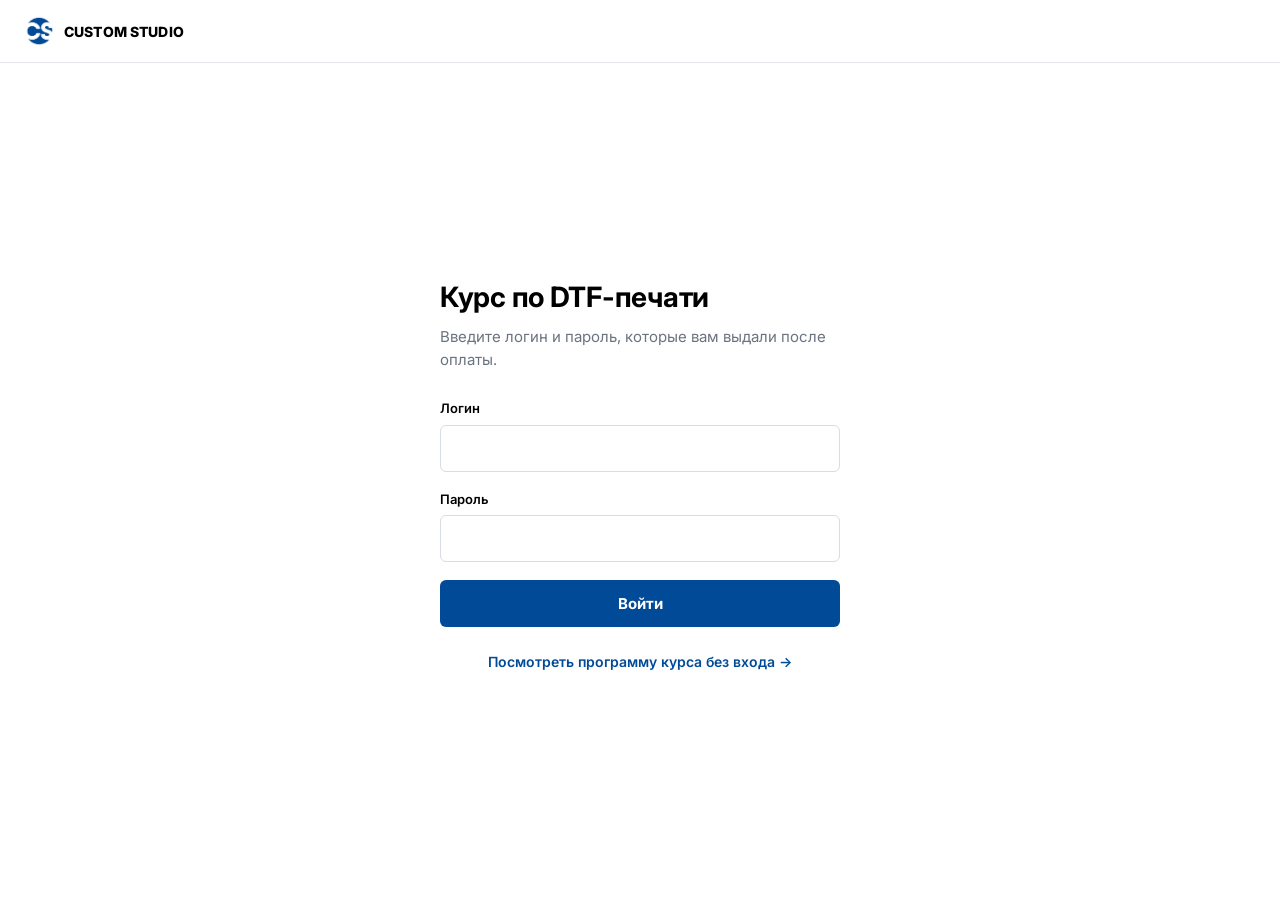
<file: login.html>
<!DOCTYPE html>
<html lang="ru">
<head>
<meta charset="UTF-8">
<meta name="viewport" content="width=device-width, initial-scale=1">
<title>Вход | Custom Studio</title>
<style>

@import url('https://fonts.googleapis.com/css2?family=Inter:wght@400;500;600;700;800&display=swap');
:root {
  --blue: #004A97;
  --blue-dark: #003b78;
  --black: #000000;
  --white: #FFFFFF;
  --blue-light: #E6EEF7;
  --grey: #6B7280;
  --border: #E3E6EB;
}
* { box-sizing: border-box; }
html, body { margin:0; padding:0; background:var(--white); color:var(--black); font-family:'Inter',Arial,sans-serif; line-height:1.5; }
a { color: inherit; }
:focus-visible { outline: 2px solid var(--blue); outline-offset: 2px; }
@media (prefers-reduced-motion: reduce) { * { transition: none !important; } }

.topbar { border-bottom: 1px solid var(--border); padding: 16px 24px; display:flex; align-items:center; justify-content:space-between; position:sticky; top:0; background:var(--white); z-index:20; }
.logo-link { display:flex; align-items:center; gap:10px; text-decoration:none; }
.logo-mark { width: 30px; height: 30px; display:block; }
.logo-word { font-weight:800; font-size:14px; text-transform:uppercase; letter-spacing:0.01em; color:var(--black); }

.pill { padding:6px 12px; border-radius:20px; font-size:12px; font-weight:700; }
.pill.demo { background: var(--blue-light); color: var(--blue); }
.pill.member { background:#E7F5EA; color:#1A7A3A; }
.auth-status { display:flex; align-items:center; gap:12px; font-size:13px; font-weight:600; }

.btn-small { border:1.5px solid var(--blue); color:var(--blue); background:none; padding:7px 14px; border-radius:6px; font-family:'Inter',Arial,sans-serif; font-weight:700; font-size:13px; cursor:pointer; text-decoration:none; display:inline-block; }
.btn-small:hover { background: var(--blue-light); }
.btn-small.solid { background: var(--blue); color: var(--white); }
.btn-small.solid:hover { background: var(--blue-dark); }

.breadcrumbs { max-width: 780px; margin: 0 auto; padding: 20px 24px 0; font-size: 13px; color: var(--grey); display:flex; align-items:center; gap:6px; flex-wrap:wrap; }
.breadcrumbs a { color: var(--grey); text-decoration:none; font-weight:600; }
.breadcrumbs a:hover { color: var(--blue); }
.breadcrumbs .current { color: var(--black); font-weight:600; }
.breadcrumbs .sep { color: #C7CBD2; }


.wrap { min-height: calc(100vh - 64px); display:flex; align-items:center; justify-content:center; padding: 24px; }
.card { width: 100%; max-width: 400px; }
h1 { font-size: 28px; font-weight: 700; margin: 0 0 8px; letter-spacing: -0.01em; }
.sub { color: var(--grey); font-size: 15px; margin: 0 0 28px; }
label { display:block; font-size: 13px; font-weight: 600; margin-bottom: 6px; }
input[type="text"], input[type="password"] { width:100%; border:1.5px solid #D8DCE3; padding:13px 14px; border-radius:6px; font-size:15px; font-family:'Inter',Arial,sans-serif; margin-bottom:18px; }
input:focus { outline:none; border-color: var(--blue); }
.btn { width:100%; background:var(--blue); color:var(--white); border:none; padding:14px; font-family:'Inter',Arial,sans-serif; font-weight:700; font-size:15px; border-radius:6px; cursor:pointer; }
.btn:hover { background: var(--blue-dark); }
.error-msg { display:none; background:#FDECEC; color:#B42318; font-size:13px; font-weight:500; padding:10px 12px; border-radius:6px; margin:-8px 0 18px; }
.error-msg.show { display:block; }
.demo-link { text-align:center; margin-top:24px; font-size:14px; }
.demo-link a { color: var(--blue); font-weight:600; text-decoration:none; }
.demo-link a:hover { text-decoration:underline; }
</style>
</head>
<body>

<div class="topbar">
  <a href="index.html" class="logo-link">
    <span class="logo-mark"><img src="[data-uri]" alt="Custom Studio" style="width:100%;height:100%;object-fit:contain;"></span>
    <span class="logo-word">Custom Studio</span>
  </a>
</div>

<div class="wrap">
  <div class="card">
    <h1>Курс по DTF-печати</h1>
    <p class="sub">Введите логин и пароль, которые вам выдали после оплаты.</p>

    <form id="loginForm" autocomplete="off">
      <label for="login">Логин</label>
      <input type="text" id="login" name="login" autocomplete="username" required>
      <label for="password">Пароль</label>
      <input type="password" id="password" name="password" autocomplete="current-password" required>
      <p class="error-msg" id="errorMsg">Неверный логин или пароль. Проверьте данные и попробуйте ещё раз.</p>
      <button type="submit" class="btn">Войти</button>
    </form>

    <p class="demo-link"><a href="course.html">Посмотреть программу курса без входа →</a></p>
  </div>
</div>

<script>
const VALID_CREDENTIALS = [
  { login: "student001", password: "xaji0y6d", tier: "standard", access: { type: "chapters", chapters: [0,1,4] } },
  { login: "student002", password: "pbhsahxt", tier: "standard", access: { type: "chapters", chapters: [0,1,4] } },
  { login: "student003", password: "hv3a3zmf", tier: "standard", access: { type: "chapters", chapters: [0,1,4] } },
  { login: "student004", password: "8mdd4v30", tier: "standard", access: { type: "chapters", chapters: [0,1,4] } },
  { login: "student005", password: "t9nt3w5u", tier: "standard", access: { type: "chapters", chapters: [0,1,4] } },
  { login: "student006", password: "zbikcidk", tier: "standard", access: { type: "chapters", chapters: [0,1,4] } },
  { login: "student007", password: "wnnhj7xv", tier: "standard", access: { type: "chapters", chapters: [0,1,4] } },
  { login: "student008", password: "g0fn9xuy", tier: "standard", access: { type: "chapters", chapters: [0,1,4] } },
  { login: "student009", password: "41ibljh7", tier: "standard", access: { type: "chapters", chapters: [0,1,4] } },
  { login: "student010", password: "5lxo6qji", tier: "standard", access: { type: "chapters", chapters: [0,1,4] } },
  { login: "student011", password: "ujv6oh9s", tier: "standard", access: { type: "chapters", chapters: [0,1,4] } },
  { login: "student012", password: "dbdw2pcn", tier: "standard", access: { type: "chapters", chapters: [0,1,4] } },
  { login: "student013", password: "9t84azyt", tier: "standard", access: { type: "chapters", chapters: [0,1,4] } },
  { login: "student014", password: "jxepq85j", tier: "standard", access: { type: "chapters", chapters: [0,1,4] } },
  { login: "student015", password: "sg65kxvf", tier: "standard", access: { type: "chapters", chapters: [0,1,4] } },
  { login: "student016", password: "1t2tala7", tier: "standard", access: { type: "chapters", chapters: [0,1,4] } },
  { login: "student017", password: "53lc58dr", tier: "standard", access: { type: "chapters", chapters: [0,1,4] } },
  { login: "student018", password: "c11ertj5", tier: "standard", access: { type: "chapters", chapters: [0,1,4] } },
  { login: "student019", password: "pht0hl9x", tier: "standard", access: { type: "chapters", chapters: [0,1,4] } },
  { login: "student020", password: "pseimvih", tier: "standard", access: { type: "chapters", chapters: [0,1,4] } },
  { login: "student021", password: "cwi64ciy", tier: "standard", access: { type: "chapters", chapters: [0,1,4] } },
  { login: "student022", password: "he7ur23g", tier: "standard", access: { type: "chapters", chapters: [0,1,4] } },
  { login: "student023", password: "dppq0y9d", tier: "standard", access: { type: "chapters", chapters: [0,1,4] } },
  { login: "student024", password: "om5igqpk", tier: "standard", access: { type: "chapters", chapters: [0,1,4] } },
  { login: "student025", password: "i7p5tb94", tier: "standard", access: { type: "chapters", chapters: [0,1,4] } },
  { login: "student026", password: "874frhoc", tier: "standard", access: { type: "chapters", chapters: [0,1,4] } },
  { login: "student027", password: "n9j2qp89", tier: "standard", access: { type: "chapters", chapters: [0,1,4] } },
  { login: "student028", password: "uzfk8ut0", tier: "standard", access: { type: "chapters", chapters: [0,1,4] } },
  { login: "student029", password: "cvs4f8cg", tier: "standard", access: { type: "chapters", chapters: [0,1,4] } },
  { login: "student030", password: "vyie6ivw", tier: "standard", access: { type: "chapters", chapters: [0,1,4] } },
  { login: "student031", password: "pvs7hzio", tier: "profi", access: { type: "chapters", chapters: [0,1,2,3,4,5,6] } },
  { login: "student032", password: "ykl1cq99", tier: "profi", access: { type: "chapters", chapters: [0,1,2,3,4,5,6] } },
  { login: "student033", password: "chj755nf", tier: "profi", access: { type: "chapters", chapters: [0,1,2,3,4,5,6] } },
  { login: "student034", password: "4zw9xa3k", tier: "profi", access: { type: "chapters", chapters: [0,1,2,3,4,5,6] } },
  { login: "student035", password: "x7eedtjv", tier: "profi", access: { type: "chapters", chapters: [0,1,2,3,4,5,6] } },
  { login: "student036", password: "zhwjr64d", tier: "profi", access: { type: "chapters", chapters: [0,1,2,3,4,5,6] } },
  { login: "student037", password: "pja1wj0t", tier: "profi", access: { type: "chapters", chapters: [0,1,2,3,4,5,6] } },
  { login: "student038", password: "pac56t4u", tier: "profi", access: { type: "chapters", chapters: [0,1,2,3,4,5,6] } },
  { login: "student039", password: "fel6246h", tier: "profi", access: { type: "chapters", chapters: [0,1,2,3,4,5,6] } },
  { login: "student040", password: "id25owf7", tier: "profi", access: { type: "chapters", chapters: [0,1,2,3,4,5,6] } },
  { login: "student041", password: "5935a0l7", tier: "profi", access: { type: "chapters", chapters: [0,1,2,3,4,5,6] } },
  { login: "student042", password: "253j2d54", tier: "profi", access: { type: "chapters", chapters: [0,1,2,3,4,5,6] } },
  { login: "student043", password: "i3qk2iag", tier: "profi", access: { type: "chapters", chapters: [0,1,2,3,4,5,6] } },
  { login: "student044", password: "l58kxo9t", tier: "profi", access: { type: "chapters", chapters: [0,1,2,3,4,5,6] } },
  { login: "student045", password: "7e8g8jdp", tier: "profi", access: { type: "chapters", chapters: [0,1,2,3,4,5,6] } },
  { login: "student046", password: "0lvsnujz", tier: "profi", access: { type: "chapters", chapters: [0,1,2,3,4,5,6] } },
  { login: "student047", password: "a7tz0ync", tier: "profi", access: { type: "chapters", chapters: [0,1,2,3,4,5,6] } },
  { login: "student048", password: "xll4zklo", tier: "profi", access: { type: "chapters", chapters: [0,1,2,3,4,5,6] } },
  { login: "student049", password: "okep7y6w", tier: "profi", access: { type: "chapters", chapters: [0,1,2,3,4,5,6] } },
  { login: "student050", password: "ktakpuxq", tier: "profi", access: { type: "chapters", chapters: [0,1,2,3,4,5,6] } },
  { login: "student051", password: "phr62gds", tier: "profi", access: { type: "chapters", chapters: [0,1,2,3,4,5,6] } },
  { login: "student052", password: "wm31yiha", tier: "profi", access: { type: "chapters", chapters: [0,1,2,3,4,5,6] } },
  { login: "student053", password: "ir4cowgz", tier: "profi", access: { type: "chapters", chapters: [0,1,2,3,4,5,6] } },
  { login: "student054", password: "rixa11dp", tier: "profi", access: { type: "chapters", chapters: [0,1,2,3,4,5,6] } },
  { login: "student055", password: "g8sbi4q2", tier: "profi", access: { type: "chapters", chapters: [0,1,2,3,4,5,6] } },
  { login: "student056", password: "y9v86wzs", tier: "profi", access: { type: "chapters", chapters: [0,1,2,3,4,5,6] } },
  { login: "student057", password: "3t60rjiw", tier: "profi", access: { type: "chapters", chapters: [0,1,2,3,4,5,6] } },
  { login: "student058", password: "1swjckjl", tier: "profi", access: { type: "chapters", chapters: [0,1,2,3,4,5,6] } },
  { login: "student059", password: "teiyzcot", tier: "profi", access: { type: "chapters", chapters: [0,1,2,3,4,5,6] } },
  { login: "student060", password: "ohp6vz41", tier: "profi", access: { type: "chapters", chapters: [0,1,2,3,4,5,6] } },
  { login: "student061", password: "nam148p0", tier: "profi", access: { type: "chapters", chapters: [0,1,2,3,4,5,6] } },
  { login: "student062", password: "tvhhpbmy", tier: "profi", access: { type: "chapters", chapters: [0,1,2,3,4,5,6] } },
  { login: "student063", password: "ofqewaou", tier: "profi", access: { type: "chapters", chapters: [0,1,2,3,4,5,6] } },
  { login: "student064", password: "axeqbnhl", tier: "profi", access: { type: "chapters", chapters: [0,1,2,3,4,5,6] } },
  { login: "student065", password: "1n13jcat", tier: "profi", access: { type: "chapters", chapters: [0,1,2,3,4,5,6] } },
  { login: "student066", password: "9mx2x18h", tier: "profi", access: { type: "chapters", chapters: [0,1,2,3,4,5,6] } },
  { login: "student067", password: "afeyuhz1", tier: "profi", access: { type: "chapters", chapters: [0,1,2,3,4,5,6] } },
  { login: "student068", password: "gv0e38da", tier: "profi", access: { type: "chapters", chapters: [0,1,2,3,4,5,6] } },
  { login: "student069", password: "ly8ozcyw", tier: "profi", access: { type: "chapters", chapters: [0,1,2,3,4,5,6] } },
  { login: "student070", password: "d14ve92m", tier: "profi", access: { type: "chapters", chapters: [0,1,2,3,4,5,6] } },
  { login: "student071", password: "pnsm43d8", tier: "vip", access: { type: "chapters", chapters: [0,1,2,3,4,5,6] } },
  { login: "student072", password: "w3zp08j3", tier: "vip", access: { type: "chapters", chapters: [0,1,2,3,4,5,6] } },
  { login: "student073", password: "trp0j43d", tier: "vip", access: { type: "chapters", chapters: [0,1,2,3,4,5,6] } },
  { login: "student074", password: "5iqvnb4g", tier: "vip", access: { type: "chapters", chapters: [0,1,2,3,4,5,6] } },
  { login: "student075", password: "h2m5zja8", tier: "vip", access: { type: "chapters", chapters: [0,1,2,3,4,5,6] } },
  { login: "student076", password: "dzr1yxr2", tier: "vip", access: { type: "chapters", chapters: [0,1,2,3,4,5,6] } },
  { login: "student077", password: "dhylurtp", tier: "vip", access: { type: "chapters", chapters: [0,1,2,3,4,5,6] } },
  { login: "student078", password: "0lzjjege", tier: "vip", access: { type: "chapters", chapters: [0,1,2,3,4,5,6] } },
  { login: "student079", password: "t1ghr09s", tier: "vip", access: { type: "chapters", chapters: [0,1,2,3,4,5,6] } },
  { login: "student080", password: "kdgigatj", tier: "vip", access: { type: "chapters", chapters: [0,1,2,3,4,5,6] } },
  { login: "student081", password: "9tze5r5u", tier: "vip", access: { type: "chapters", chapters: [0,1,2,3,4,5,6] } },
  { login: "student082", password: "qpgb7r3o", tier: "vip", access: { type: "chapters", chapters: [0,1,2,3,4,5,6] } },
  { login: "student083", password: "cwbfuk9e", tier: "vip", access: { type: "chapters", chapters: [0,1,2,3,4,5,6] } },
  { login: "student084", password: "1v2isqp4", tier: "vip", access: { type: "chapters", chapters: [0,1,2,3,4,5,6] } },
  { login: "student085", password: "9kwv08hh", tier: "vip", access: { type: "chapters", chapters: [0,1,2,3,4,5,6] } },
  { login: "student086", password: "xfgcaqvk", tier: "vip", access: { type: "chapters", chapters: [0,1,2,3,4,5,6] } },
  { login: "student087", password: "izzqy72w", tier: "vip", access: { type: "chapters", chapters: [0,1,2,3,4,5,6] } },
  { login: "student088", password: "x7ptx63c", tier: "vip", access: { type: "chapters", chapters: [0,1,2,3,4,5,6] } },
  { login: "student089", password: "fl0ukeyz", tier: "vip", access: { type: "chapters", chapters: [0,1,2,3,4,5,6] } },
  { login: "student090", password: "7srcbplj", tier: "vip", access: { type: "chapters", chapters: [0,1,2,3,4,5,6] } },
  { login: "student091", password: "d84u89yj", tier: "vip", access: { type: "chapters", chapters: [0,1,2,3,4,5,6] } },
  { login: "student092", password: "b1qx6gvw", tier: "vip", access: { type: "chapters", chapters: [0,1,2,3,4,5,6] } },
  { login: "student093", password: "rdmly4ly", tier: "vip", access: { type: "chapters", chapters: [0,1,2,3,4,5,6] } },
  { login: "student094", password: "k83tqll8", tier: "vip", access: { type: "chapters", chapters: [0,1,2,3,4,5,6] } },
  { login: "student095", password: "os9xtogn", tier: "vip", access: { type: "chapters", chapters: [0,1,2,3,4,5,6] } },
  { login: "student096", password: "1w1ht7pz", tier: "vip", access: { type: "chapters", chapters: [0,1,2,3,4,5,6] } },
  { login: "student097", password: "e9vifttd", tier: "vip", access: { type: "chapters", chapters: [0,1,2,3,4,5,6] } },
  { login: "student098", password: "96qe3rzs", tier: "vip", access: { type: "chapters", chapters: [0,1,2,3,4,5,6] } },
  { login: "student099", password: "j49itn7s", tier: "vip", access: { type: "chapters", chapters: [0,1,2,3,4,5,6] } },
  { login: "student100", password: "55j2o7s3", tier: "vip", access: { type: "chapters", chapters: [0,1,2,3,4,5,6] } },
  { login: "vladimir", password: "EeSPlhlis7Xl", tier: "owner", access: { type: "chapters", chapters: [0,1,2,3,4,5,6] } },
];

// ⚠️ НАСТРОЙКА: та же ссылка, что и в admin.html — чтобы вход видел клиентов,
// добавленных через личный кабинет, без правки кода.
const SCRIPT_URL = 'https://script.google.com/macros/s/AKfycbzaScPuzNsV9DTf_jHU6XPv-XZ44AL9jka2CASO5EN8OQBV2QKllQL1wJYVB8gnBXTN/exec';

if (sessionStorage.getItem('dtf_logged_in') === 'true') {
  window.location.href = 'course.html';
}

const form = document.getElementById('loginForm');
const errorMsg = document.getElementById('errorMsg');
const submitBtn = form.querySelector('.btn');

async function fetchSheetCredentials() {
  if (SCRIPT_URL.startsWith('ВСТАВЬ')) return []; // кабинет ещё не настроен — работаем только со статическим списком
  try {
    const res = await fetch(SCRIPT_URL);
    const rows = await res.json();
    return rows.map(r => ({
      login: r.login,
      password: r.password,
      tier: r.tier,
      access: JSON.parse(r.access)
    }));
  } catch (err) {
    return []; // если таблица недоступна — просто работаем со статическим списком, вход не ломается
  }
}

form.addEventListener('submit', async function (e) {
  e.preventDefault();
  submitBtn.disabled = true;
  submitBtn.textContent = 'Проверка...';

  const sheetCredentials = await fetchSheetCredentials();
  const allCredentials = VALID_CREDENTIALS.concat(sheetCredentials);

  const login = document.getElementById('login').value.trim();
  const password = document.getElementById('password').value.trim();
  const match = allCredentials.find(c => c.login === login && c.password === password);

  submitBtn.disabled = false;
  submitBtn.textContent = 'Войти';

  if (match) {
    sessionStorage.setItem('dtf_logged_in', 'true');
    sessionStorage.setItem('dtf_user', login);
    sessionStorage.setItem('dtf_tier', match.tier);
    sessionStorage.setItem('dtf_access', JSON.stringify(match.access));
    if (match.tier === 'owner') {
      sessionStorage.setItem('dtf_owner', 'true');
      window.location.href = 'admin.html';
    } else {
      window.location.href = 'course.html';
    }
  } else {
    errorMsg.classList.add('show');
  }
});
</script>

</body>

</html>
</file>
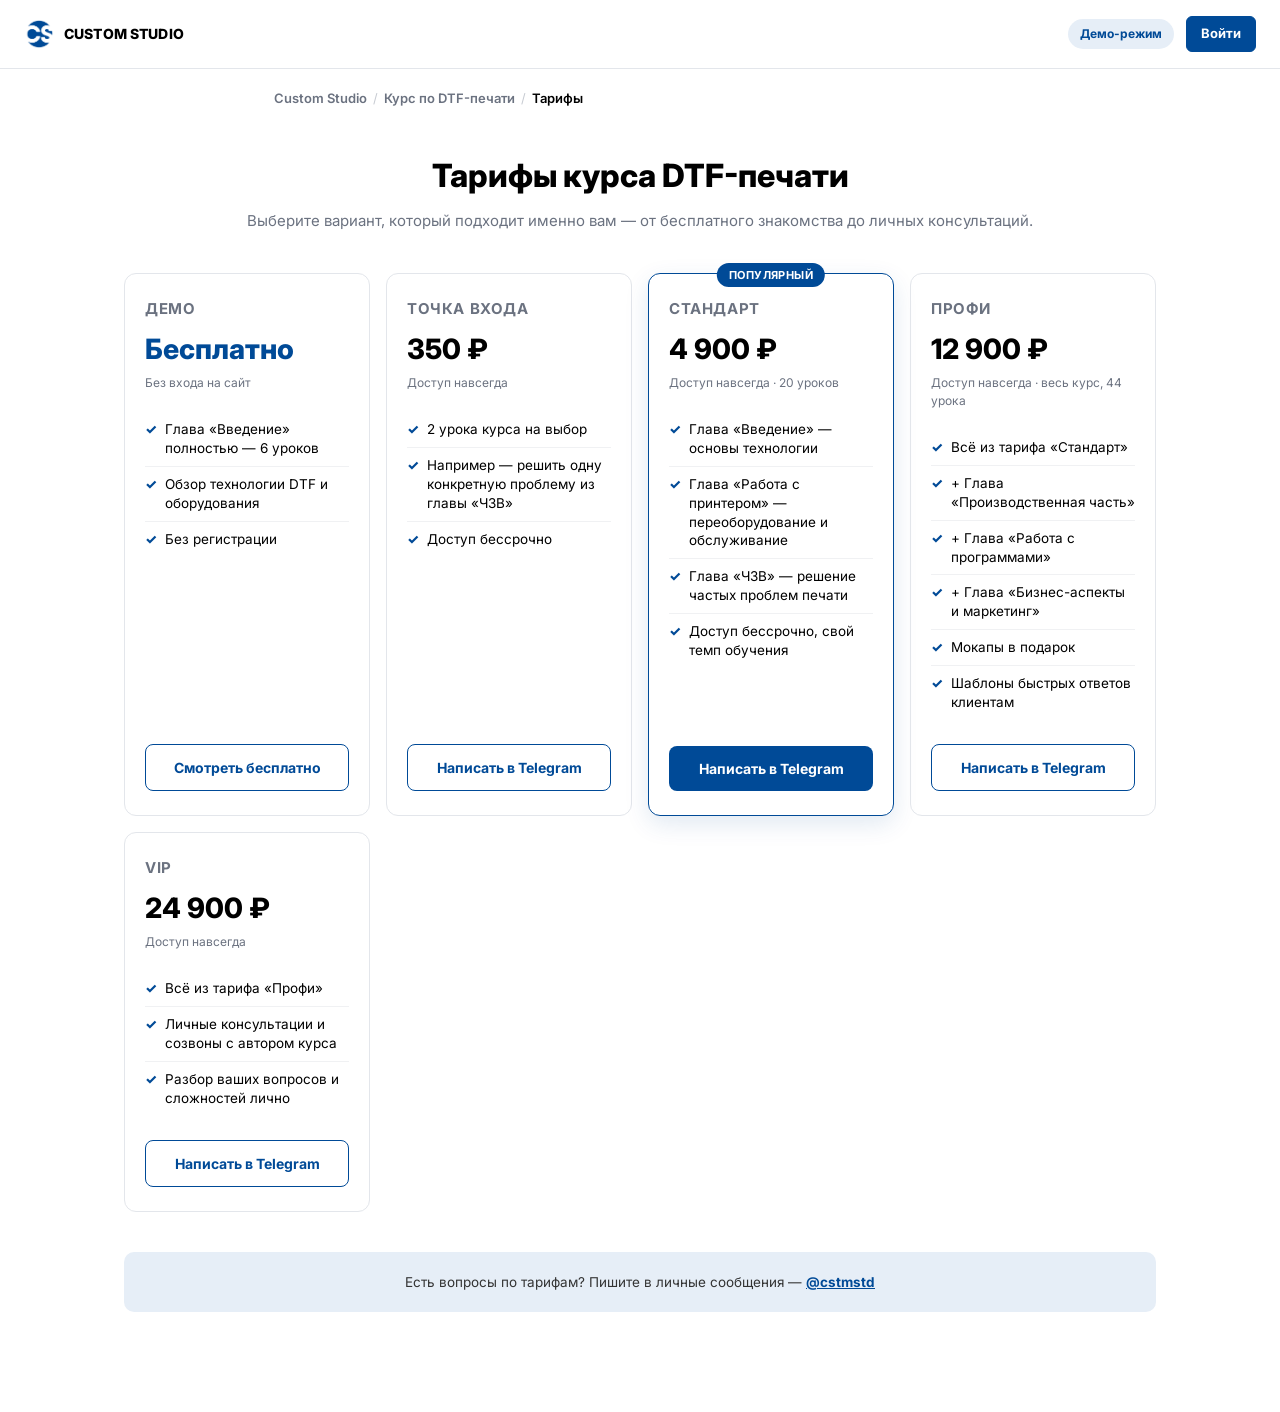
<file: pricing.html>
<!DOCTYPE html>
<html lang="ru">
<head>
<meta charset="UTF-8">
<meta name="viewport" content="width=device-width, initial-scale=1">
<title>Тарифы | Курс по DTF-печати | Custom Studio</title>
<style>

@import url('https://fonts.googleapis.com/css2?family=Inter:wght@400;500;600;700;800&display=swap');
:root {
  --blue: #004A97;
  --blue-dark: #003b78;
  --black: #000000;
  --white: #FFFFFF;
  --blue-light: #E6EEF7;
  --grey: #6B7280;
  --border: #E3E6EB;
}
* { box-sizing: border-box; }
html, body { margin:0; padding:0; background:var(--white); color:var(--black); font-family:'Inter',Arial,sans-serif; line-height:1.5; }
a { color: inherit; }
:focus-visible { outline: 2px solid var(--blue); outline-offset: 2px; }
@media (prefers-reduced-motion: reduce) { * { transition: none !important; } }

.topbar { border-bottom: 1px solid var(--border); padding: 16px 24px; display:flex; align-items:center; justify-content:space-between; position:sticky; top:0; background:var(--white); z-index:20; }
.logo-link { display:flex; align-items:center; gap:10px; text-decoration:none; }
.logo-mark { width: 30px; height: 30px; display:block; }
.logo-word { font-weight:800; font-size:14px; text-transform:uppercase; letter-spacing:0.01em; color:var(--black); }

.pill { padding:6px 12px; border-radius:20px; font-size:12px; font-weight:700; }
.pill.demo { background: var(--blue-light); color: var(--blue); }
.pill.member { background:#E7F5EA; color:#1A7A3A; }
.auth-status { display:flex; align-items:center; gap:12px; font-size:13px; font-weight:600; }

.btn-small { border:1.5px solid var(--blue); color:var(--blue); background:none; padding:7px 14px; border-radius:6px; font-family:'Inter',Arial,sans-serif; font-weight:700; font-size:13px; cursor:pointer; text-decoration:none; display:inline-block; }
.btn-small:hover { background: var(--blue-light); }
.btn-small.solid { background: var(--blue); color: var(--white); }
.btn-small.solid:hover { background: var(--blue-dark); }

.breadcrumbs { max-width: 780px; margin: 0 auto; padding: 20px 24px 0; font-size: 13px; color: var(--grey); display:flex; align-items:center; gap:6px; flex-wrap:wrap; }
.breadcrumbs a { color: var(--grey); text-decoration:none; font-weight:600; }
.breadcrumbs a:hover { color: var(--blue); }
.breadcrumbs .current { color: var(--black); font-weight:600; }
.breadcrumbs .sep { color: #C7CBD2; }


.shell { max-width: 1080px; margin: 0 auto; padding: 24px 24px 100px; }
.hero { text-align:center; margin: 20px 0 40px; }
.hero h1 { font-size: 32px; font-weight: 800; margin: 0 0 10px; }
.hero p { color: var(--grey); font-size: 15px; margin: 0; }

.tier-grid { display: grid; grid-template-columns: repeat(auto-fit, minmax(220px, 1fr)); gap: 16px; align-items: stretch; }

.tier-card { border: 1.5px solid var(--border); border-radius: 12px; padding: 24px 20px; display:flex; flex-direction:column; position: relative; }
.tier-card.popular { border-color: var(--blue); box-shadow: 0 8px 24px rgba(0,74,151,0.12); }
.popular-badge { position:absolute; top:-11px; left:50%; transform:translateX(-50%); background:var(--blue); color:var(--white); font-size:11px; font-weight:700; text-transform:uppercase; letter-spacing:0.04em; padding:4px 12px; border-radius:20px; }

.tier-name { font-size: 15px; font-weight: 700; color: var(--grey); text-transform:uppercase; letter-spacing:0.04em; margin-bottom: 8px; }
.tier-price { font-size: 28px; font-weight: 800; margin-bottom: 4px; }
.tier-price .free { color: var(--blue); }
.tier-note { font-size: 12px; color: var(--grey); margin-bottom: 20px; }

.tier-features { list-style:none; margin: 0 0 24px; padding:0; flex: 1; }
.tier-features li { display:flex; gap:8px; align-items:flex-start; font-size: 13.5px; padding: 8px 0; border-bottom: 1px solid #F0F1F3; line-height:1.4; }
.tier-features li:last-child { border-bottom: none; }
.tier-features .check { color: var(--blue); font-weight: 800; flex-shrink:0; }

.tier-cta { display:block; text-align:center; padding: 12px; border-radius: 8px; font-weight: 700; font-size: 14px; text-decoration:none; }
.tier-cta.solid { background: var(--blue); color: var(--white); }
.tier-cta.solid:hover { background: var(--blue-dark); }
.tier-cta.outline { border: 1.5px solid var(--blue); color: var(--blue); }
.tier-cta.outline:hover { background: var(--blue-light); }

.note-block { margin-top: 40px; background: var(--blue-light); border-radius: 10px; padding: 20px 24px; font-size: 13.5px; color: #333; text-align:center; }
</style>
</head>
<body>

<div class="topbar">
  <a href="index.html" class="logo-link">
    <span class="logo-mark"><img src="[data-uri]" alt="Custom Studio" style="width:100%;height:100%;object-fit:contain;"></span>
    <span class="logo-word">Custom Studio</span>
  </a>
  <div class="auth-status" id="authStatus"></div>
</div>

<div class="breadcrumbs">
  <a href="index.html">Custom Studio</a>
  <span class="sep">/</span>
  <a href="about.html">Курс по DTF-печати</a>
  <span class="sep">/</span>
  <span class="current">Тарифы</span>
</div>

<div class="shell">
  <div class="hero">
    <h1>Тарифы курса DTF-печати</h1>
    <p>Выберите вариант, который подходит именно вам — от бесплатного знакомства до личных консультаций.</p>
  </div>

  <div class="tier-grid">

    <div class="tier-card">
      <div class="tier-name">Демо</div>
      <div class="tier-price"><span class="free">Бесплатно</span></div>
      <div class="tier-note">Без входа на сайт</div>
      <ul class="tier-features">
        <li><span class="check">✓</span> Глава «Введение» полностью — 6 уроков</li>
        <li><span class="check">✓</span> Обзор технологии DTF и оборудования</li>
        <li><span class="check">✓</span> Без регистрации</li>
      </ul>
      <a href="about.html" class="tier-cta outline">Смотреть бесплатно</a>
    </div>

    <div class="tier-card">
      <div class="tier-name">Точка входа</div>
      <div class="tier-price">350 ₽</div>
      <div class="tier-note">Доступ навсегда</div>
      <ul class="tier-features">
        <li><span class="check">✓</span> 2 урока курса на выбор</li>
        <li><span class="check">✓</span> Например — решить одну конкретную проблему из главы «ЧЗВ»</li>
        <li><span class="check">✓</span> Доступ бессрочно</li>
      </ul>
      <a href="https://t.me/cstmstd" target="_blank" rel="noopener" class="tier-cta outline">Написать в Telegram</a>
    </div>

    <div class="tier-card popular">
      <div class="popular-badge">Популярный</div>
      <div class="tier-name">Стандарт</div>
      <div class="tier-price">4 900 ₽</div>
      <div class="tier-note">Доступ навсегда · 20 уроков</div>
      <ul class="tier-features">
        <li><span class="check">✓</span> Глава «Введение» — основы технологии</li>
        <li><span class="check">✓</span> Глава «Работа с принтером» — переоборудование и обслуживание</li>
        <li><span class="check">✓</span> Глава «ЧЗВ» — решение частых проблем печати</li>
        <li><span class="check">✓</span> Доступ бессрочно, свой темп обучения</li>
      </ul>
      <a href="https://t.me/cstmstd" target="_blank" rel="noopener" class="tier-cta solid">Написать в Telegram</a>
    </div>

    <div class="tier-card">
      <div class="tier-name">Профи</div>
      <div class="tier-price">12 900 ₽</div>
      <div class="tier-note">Доступ навсегда · весь курс, 44 урока</div>
      <ul class="tier-features">
        <li><span class="check">✓</span> Всё из тарифа «Стандарт»</li>
        <li><span class="check">✓</span> + Глава «Производственная часть»</li>
        <li><span class="check">✓</span> + Глава «Работа с программами»</li>
        <li><span class="check">✓</span> + Глава «Бизнес-аспекты и маркетинг»</li>
        <li><span class="check">✓</span> Мокапы в подарок</li>
        <li><span class="check">✓</span> Шаблоны быстрых ответов клиентам</li>
      </ul>
      <a href="https://t.me/cstmstd" target="_blank" rel="noopener" class="tier-cta outline">Написать в Telegram</a>
    </div>

    <div class="tier-card">
      <div class="tier-name">VIP</div>
      <div class="tier-price">24 900 ₽</div>
      <div class="tier-note">Доступ навсегда</div>
      <ul class="tier-features">
        <li><span class="check">✓</span> Всё из тарифа «Профи»</li>
        <li><span class="check">✓</span> Личные консультации и созвоны с автором курса</li>
        <li><span class="check">✓</span> Разбор ваших вопросов и сложностей лично</li>
      </ul>
      <a href="https://t.me/cstmstd" target="_blank" rel="noopener" class="tier-cta outline">Написать в Telegram</a>
    </div>

  </div>

  <div class="note-block">
    Есть вопросы по тарифам? Пишите в личные сообщения — <a href="https://t.me/cstmstd" target="_blank" rel="noopener" style="color:var(--blue); font-weight:700;">@cstmstd</a>
  </div>
</div>

<script>
const isLoggedIn = sessionStorage.getItem('dtf_logged_in') === 'true';
const authStatus = document.getElementById('authStatus');
authStatus.innerHTML = isLoggedIn
  ? '<span class="pill member">Вы вошли</span><button class="btn-small" id="logoutBtn">Выйти</button>'
  : '<span class="pill demo">Демо-режим</span><a href="login.html" class="btn-small solid">Войти</a>';
setTimeout(() => {
  const btn = document.getElementById('logoutBtn');
  if (btn) btn.addEventListener('click', () => {
    sessionStorage.removeItem('dtf_logged_in');
    sessionStorage.removeItem('dtf_user');
    window.location.reload();
  });
}, 0);
</script>

</body>
</html>
</file>
